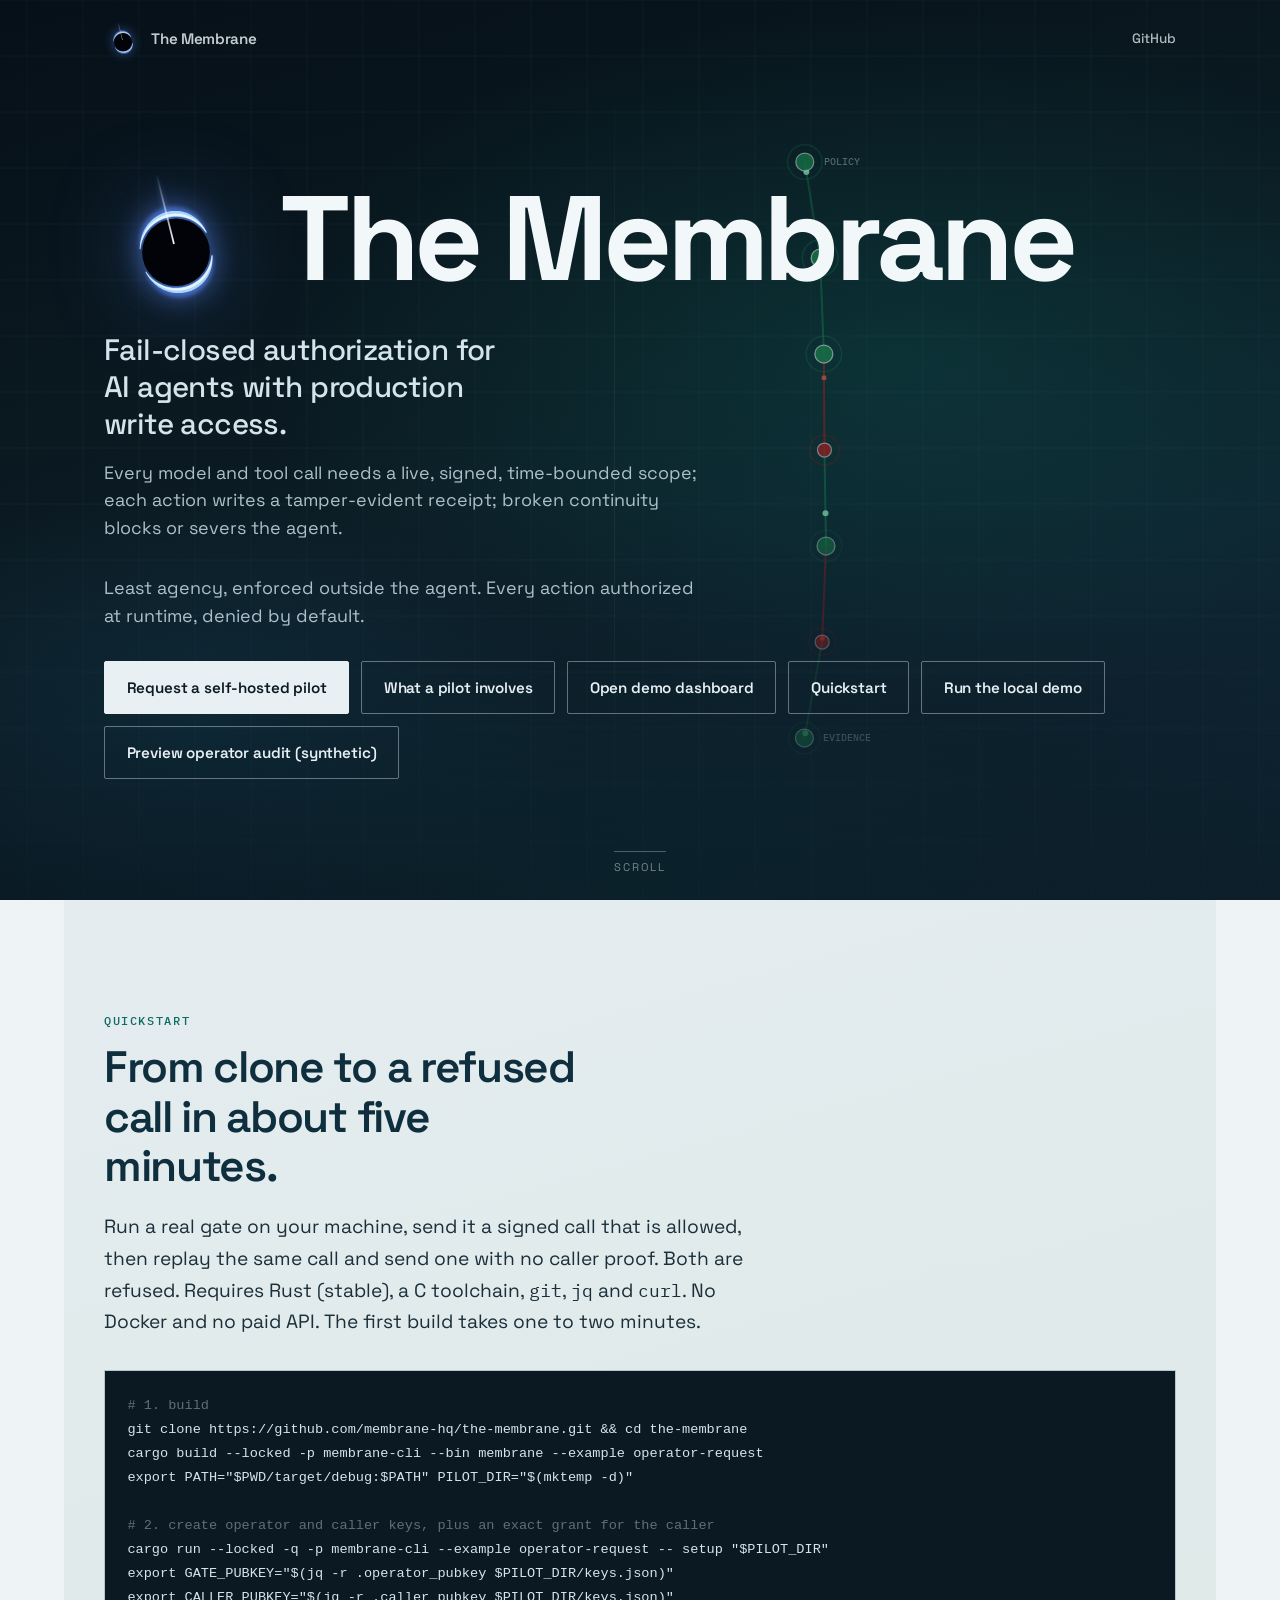
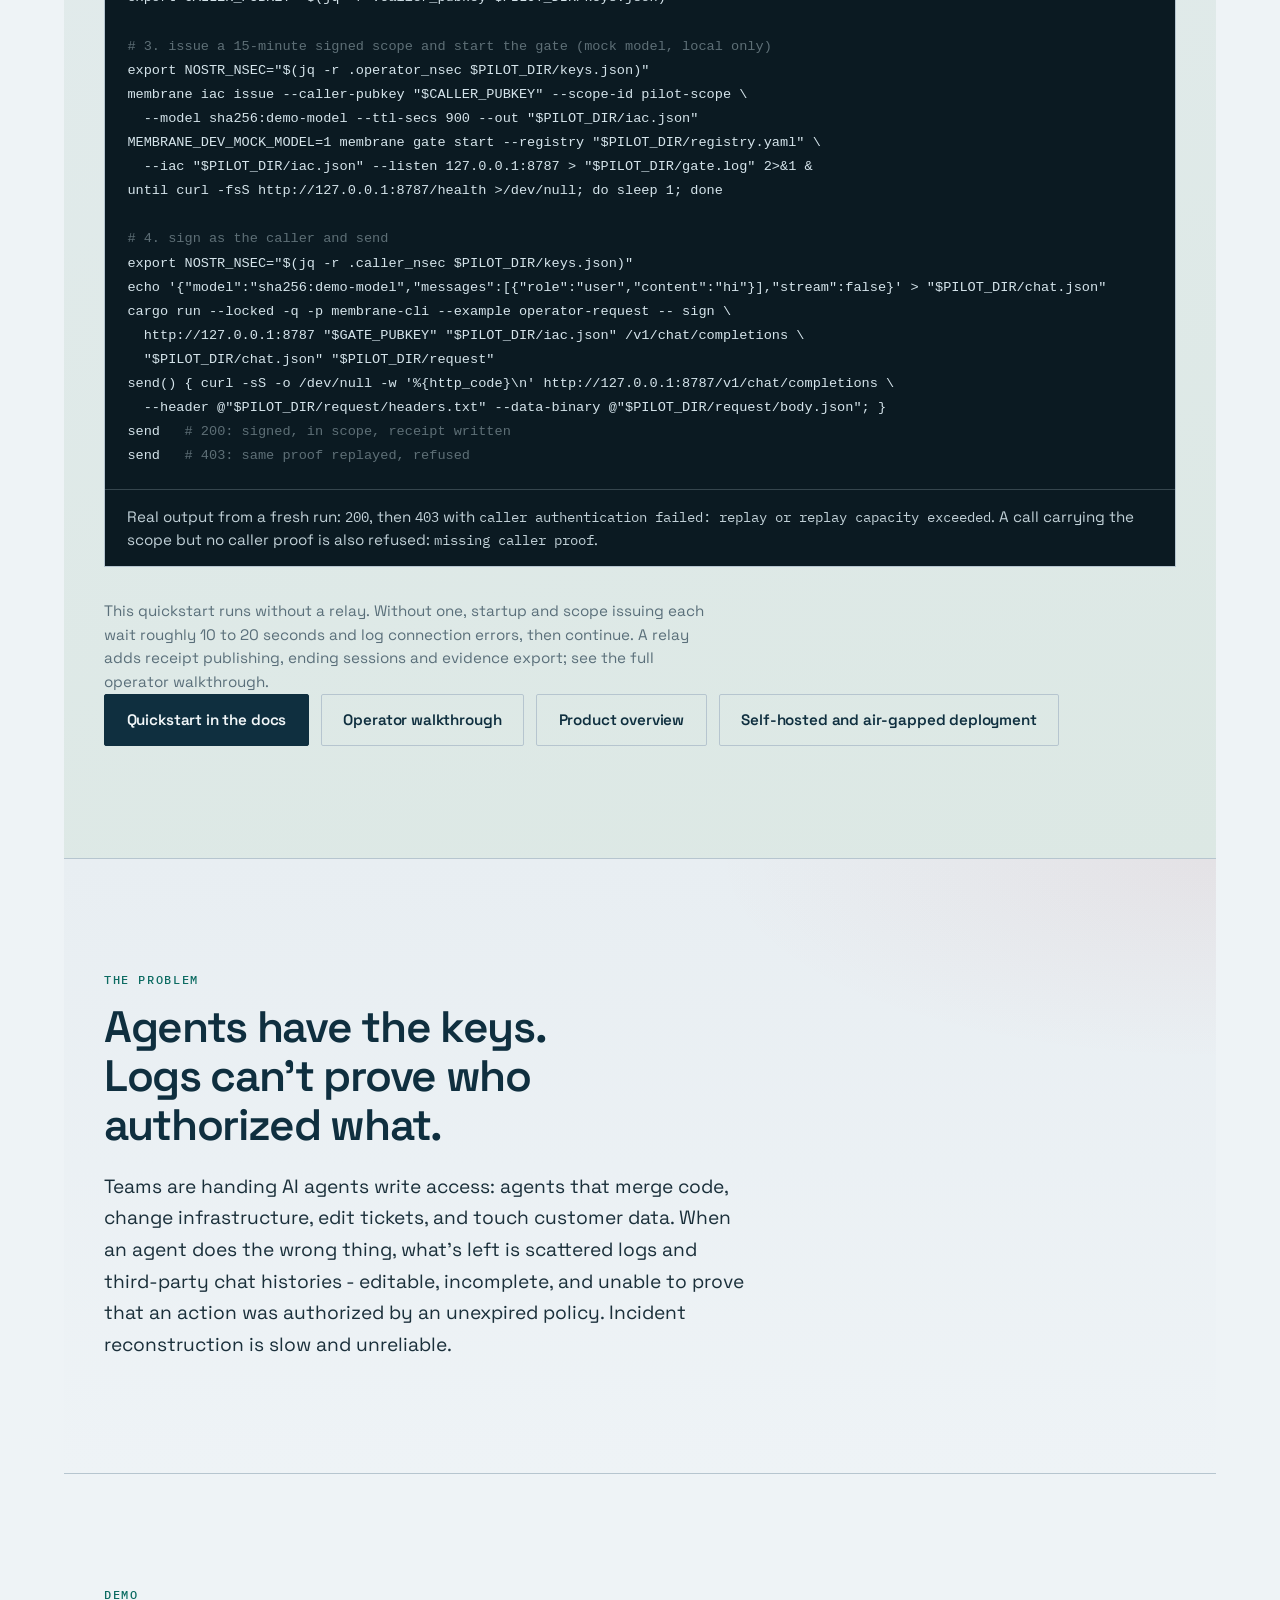
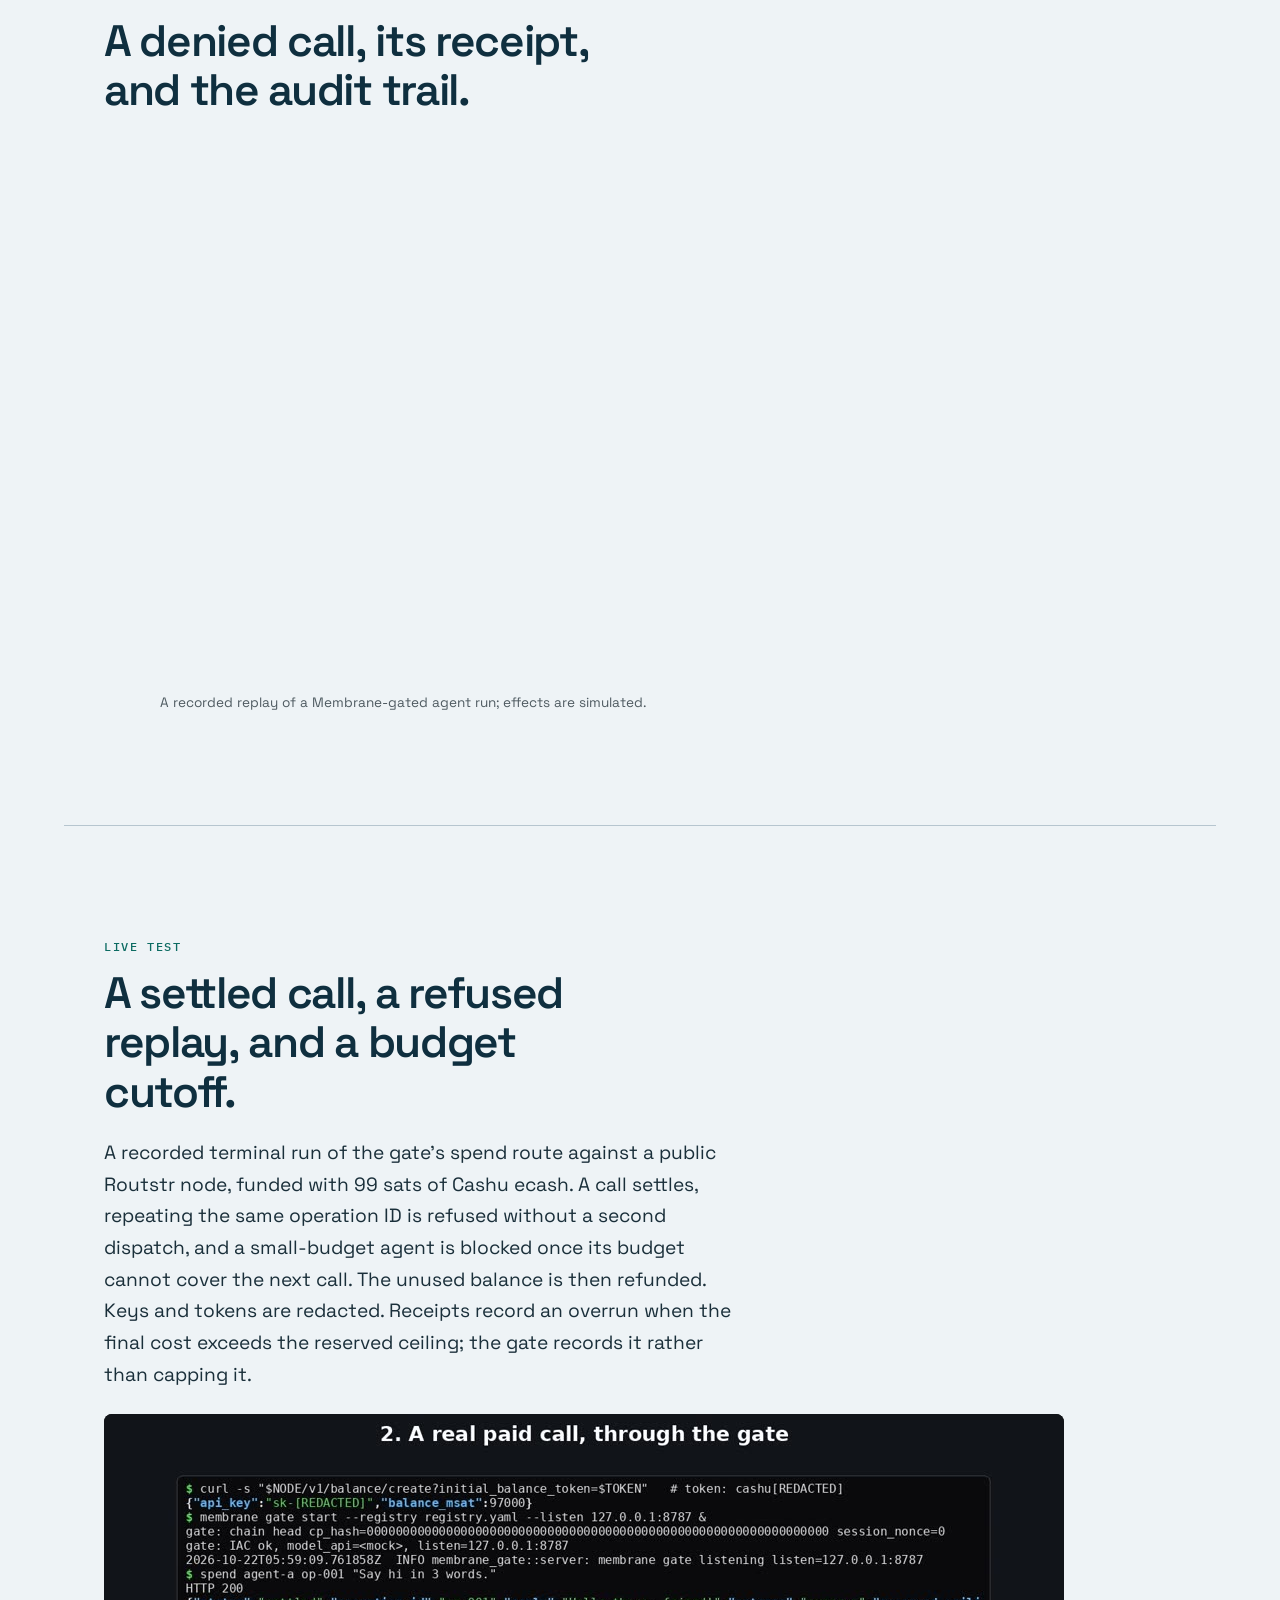
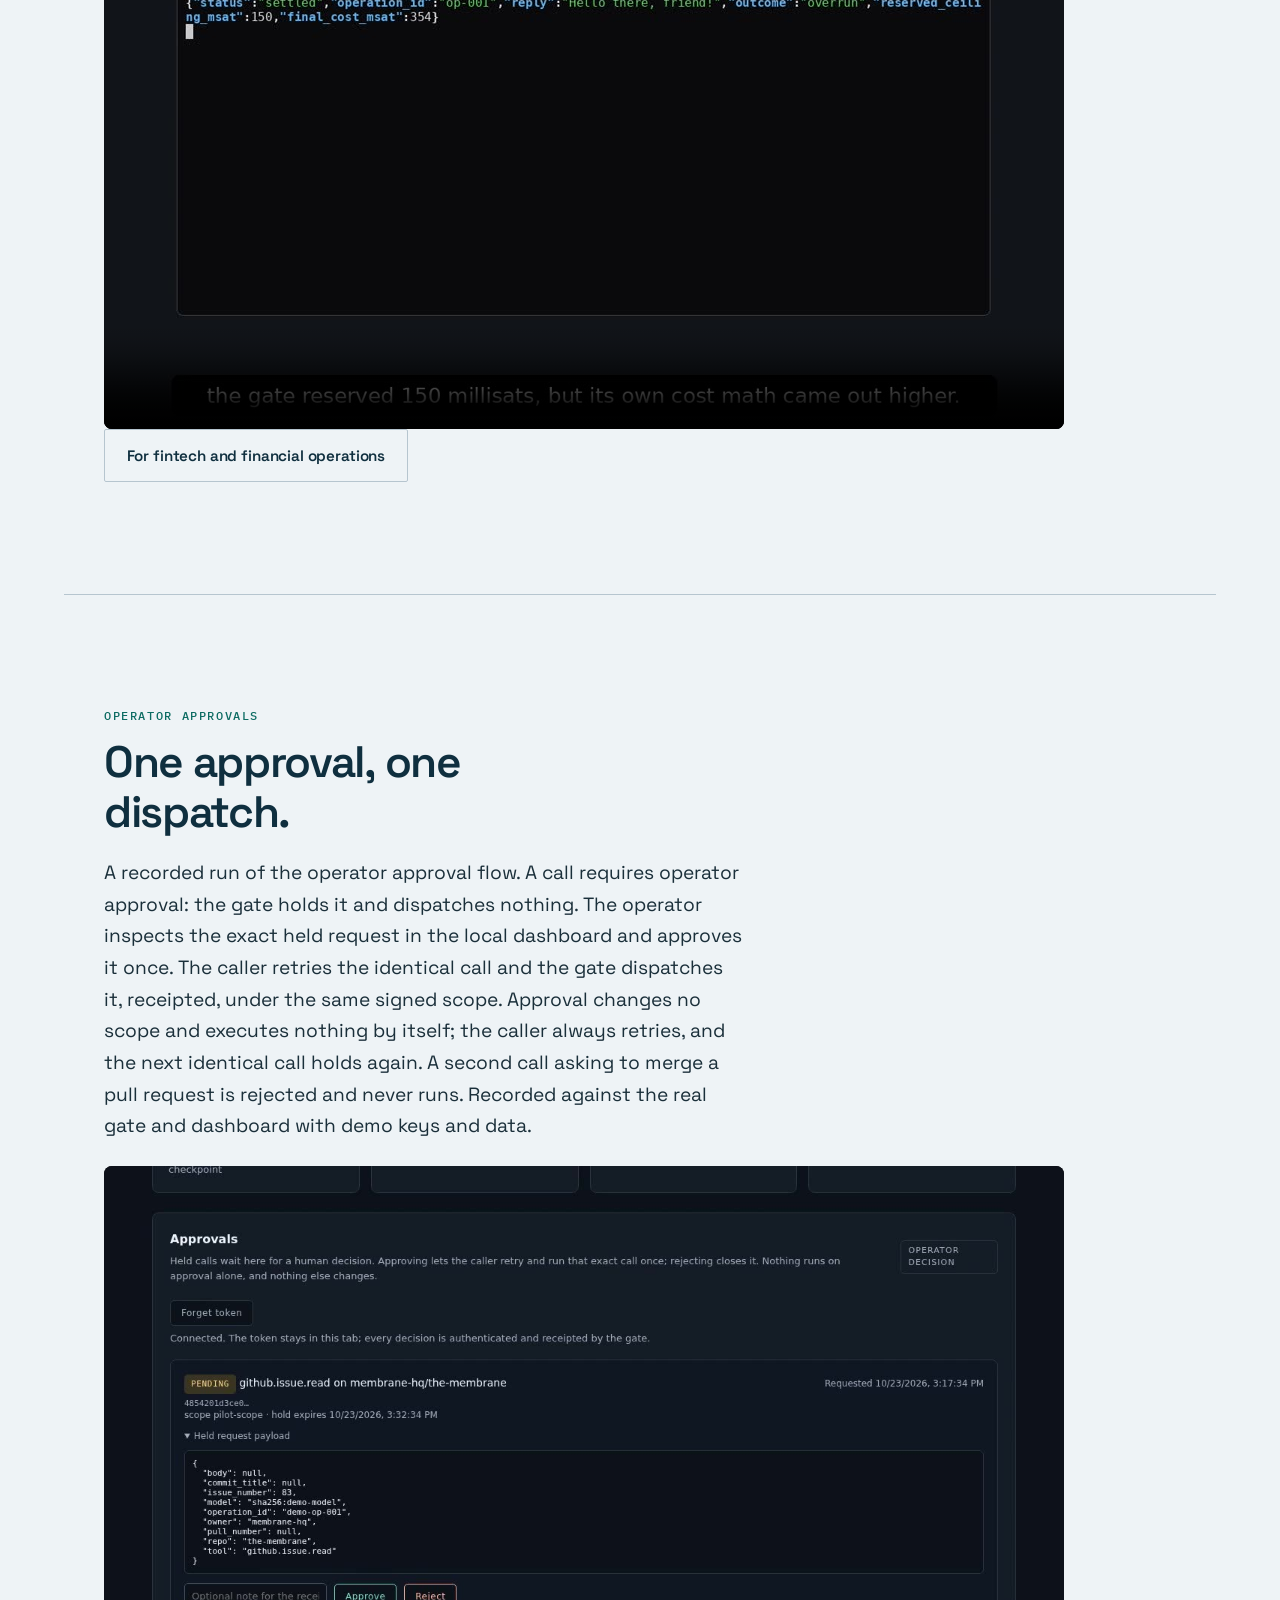
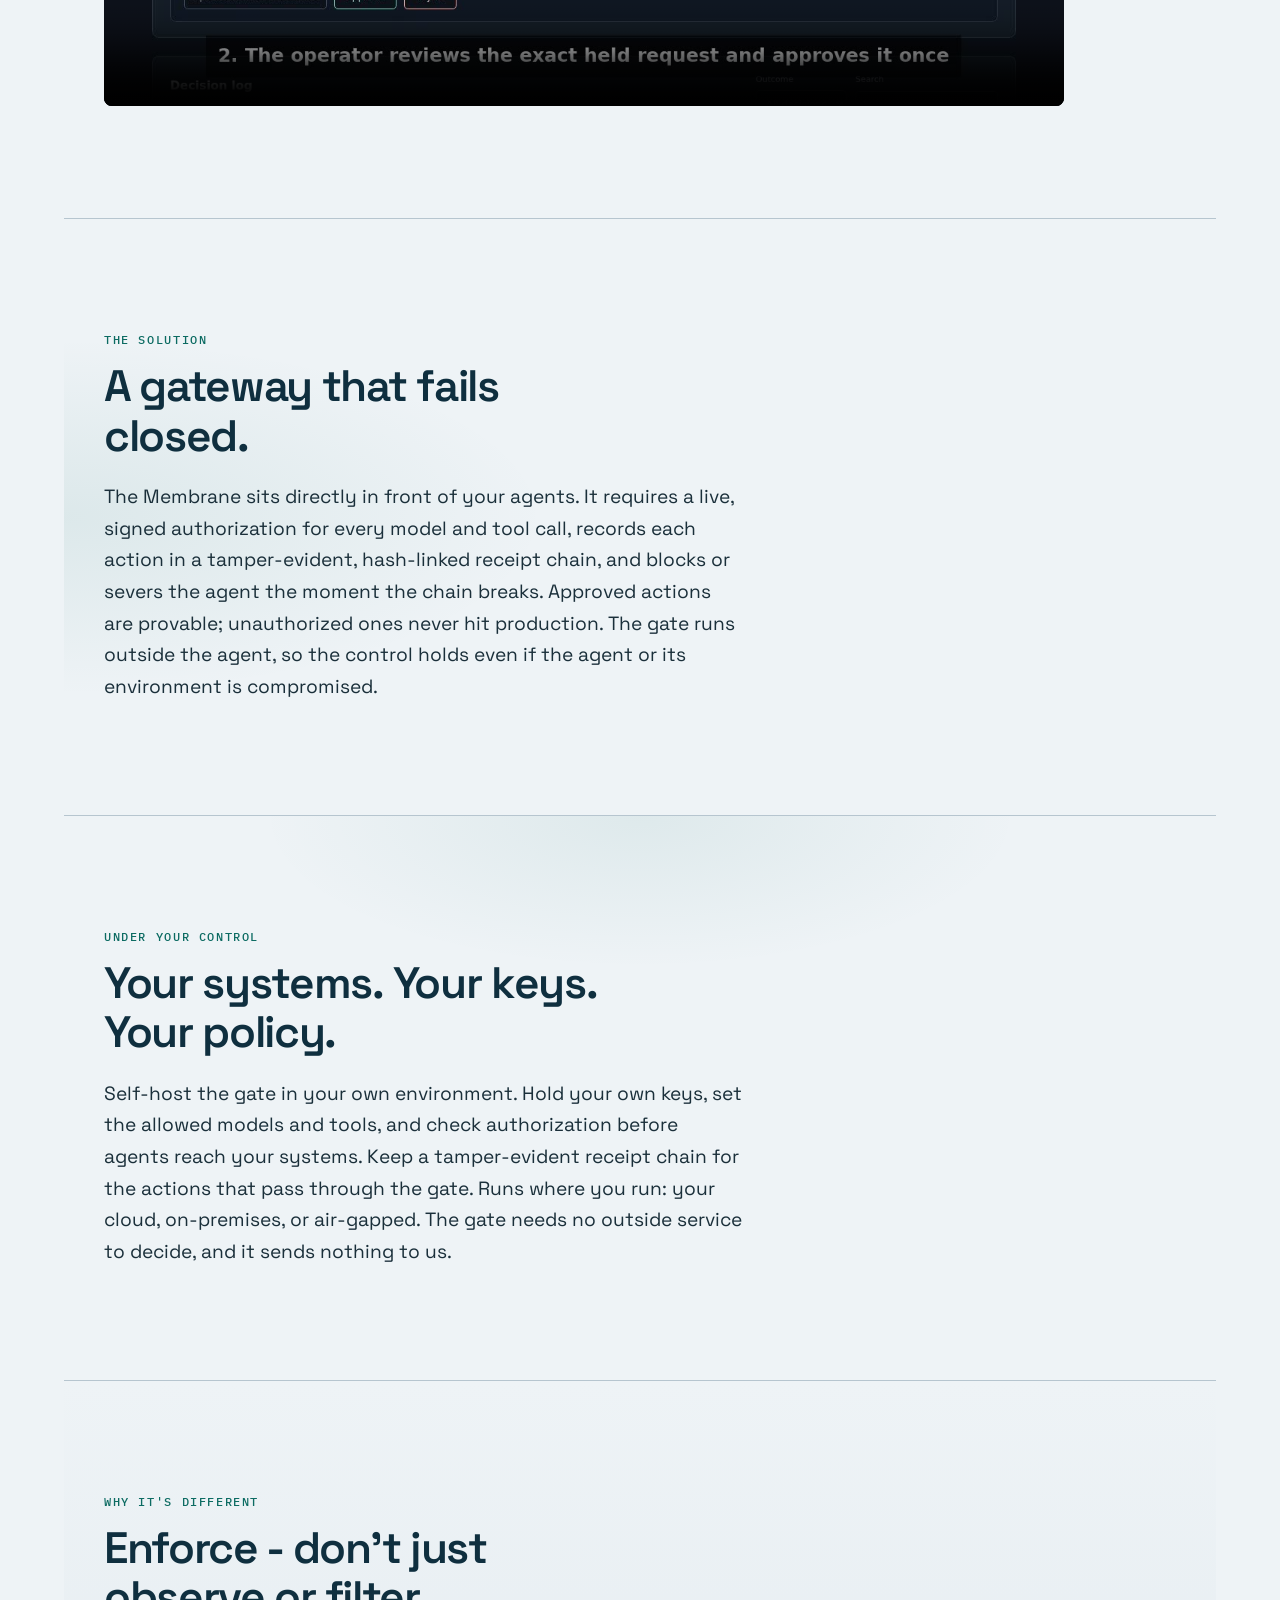
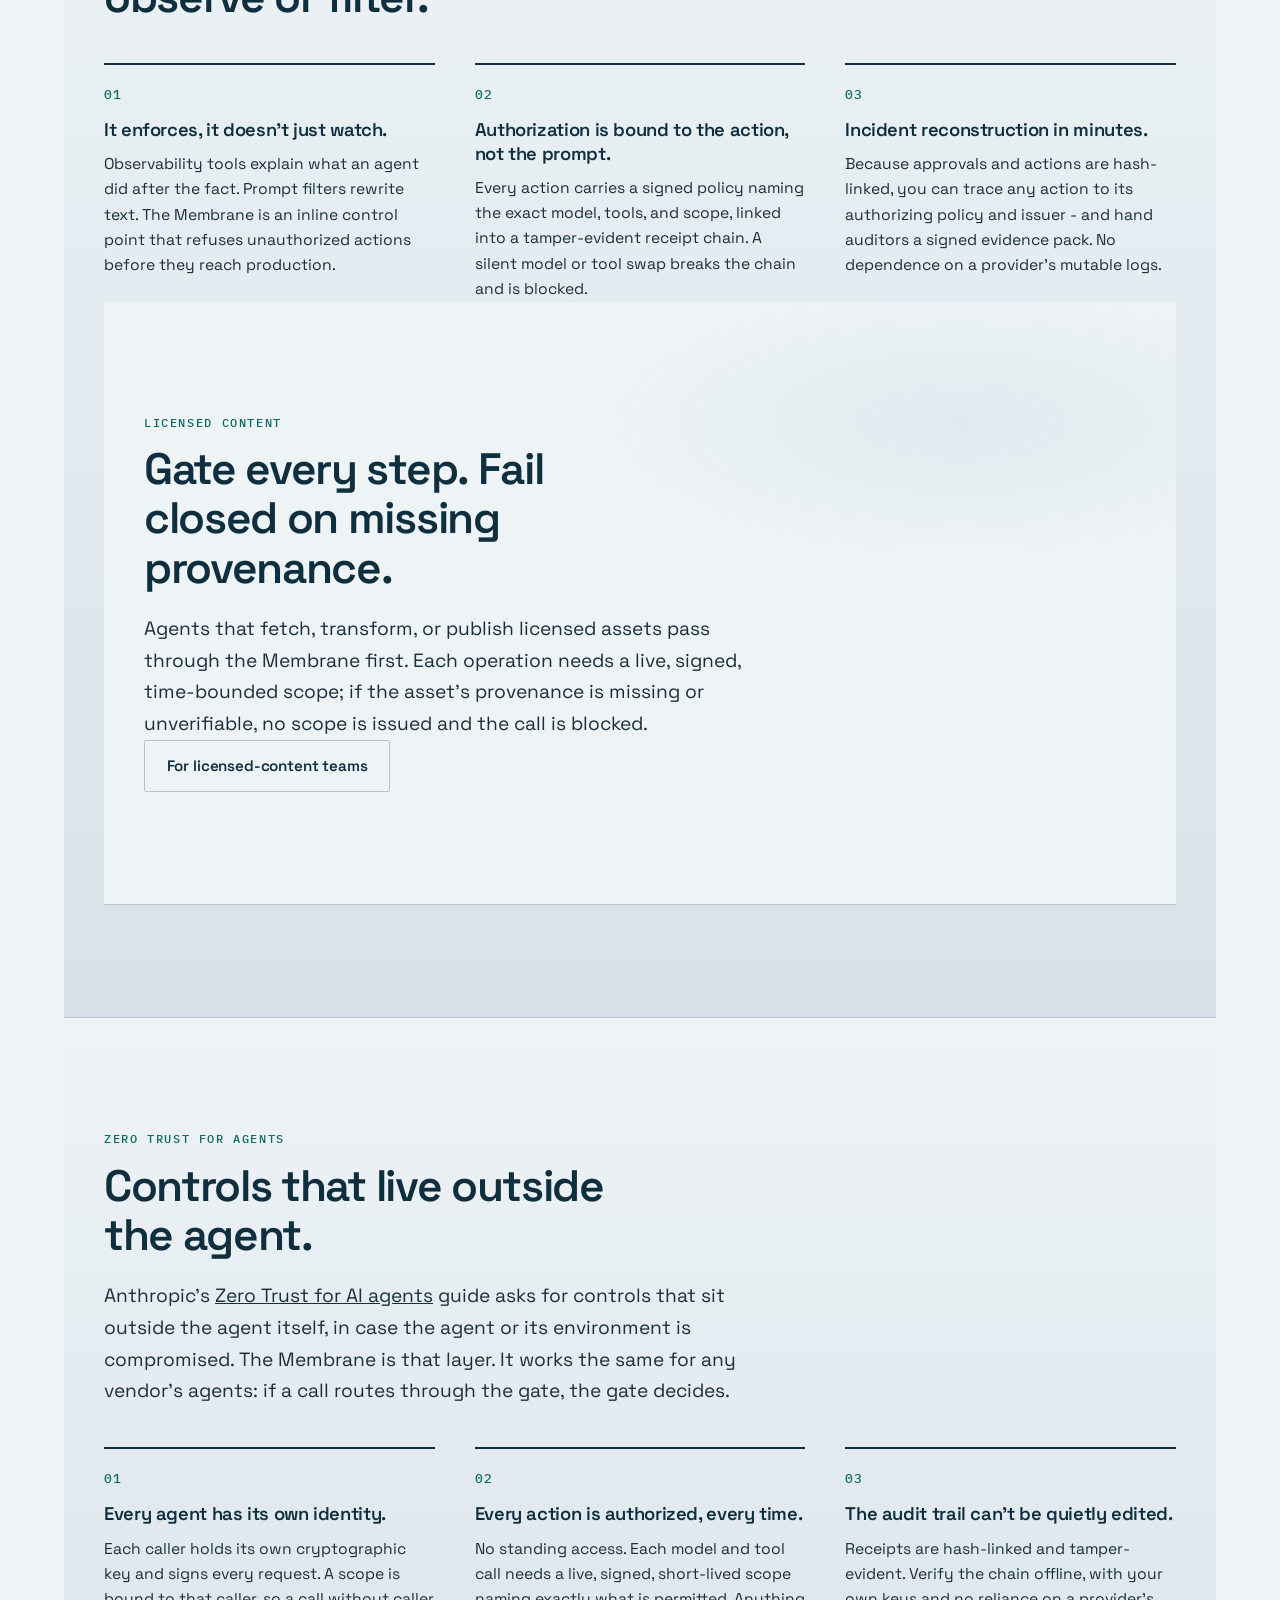
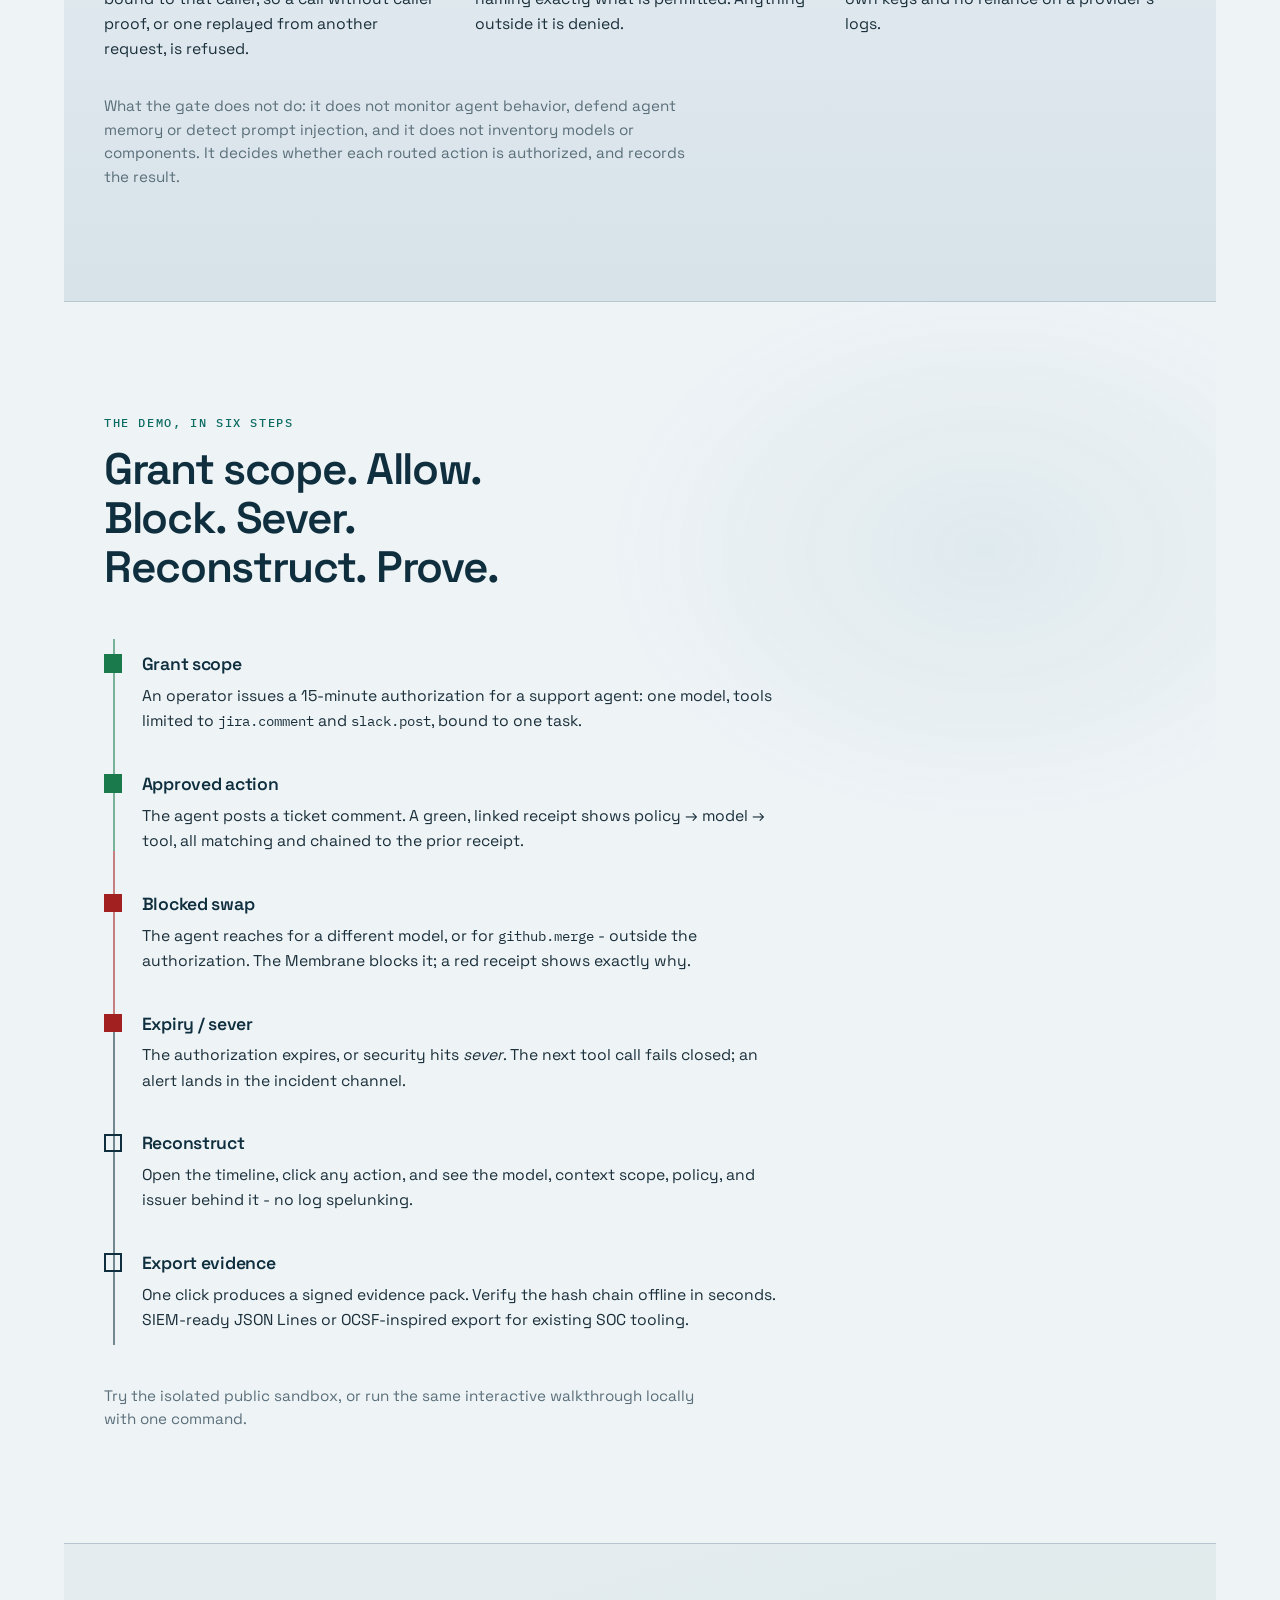
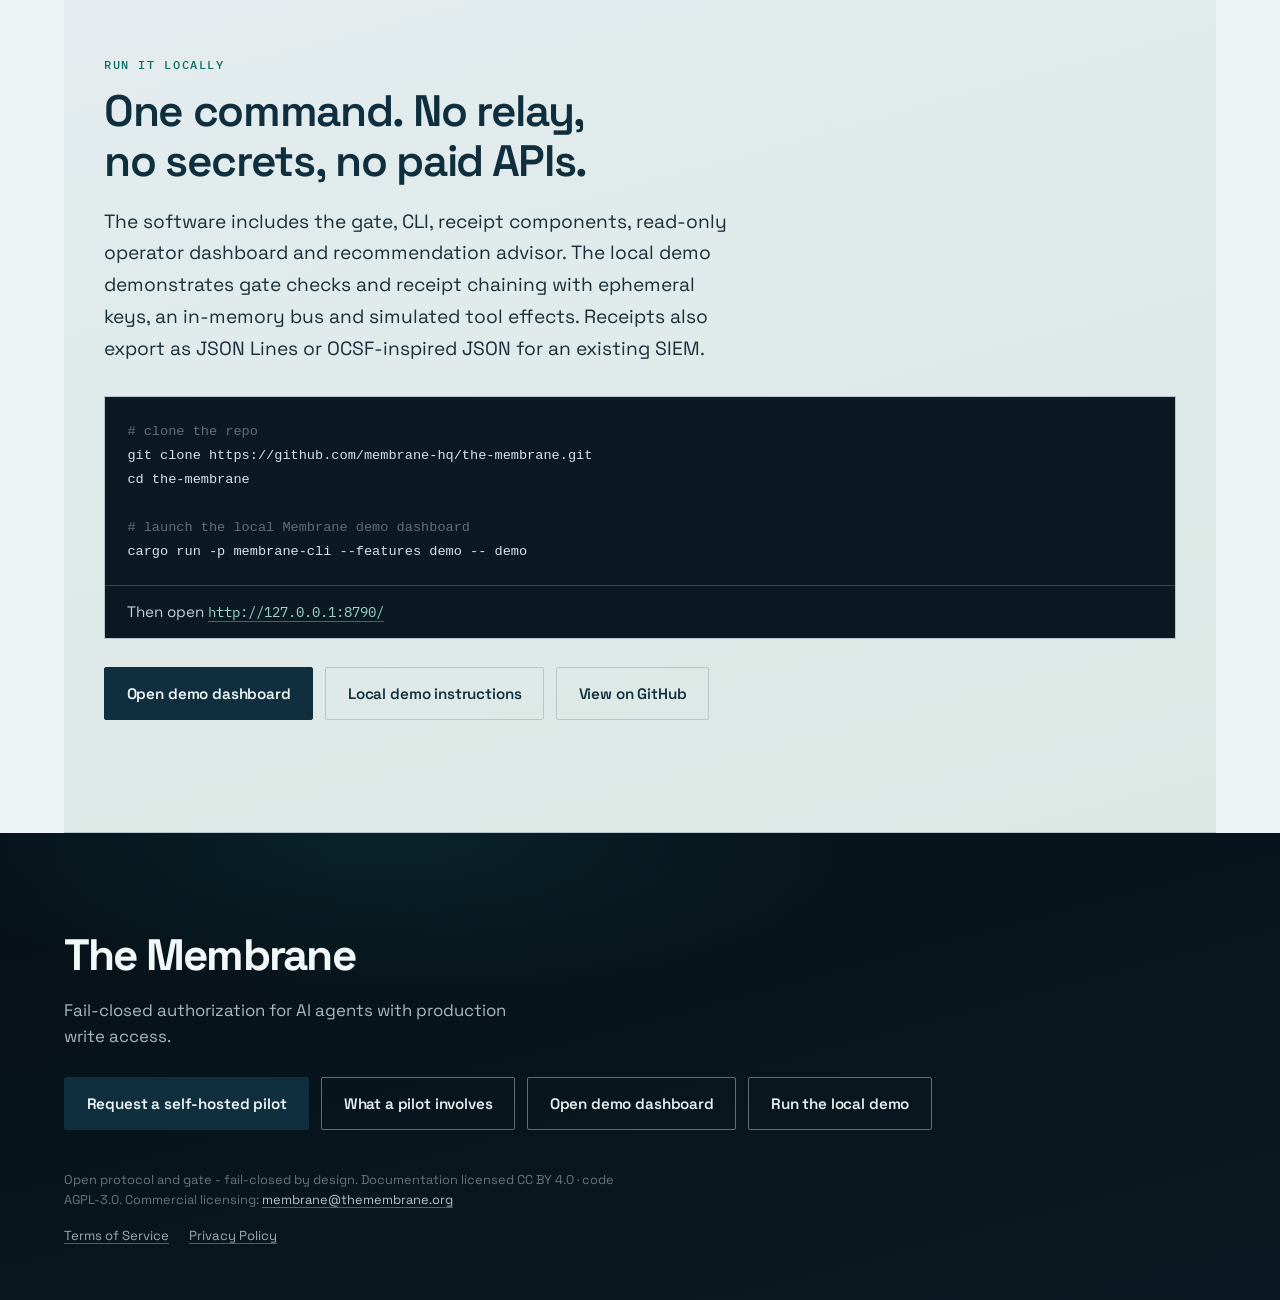
<file: index.html>
<!DOCTYPE html>
<html lang="en">
<head>
  <meta charset="utf-8" />
  <link rel="describedby" href="/llms.txt" />
  <meta name="viewport" content="width=device-width, initial-scale=1" />
  <title>The Membrane - Fail-closed authorization for AI agents with production write access</title>
  <meta name="description" content="The Membrane is a fail-closed authorization gateway for AI agents with production or operational write access. Self-hosted under the operator's keys. Live signed scopes, tamper-evident receipts, block or sever on broken continuity." />
  <meta name="theme-color" content="#0b1a22" />

  <meta property="og:type" content="website" />
  <meta property="og:title" content="The Membrane - fail-closed authorization gateway for AI agents" />
  <meta property="og:description" content="Every model and tool call needs a live, signed, time-bounded scope. Each action writes a tamper-evident receipt. Broken continuity blocks or severs the agent." />
  <meta property="og:image" content="assets/og.svg" />
  <meta name="twitter:card" content="summary_large_image" />

  <link rel="icon" href="assets/favicon.svg" type="image/svg+xml" />
  <link rel="preconnect" href="https://fonts.googleapis.com" />
  <link rel="preconnect" href="https://fonts.gstatic.com" crossorigin />
  <link href="https://fonts.googleapis.com/css2?family=Space+Grotesk:wght@400;500;600;700&family=IBM+Plex+Mono:wght@400;500;600&display=swap" rel="stylesheet" />
  <link rel="stylesheet" href="styles.css" />
</head>
<body>
  <a class="skip" href="#problem">Skip to content</a>

  <!-- ============ HERO ============ -->
  <header class="hero" id="top">
    <canvas class="gate-canvas" aria-hidden="true"></canvas>
    <div class="hero-atmosphere" aria-hidden="true"></div>

    <nav class="topbar">
      <span class="wordmark-sm"><img class="brand-mark" src="assets/logo.svg" alt="" />The Membrane</span>
      <a class="topbar-link" href="https://github.com/membrane-hq/the-membrane" rel="noopener" target="_blank">GitHub</a>
    </nav>

    <div class="hero-inner">
      <div class="hero-brand">
        <img class="hero-mark" src="assets/logo.svg" alt="" />
        <h1 class="brand">The Membrane</h1>
      </div>
      <p class="headline">Fail-closed authorization for AI agents with production write access.</p>
      <p class="subhead">Every model and tool call needs a live, signed, time-bounded scope; each action writes a tamper-evident receipt; broken continuity blocks or severs the agent.</p>
      <p class="subhead">Least agency, enforced outside the agent. Every action authorized at runtime, denied by default.</p>
      <div class="cta-group">
        <a class="btn btn-primary" href="https://github.com/membrane-hq/the-membrane/issues/new?template=pilot-request.yml" rel="noopener" target="_blank">Request a self-hosted pilot</a>
        <a class="btn btn-ghost" href="https://github.com/membrane-hq/the-membrane/blob/main/docs/pilot.md" rel="noopener" target="_blank">What a pilot involves</a>
        <a class="btn btn-ghost" href="https://demo.themembrane.org/" rel="noopener" target="_blank">Open demo dashboard</a>
        <a class="btn btn-ghost" href="#quickstart">Quickstart</a>
        <a class="btn btn-ghost" href="#run">Run the local demo</a>
        <a class="btn btn-ghost" href="/operator-dashboard/">Preview operator audit (synthetic)</a>
      </div>
    </div>

    <div class="scroll-cue" aria-hidden="true"><span>Scroll</span></div>
  </header>

  <main>
    <!-- ============ QUICKSTART ============ -->
    <section class="section section-run reveal" id="quickstart">
      <p class="eyebrow">Quickstart</p>
      <h2 class="section-title">From clone to a refused call in about five minutes.</h2>
      <p class="lede">
        Run a real gate on your machine, send it a signed call that is allowed, then replay the same
        call and send one with no caller proof. Both are refused. Requires Rust (stable), a C toolchain,
        <span class="mono">git</span>, <span class="mono">jq</span> and <span class="mono">curl</span>.
        No Docker and no paid API. The first build takes one to two minutes.
      </p>
      <div class="run-panel">
        <div class="run-steps">
          <pre class="code"><code><span class="c-dim"># 1. build</span>
git clone https://github.com/membrane-hq/the-membrane.git &amp;&amp; cd the-membrane
cargo build --locked -p membrane-cli --bin membrane --example operator-request
export PATH="$PWD/target/debug:$PATH" PILOT_DIR="$(mktemp -d)"

<span class="c-dim"># 2. create operator and caller keys, plus an exact grant for the caller</span>
cargo run --locked -q -p membrane-cli --example operator-request -- setup "$PILOT_DIR"
export GATE_PUBKEY="$(jq -r .operator_pubkey $PILOT_DIR/keys.json)"
export CALLER_PUBKEY="$(jq -r .caller_pubkey $PILOT_DIR/keys.json)"

<span class="c-dim"># 3. issue a 15-minute signed scope and start the gate (mock model, local only)</span>
export NOSTR_NSEC="$(jq -r .operator_nsec $PILOT_DIR/keys.json)"
membrane iac issue --caller-pubkey "$CALLER_PUBKEY" --scope-id pilot-scope \
  --model sha256:demo-model --ttl-secs 900 --out "$PILOT_DIR/iac.json"
MEMBRANE_DEV_MOCK_MODEL=1 membrane gate start --registry "$PILOT_DIR/registry.yaml" \
  --iac "$PILOT_DIR/iac.json" --listen 127.0.0.1:8787 &gt; "$PILOT_DIR/gate.log" 2&gt;&amp;1 &amp;
until curl -fsS http://127.0.0.1:8787/health &gt;/dev/null; do sleep 1; done

<span class="c-dim"># 4. sign as the caller and send</span>
export NOSTR_NSEC="$(jq -r .caller_nsec $PILOT_DIR/keys.json)"
echo '{"model":"sha256:demo-model","messages":[{"role":"user","content":"hi"}],"stream":false}' &gt; "$PILOT_DIR/chat.json"
cargo run --locked -q -p membrane-cli --example operator-request -- sign \
  http://127.0.0.1:8787 "$GATE_PUBKEY" "$PILOT_DIR/iac.json" /v1/chat/completions \
  "$PILOT_DIR/chat.json" "$PILOT_DIR/request"
send() { curl -sS -o /dev/null -w '%{http_code}\n' http://127.0.0.1:8787/v1/chat/completions \
  --header @"$PILOT_DIR/request/headers.txt" --data-binary @"$PILOT_DIR/request/body.json"; }
send   <span class="c-dim"># 200: signed, in scope, receipt written</span>
send   <span class="c-dim"># 403: same proof replayed, refused</span></code></pre>
          <p class="run-open">Real output from a fresh run: <span class="mono">200</span>, then <span class="mono">403</span> with
            <span class="mono">caller authentication failed: replay or replay capacity exceeded</span>. A call carrying the scope but no
            caller proof is also refused: <span class="mono">missing caller proof</span>.</p>
        </div>
      </div>
      <p class="demo-note">This quickstart runs without a relay. Without one, startup and scope issuing each wait roughly 10 to 20 seconds and log connection errors, then continue. A relay adds receipt publishing, ending sessions and evidence export; see the full operator walkthrough.</p>
      <div class="cta-group">
        <a class="btn btn-primary" href="https://github.com/membrane-hq/the-membrane/blob/main/docs/quickstart.md" rel="noopener" target="_blank">Quickstart in the docs</a>
        <a class="btn btn-ghost" href="https://github.com/membrane-hq/the-membrane/blob/main/docs/operator-walkthrough.md" rel="noopener" target="_blank">Operator walkthrough</a>
        <a class="btn btn-ghost" href="https://github.com/membrane-hq/the-membrane/blob/main/docs/product.md" rel="noopener" target="_blank">Product overview</a>
        <a class="btn btn-ghost" href="https://github.com/membrane-hq/the-membrane/blob/main/docs/reference-stack.md" rel="noopener" target="_blank">Self-hosted and air-gapped deployment</a>
      </div>
    </section>

    <!-- ============ PROBLEM ============ -->
    <section class="section section-problem reveal" id="problem">
      <p class="eyebrow">The problem</p>
      <h2 class="section-title">Agents have the keys. Logs can't prove who authorized what.</h2>
      <p class="lede">
        Teams are handing AI agents write access: agents that merge code, change
        infrastructure, edit tickets, and touch customer data. When an agent does the wrong thing,
        what's left is scattered logs and third-party chat histories - editable, incomplete, and
        unable to prove that an action was authorized by an unexpired policy. Incident reconstruction
        is slow and unreliable.
      </p>
    </section>

    <!-- ============ VIDEO ============ -->
    <section class="section section-video reveal" id="video">
      <p class="eyebrow">Demo</p>
      <h2 class="section-title">A denied call, its receipt, and the audit trail.</h2>
      <div style="position:relative;width:100%;max-width:960px;margin:1.5rem auto 0;aspect-ratio:16/9;">
        <iframe src="https://www.youtube.com/embed/Bp3tQ_PMX-0" title="The Membrane demo: scope issued, tool call allowed, out-of-policy call blocked, audit replay and evidence verification" style="position:absolute;inset:0;width:100%;height:100%;border:0;border-radius:8px;" allow="accelerometer; autoplay; clipboard-write; encrypted-media; gyroscope; picture-in-picture" allowfullscreen></iframe>
      </div>
      <p style="max-width:960px;margin:0.75rem auto 0;font-size:0.85rem;opacity:0.7;">A recorded replay of a Membrane-gated agent run; effects are simulated.</p>
    </section>

    <!-- ============ LIVE TEST ============ -->
    <section class="section section-live-test reveal" id="live-test">
      <p class="eyebrow">Live test</p>
      <h2 class="section-title">A settled call, a refused replay, and a budget cutoff.</h2>
      <p class="lede">
        A recorded terminal run of the gate's spend route against a public Routstr node, funded with
        99 sats of Cashu ecash. A call settles, repeating the same operation ID is refused without a
        second dispatch, and a small-budget agent is blocked once its budget cannot cover the next
        call. The unused balance is then refunded. Keys and tokens are redacted. Receipts record an
        overrun when the final cost exceeds the reserved ceiling; the gate records it rather than
        capping it.
      </p>
      <video class="live-test-video" controls preload="metadata" poster="assets/membrane-live-test-poster.jpg">
        <source src="assets/membrane-live-test.mp4" type="video/mp4" />
        <track kind="captions" src="assets/membrane-live-test.vtt" srclang="en" label="English" default />
      </video>
      <div class="cta-group">
        <a class="btn btn-ghost" href="/for-fintech/">For fintech and financial operations</a>
      </div>
    </section>

    <!-- ============ APPROVAL FLOW ============ -->
    <section class="section section-live-test reveal" id="approvals">
      <p class="eyebrow">Operator approvals</p>
      <h2 class="section-title">One approval, one dispatch.</h2>
      <p class="lede">
        A recorded run of the operator approval flow. A call requires operator approval: the gate
        holds it and dispatches nothing. The operator inspects the exact held request in the local
        dashboard and approves it once. The caller retries the identical call and the gate dispatches
        it, receipted, under the same signed scope. Approval changes no scope and executes nothing by
        itself; the caller always retries, and the next identical call holds again. A second call
        asking to merge a pull request is rejected and never runs. Recorded against the real gate
        and dashboard with demo keys and data.
      </p>
      <video class="live-test-video" controls preload="metadata" poster="assets/membrane-approval-flow-poster.jpg" aria-label="The Membrane operator approval flow: a held call, an operator approval, one receipted retry, and a rejected merge">
        <source src="assets/membrane-approval-flow.mp4?v=20261023" type="video/mp4" />
        <track kind="captions" src="assets/membrane-approval-flow.vtt?v=20261023" srclang="en" label="English" default />
      </video>
    </section>

    <!-- ============ SOLUTION ============ -->
    <section class="section section-solution reveal" id="solution">
      <p class="eyebrow">The solution</p>
      <h2 class="section-title">A gateway that fails closed.</h2>
      <p class="lede">
        The Membrane sits directly in front of your agents. It requires a live, signed authorization for
        every model and tool call, records each action in a tamper-evident, hash-linked receipt chain,
        and blocks or severs the agent the moment the chain breaks. Approved actions are provable;
        unauthorized ones never hit production. The gate runs outside the agent, so the control holds
        even if the agent or its environment is compromised.
      </p>
    </section>

    <!-- ============ WHO ============ -->
    <section class="section section-audience reveal" id="who">
      <p class="eyebrow">Under your control</p>
      <h2 class="section-title">Your systems. Your keys. Your policy.</h2>
      <p class="lede">
        Self-host the gate in your own environment. Hold your own keys, set the allowed models and
        tools, and check authorization before agents reach your systems. Keep a tamper-evident
        receipt chain for the actions that pass through the gate.
        Runs where you run: your cloud, on-premises, or air-gapped. The gate needs no outside
        service to decide, and it sends nothing to us.
      </p>
    </section>

    <!-- ============ DIFFERENTIATORS ============ -->
    <section class="section section-diff reveal" id="how">
      <p class="eyebrow">Why it's different</p>
      <h2 class="section-title">Enforce - don't just observe or filter.</h2>
      <div class="diff-grid">
        <div class="diff-item">
          <span class="diff-num">01</span>
          <h3>It enforces, it doesn't just watch.</h3>
          <p>Observability tools explain what an agent did after the fact. Prompt filters rewrite text.
            The Membrane is an inline control point that refuses unauthorized actions before they reach
            production.</p>
        </div>
        <div class="diff-item">
          <span class="diff-num">02</span>
          <h3>Authorization is bound to the action, not the prompt.</h3>
          <p>Every action carries a signed policy naming the exact model, tools, and scope, linked into
            a tamper-evident receipt chain. A silent model or tool swap breaks the chain and is blocked.</p>
        </div>
        <div class="diff-item">
          <span class="diff-num">03</span>
          <h3>Incident reconstruction in minutes.</h3>
          <p>Because approvals and actions are hash-linked, you can trace any action to its authorizing
            policy and issuer - and hand auditors a signed evidence pack. No dependence on a provider's
            mutable logs.</p>
        </div>
      </div>
      

      
    <!-- ============ LICENSED CONTENT ============ -->
      
    <section class="section section-demo reveal" id="licensed-content">
      
      <p class="eyebrow">Licensed content</p>
      
      <h2 class="section-title">Gate every step. Fail closed on missing provenance.</h2>
      
      <p class="lede">Agents that fetch, transform, or publish licensed assets pass through the Membrane first. Each operation needs a live, signed, time-bounded scope; if the asset's provenance is missing or unverifiable, no scope is issued and the call is blocked.</p>
      <div class="cta-group">
        <a class="btn btn-ghost" href="/for-ip/">For licensed-content teams</a>
      </div>

    </section>
      









    </section>

    <!-- ============ ZERO TRUST ============ -->
    <section class="section section-diff reveal" id="zero-trust">
      <p class="eyebrow">Zero trust for agents</p>
      <h2 class="section-title">Controls that live outside the agent.</h2>
      <p class="lede">
        Anthropic's <a href="https://claude.com/resources/guides/zero-trust-for-ai-agents" rel="noopener" target="_blank">Zero Trust for AI agents</a>
        guide asks for controls that sit outside the agent itself, in case the agent or its environment
        is compromised. The Membrane is that layer. It works the same for any vendor's agents: if a call
        routes through the gate, the gate decides.
      </p>
      <div class="diff-grid">
        <div class="diff-item">
          <span class="diff-num">01</span>
          <h3>Every agent has its own identity.</h3>
          <p>Each caller holds its own cryptographic key and signs every request. A scope is bound to that
            caller, so a call without caller proof, or one replayed from another request, is refused.</p>
        </div>
        <div class="diff-item">
          <span class="diff-num">02</span>
          <h3>Every action is authorized, every time.</h3>
          <p>No standing access. Each model and tool call needs a live, signed, short-lived scope naming
            exactly what is permitted. Anything outside it is denied.</p>
        </div>
        <div class="diff-item">
          <span class="diff-num">03</span>
          <h3>The audit trail can't be quietly edited.</h3>
          <p>Receipts are hash-linked and tamper-evident. Verify the chain offline, with your own keys and
            no reliance on a provider's logs.</p>
        </div>
      </div>
      <p class="demo-note">What the gate does not do: it does not monitor agent behavior, defend agent
        memory or detect prompt injection, and it does not inventory models or components. It decides
        whether each routed action is authorized, and records the result.</p>
    </section>

    <!-- ============ DEMO STORY ============ -->
    <section class="section section-demo reveal" id="demo">
      <p class="eyebrow">The demo, in six steps</p>
      <h2 class="section-title">Grant scope. Allow. Block. Sever. Reconstruct. Prove.</h2>
      <ol class="demo-chain" aria-label="Six-step demo narrative">
        <li class="step step-allow">
          <span class="step-state" aria-hidden="true"></span>
          <div class="step-body">
            <h3>Grant scope</h3>
            <p>An operator issues a 15-minute authorization for a support agent: one model, tools limited
              to <span class="mono">jira.comment</span> and <span class="mono">slack.post</span>, bound to one task.</p>
          </div>
        </li>
        <li class="step step-allow">
          <span class="step-state" aria-hidden="true"></span>
          <div class="step-body">
            <h3>Approved action</h3>
            <p>The agent posts a ticket comment. A green, linked receipt shows policy → model → tool, all
              matching and chained to the prior receipt.</p>
          </div>
        </li>
        <li class="step step-block">
          <span class="step-state" aria-hidden="true"></span>
          <div class="step-body">
            <h3>Blocked swap</h3>
            <p>The agent reaches for a different model, or for <span class="mono">github.merge</span> -
              outside the authorization. The Membrane blocks it; a red receipt shows exactly why.</p>
          </div>
        </li>
        <li class="step step-block">
          <span class="step-state" aria-hidden="true"></span>
          <div class="step-body">
            <h3>Expiry / sever</h3>
            <p>The authorization expires, or security hits <em>sever</em>. The next tool call fails closed;
              an alert lands in the incident channel.</p>
          </div>
        </li>
        <li class="step step-neutral">
          <span class="step-state" aria-hidden="true"></span>
          <div class="step-body">
            <h3>Reconstruct</h3>
            <p>Open the timeline, click any action, and see the model, context scope, policy,
              and issuer behind it - no log spelunking.</p>
          </div>
        </li>
        <li class="step step-neutral">
          <span class="step-state" aria-hidden="true"></span>
          <div class="step-body">
            <h3>Export evidence</h3>
            <p>One click produces a signed evidence pack. Verify the hash chain offline in seconds.
              SIEM-ready JSON Lines or OCSF-inspired export for existing SOC tooling.</p>
          </div>
        </li>
      </ol>
      <p class="demo-note">Try the isolated public sandbox, or run the same interactive walkthrough locally with one command.</p>
    </section>

    <!-- ============ RUN LOCALLY ============ -->
    <section class="section section-run reveal" id="run">
      <p class="eyebrow">Run it locally</p>
      <h2 class="section-title">One command. No relay, no secrets, no paid APIs.</h2>
      <p class="lede">
        The software includes the gate, CLI, receipt components, read-only operator dashboard and
        recommendation advisor. The local demo demonstrates gate checks and receipt chaining
        with ephemeral keys, an in-memory bus and simulated tool effects.
        Receipts also export as JSON Lines or OCSF-inspired JSON for an existing SIEM.
      </p>
      <div class="run-panel">
        <div class="run-steps">
          <pre class="code"><code><span class="c-dim"># clone the repo</span>
git clone https://github.com/membrane-hq/the-membrane.git
cd the-membrane

<span class="c-dim"># launch the local Membrane demo dashboard</span>
cargo run -p membrane-cli --features demo -- demo</code></pre>
          <p class="run-open">Then open <a class="mono" href="http://127.0.0.1:8790/">http://127.0.0.1:8790/</a></p>
        </div>
      </div>
      <div class="cta-group">
        <a class="btn btn-primary" href="https://demo.themembrane.org/" rel="noopener" target="_blank">Open demo dashboard</a>
        <a class="btn btn-ghost" href="https://github.com/membrane-hq/the-membrane#local-demo-dashboard" rel="noopener" target="_blank">Local demo instructions</a>
        <a class="btn btn-ghost" href="https://github.com/membrane-hq/the-membrane" rel="noopener" target="_blank">View on GitHub</a>
      </div>
    </section>
  </main>

  <!-- ============ FOOTER CTA ============ -->
  <footer class="footer">
    <div class="footer-inner">
      <p class="footer-brand">The Membrane</p>
      <p class="footer-tag">Fail-closed authorization for AI agents with production write access.</p>
      <div class="cta-group">
        <a class="btn btn-primary" href="https://github.com/membrane-hq/the-membrane/issues/new?template=pilot-request.yml" rel="noopener" target="_blank">Request a self-hosted pilot</a>
        <a class="btn btn-ghost" href="https://github.com/membrane-hq/the-membrane/blob/main/docs/pilot.md" rel="noopener" target="_blank">What a pilot involves</a>
        <a class="btn btn-ghost" href="https://demo.themembrane.org/" rel="noopener" target="_blank">Open demo dashboard</a>
        <a class="btn btn-ghost" href="#run">Run the local demo</a>
      </div>
      <p class="footer-meta">
        Open protocol and gate - fail-closed by design.
        Documentation licensed CC BY 4.0 · code AGPL-3.0.
        Commercial licensing: <a href="mailto:membrane@themembrane.org">membrane@themembrane.org</a>
      </p>
      <nav class="footer-legal" aria-label="Legal">
        <a href="/terms/">Terms of Service</a>
        <a href="/privacy/">Privacy Policy</a>
      </nav>
    </div>
  </footer>

  <script src="app.js"></script>
</body>
</html>
</file>
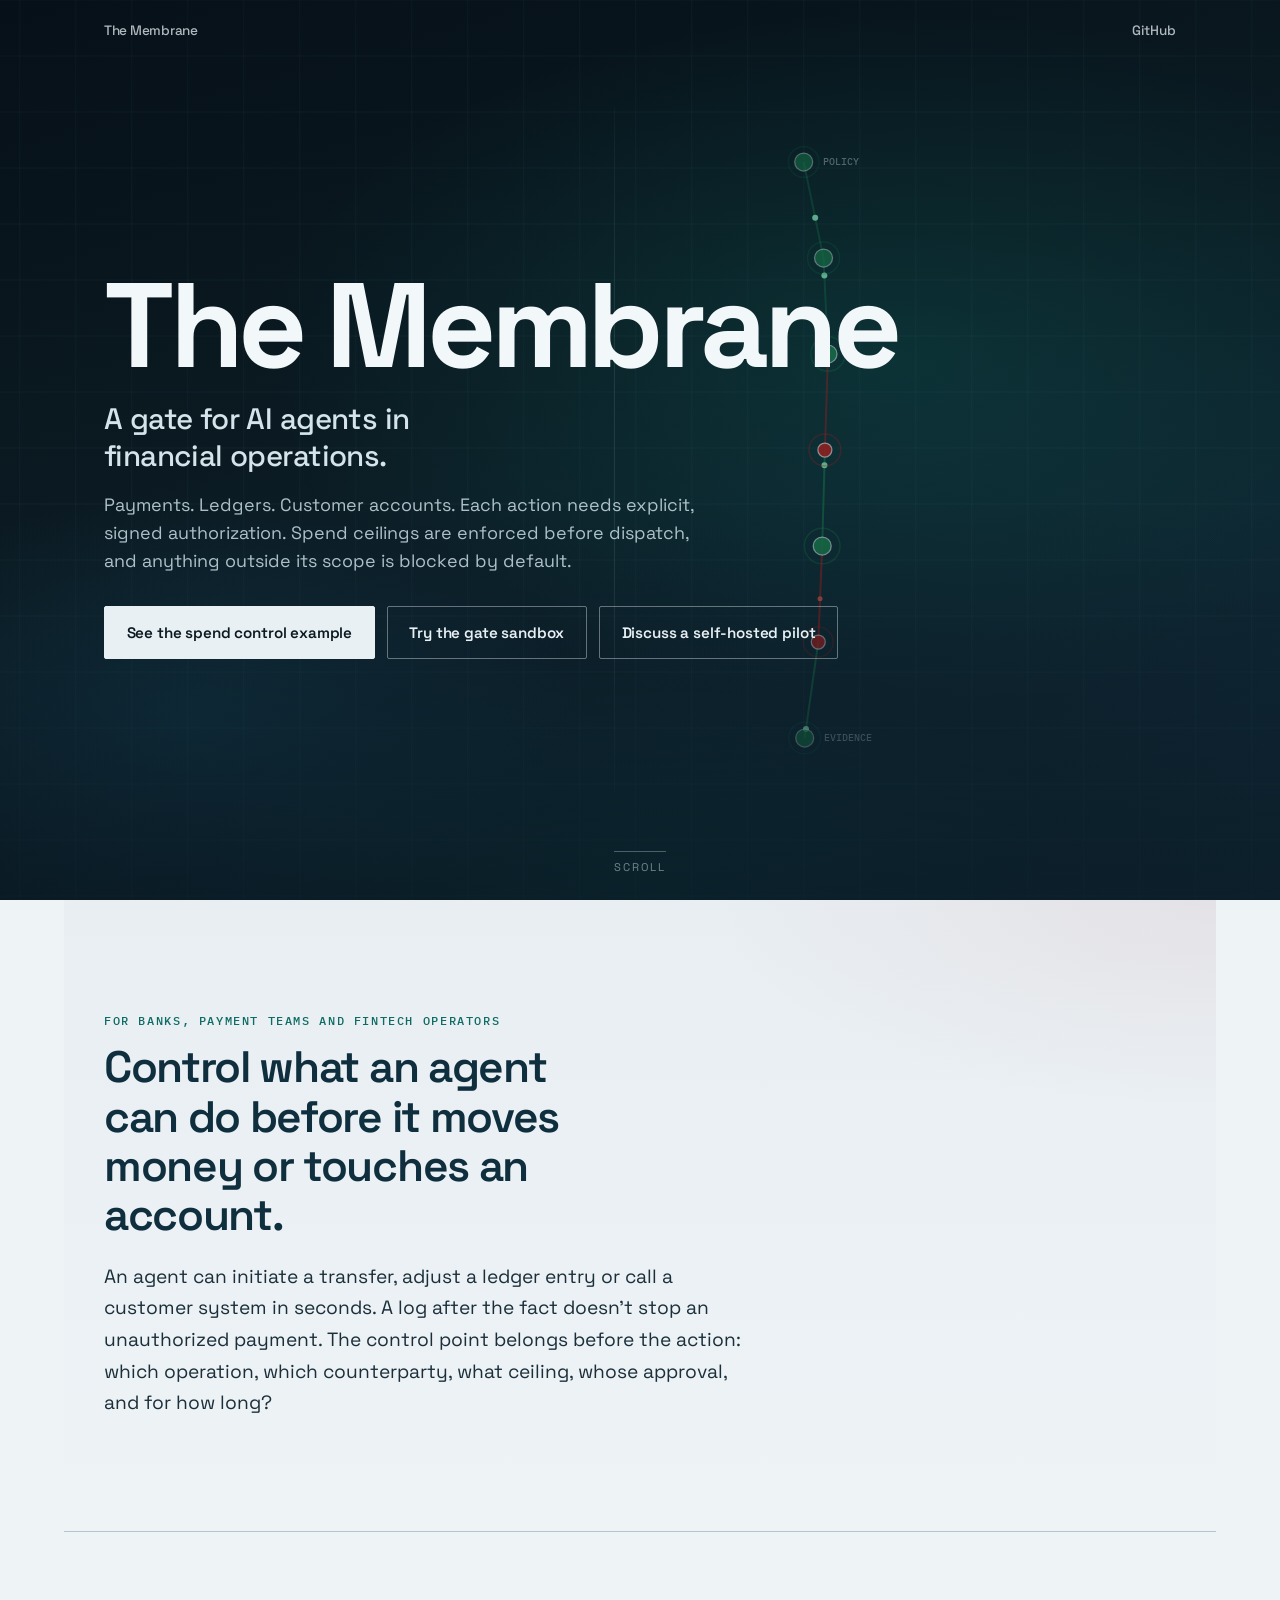
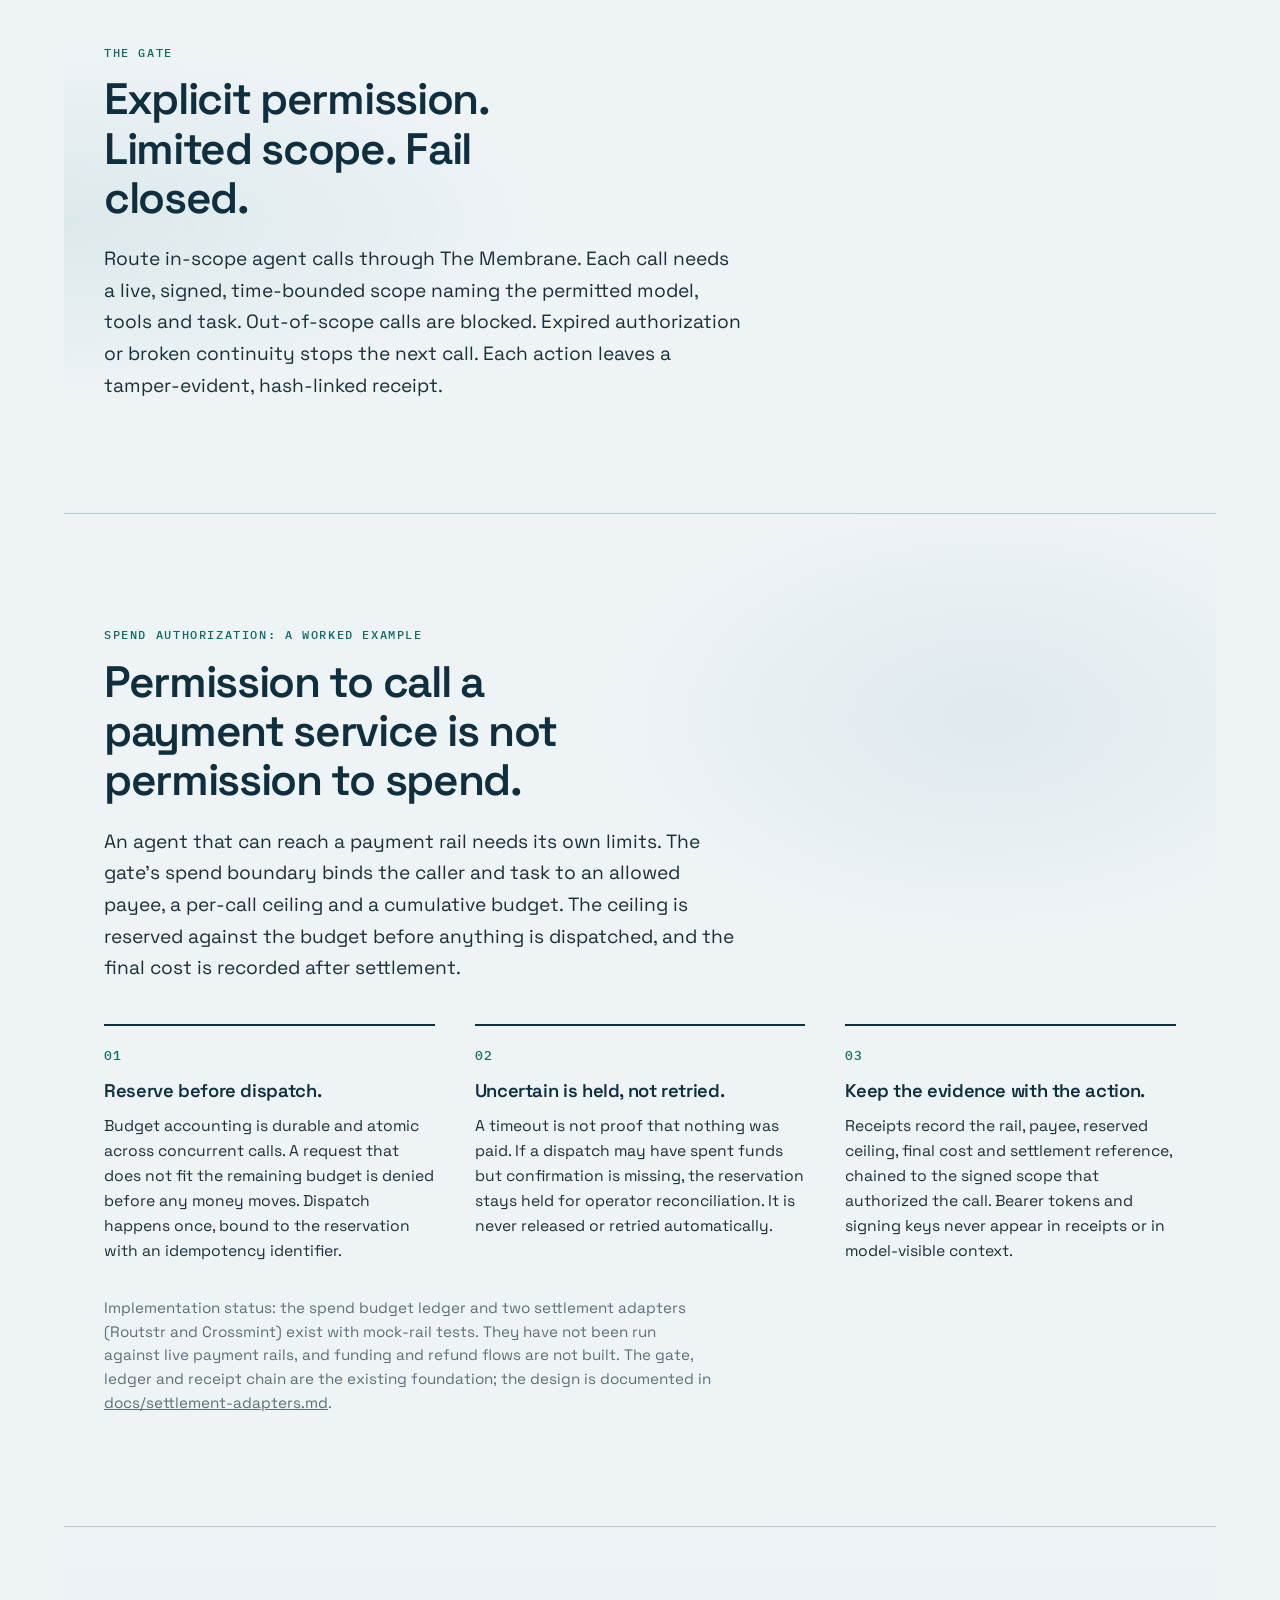
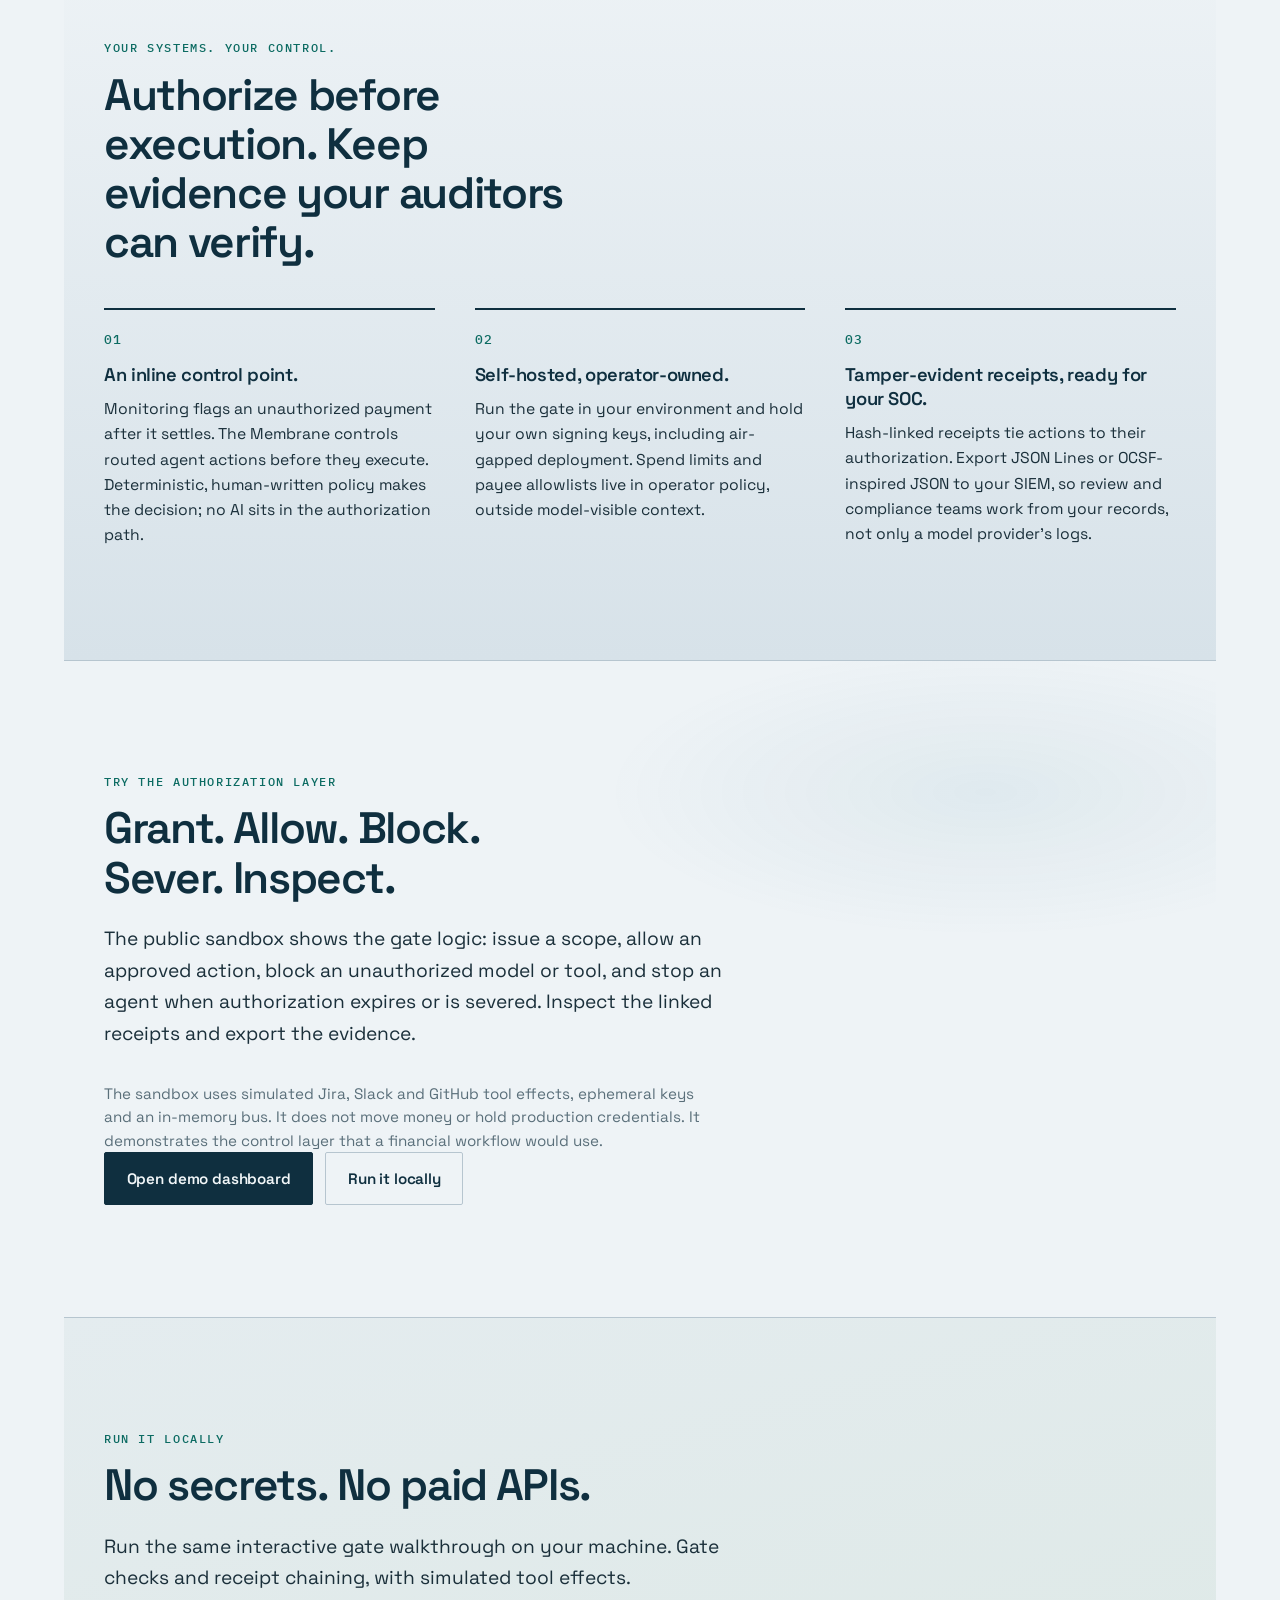
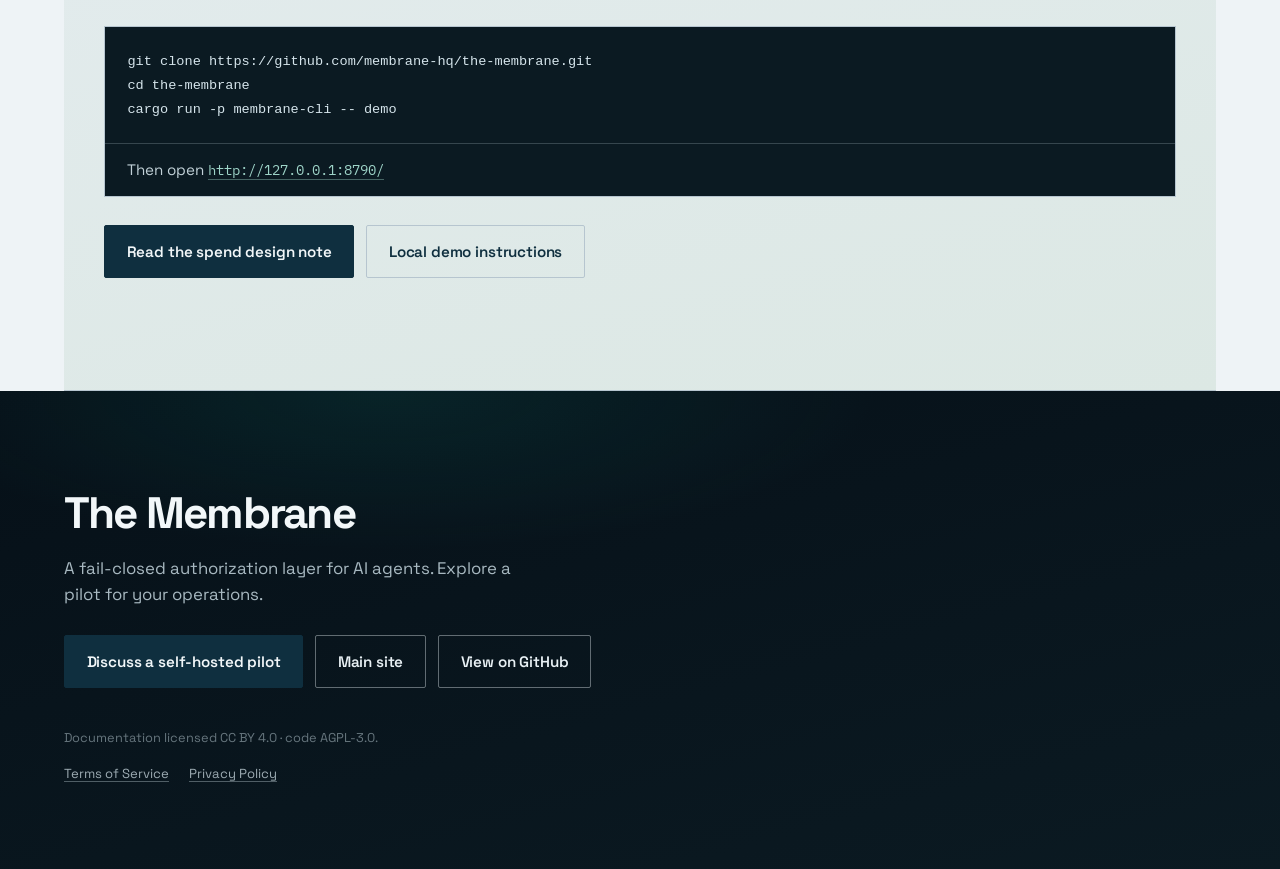
<file: for-banks/index.html>
<!DOCTYPE html>
<html lang="en">
<head>
  <meta charset="utf-8" />
  <meta name="viewport" content="width=device-width, initial-scale=1" />
  <title>The Membrane - Authorization for AI agents in financial operations</title>
  <meta name="description" content="A fail-closed gate for AI agents connected to payment rails, ledgers and customer systems. Signed authorization before each action, spend ceilings enforced before dispatch, tamper-evident receipts after it." />
  <meta name="theme-color" content="#0b1a22" />
  <meta property="og:type" content="website" />
  <meta property="og:title" content="The Membrane - A gate for AI agents in financial operations" />
  <meta property="og:description" content="Payments. Ledgers. Customer accounts. Gate each operation with signed authorization, enforce spend ceilings before dispatch, and fail closed on anything out of scope." />
  <meta property="og:image" content="https://membrane.dojopop.live/assets/og.svg" />
  <meta name="twitter:card" content="summary_large_image" />
  <link rel="icon" href="/assets/favicon.svg" type="image/svg+xml" />
  <link rel="preconnect" href="https://fonts.googleapis.com" />
  <link rel="preconnect" href="https://fonts.gstatic.com" crossorigin />
  <link href="https://fonts.googleapis.com/css2?family=Space+Grotesk:wght@400;500;600;700&family=IBM+Plex+Mono:wght@400;500;600&display=swap" rel="stylesheet" />
  <link rel="stylesheet" href="/styles.css" />
</head>
<body>
  <a class="skip" href="#problem">Skip to content</a>
  <header class="hero" id="top">
    <canvas class="gate-canvas" aria-hidden="true"></canvas>
    <div class="hero-atmosphere" aria-hidden="true"></div>
    <nav class="topbar">
      <a class="wordmark-sm topbar-link" href="/">The Membrane</a>
      <a class="topbar-link" href="https://github.com/membrane-hq/the-membrane" rel="noopener" target="_blank">GitHub</a>
    </nav>
    <div class="hero-inner">
      <h1 class="brand">The Membrane</h1>
      <p class="headline">A gate for AI agents in financial operations.</p>
      <p class="subhead">Payments. Ledgers. Customer accounts. Each action needs explicit, signed authorization. Spend ceilings are enforced before dispatch, and anything outside its scope is blocked by default.</p>
      <div class="cta-group">
        <a class="btn btn-primary" href="#spend-control">See the spend control example</a>
        <a class="btn btn-ghost" href="https://membrane-demo.dojopop.live/" rel="noopener" target="_blank">Try the gate sandbox</a>
        <a class="btn btn-ghost" href="https://github.com/membrane-hq/the-membrane/issues/new?template=pilot-request.yml" rel="noopener" target="_blank">Discuss a self-hosted pilot</a>
      </div>
    </div>
    <div class="scroll-cue" aria-hidden="true"><span>Scroll</span></div>
  </header>
  <main>
    <section class="section section-problem reveal" id="problem">
      <p class="eyebrow">For banks, payment teams and fintech operators</p>
      <h2 class="section-title">Control what an agent can do before it moves money or touches an account.</h2>
      <p class="lede">An agent can initiate a transfer, adjust a ledger entry or call a customer system in seconds. A log after the fact doesn't stop an unauthorized payment. The control point belongs before the action: which operation, which counterparty, what ceiling, whose approval, and for how long?</p>
    </section>
    <section class="section section-solution reveal" id="solution">
      <p class="eyebrow">The gate</p>
      <h2 class="section-title">Explicit permission. Limited scope. Fail closed.</h2>
      <p class="lede">Route in-scope agent calls through The Membrane. Each call needs a live, signed, time-bounded scope naming the permitted model, tools and task. Out-of-scope calls are blocked. Expired authorization or broken continuity stops the next call. Each action leaves a tamper-evident, hash-linked receipt.</p>
    </section>
    <section class="section section-demo reveal" id="spend-control">
      <p class="eyebrow">Spend authorization: a worked example</p>
      <h2 class="section-title">Permission to call a payment service is not permission to spend.</h2>
      <p class="lede">An agent that can reach a payment rail needs its own limits. The gate's spend boundary binds the caller and task to an allowed payee, a per-call ceiling and a cumulative budget. The ceiling is reserved against the budget before anything is dispatched, and the final cost is recorded after settlement.</p>
      <div class="diff-grid">
        <div class="diff-item">
          <span class="diff-num">01</span>
          <h3>Reserve before dispatch.</h3>
          <p>Budget accounting is durable and atomic across concurrent calls. A request that does not fit the remaining budget is denied before any money moves. Dispatch happens once, bound to the reservation with an idempotency identifier.</p>
        </div>
        <div class="diff-item">
          <span class="diff-num">02</span>
          <h3>Uncertain is held, not retried.</h3>
          <p>A timeout is not proof that nothing was paid. If a dispatch may have spent funds but confirmation is missing, the reservation stays held for operator reconciliation. It is never released or retried automatically.</p>
        </div>
        <div class="diff-item">
          <span class="diff-num">03</span>
          <h3>Keep the evidence with the action.</h3>
          <p>Receipts record the rail, payee, reserved ceiling, final cost and settlement reference, chained to the signed scope that authorized the call. Bearer tokens and signing keys never appear in receipts or in model-visible context.</p>
        </div>
      </div>
      <p class="demo-note">Implementation status: the spend budget ledger and two settlement adapters (Routstr and Crossmint) exist with mock-rail tests. They have not been run against live payment rails, and funding and refund flows are not built. The gate, ledger and receipt chain are the existing foundation; the design is documented in <a href="https://github.com/membrane-hq/the-membrane/blob/main/docs/settlement-adapters.md" rel="noopener" target="_blank">docs/settlement-adapters.md</a>.</p>
    </section>
    <section class="section section-diff reveal" id="how">
      <p class="eyebrow">Your systems. Your control.</p>
      <h2 class="section-title">Authorize before execution. Keep evidence your auditors can verify.</h2>
      <div class="diff-grid">
        <div class="diff-item">
          <span class="diff-num">01</span>
          <h3>An inline control point.</h3>
          <p>Monitoring flags an unauthorized payment after it settles. The Membrane controls routed agent actions before they execute. Deterministic, human-written policy makes the decision; no AI sits in the authorization path.</p>
        </div>
        <div class="diff-item">
          <span class="diff-num">02</span>
          <h3>Self-hosted, operator-owned.</h3>
          <p>Run the gate in your environment and hold your own signing keys, including air-gapped deployment. Spend limits and payee allowlists live in operator policy, outside model-visible context.</p>
        </div>
        <div class="diff-item">
          <span class="diff-num">03</span>
          <h3>Tamper-evident receipts, ready for your SOC.</h3>
          <p>Hash-linked receipts tie actions to their authorization. Export JSON Lines or OCSF-inspired JSON to your SIEM, so review and compliance teams work from your records, not only a model provider's logs.</p>
        </div>
      </div>
    </section>
    <section class="section section-demo reveal" id="demo">
      <p class="eyebrow">Try the authorization layer</p>
      <h2 class="section-title">Grant. Allow. Block. Sever. Inspect.</h2>
      <p class="lede">The public sandbox shows the gate logic: issue a scope, allow an approved action, block an unauthorized model or tool, and stop an agent when authorization expires or is severed. Inspect the linked receipts and export the evidence.</p>
      <p class="demo-note">The sandbox uses simulated Jira, Slack and GitHub tool effects, ephemeral keys and an in-memory bus. It does not move money or hold production credentials. It demonstrates the control layer that a financial workflow would use.</p>
      <div class="cta-group">
        <a class="btn btn-primary" href="https://membrane-demo.dojopop.live/" rel="noopener" target="_blank">Open demo dashboard</a>
        <a class="btn btn-ghost" href="#run">Run it locally</a>
      </div>
    </section>
    <section class="section section-run reveal" id="run">
      <p class="eyebrow">Run it locally</p>
      <h2 class="section-title">No secrets. No paid APIs.</h2>
      <p class="lede">Run the same interactive gate walkthrough on your machine. Gate checks and receipt chaining, with simulated tool effects.</p>
      <div class="run-panel">
        <div class="run-steps">
          <pre class="code"><code>git clone https://github.com/membrane-hq/the-membrane.git
cd the-membrane
cargo run -p membrane-cli -- demo</code></pre>
          <p class="run-open">Then open <a class="mono" href="http://127.0.0.1:8790/">http://127.0.0.1:8790/</a></p>
        </div>
      </div>
      <div class="cta-group">
        <a class="btn btn-primary" href="https://github.com/membrane-hq/the-membrane/blob/main/docs/settlement-adapters.md" rel="noopener" target="_blank">Read the spend design note</a>
        <a class="btn btn-ghost" href="https://github.com/membrane-hq/the-membrane#local-demo-dashboard" rel="noopener" target="_blank">Local demo instructions</a>
      </div>
    </section>
  </main>
  <footer class="footer">
    <div class="footer-inner">
      <p class="footer-brand">The Membrane</p>
      <p class="footer-tag">A fail-closed authorization layer for AI agents. Explore a pilot for your operations.</p>
      <div class="cta-group">
        <a class="btn btn-primary" href="https://github.com/membrane-hq/the-membrane/issues/new?template=pilot-request.yml" rel="noopener" target="_blank">Discuss a self-hosted pilot</a>
        <a class="btn btn-ghost" href="/">Main site</a>
        <a class="btn btn-ghost" href="https://github.com/membrane-hq/the-membrane" rel="noopener" target="_blank">View on GitHub</a>
      </div>
      <p class="footer-meta">Documentation licensed CC BY 4.0 · code AGPL-3.0.</p>
      <nav class="footer-legal" aria-label="Legal">
        <a href="/terms/">Terms of Service</a>
        <a href="/privacy/">Privacy Policy</a>
      </nav>
    </div>
  </footer>
  <script src="/app.js"></script>
</body>
</html>
</file>
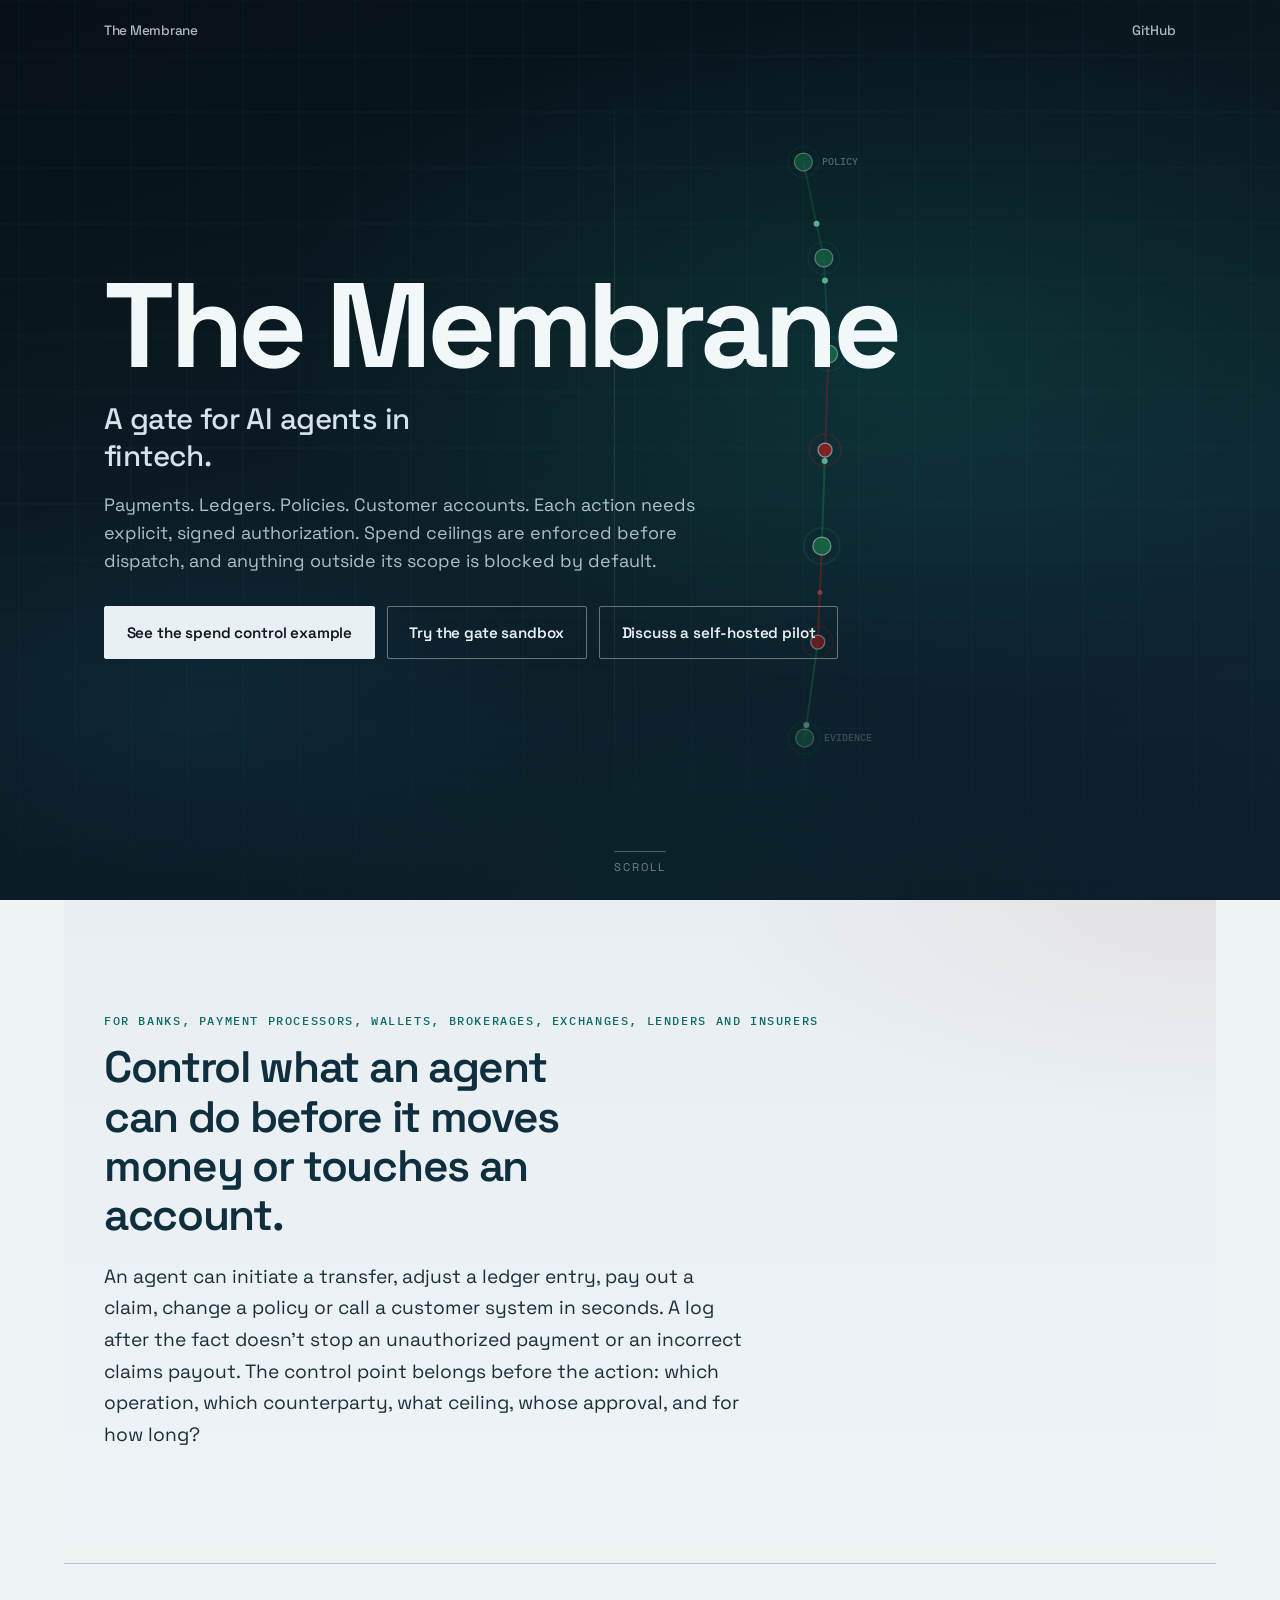
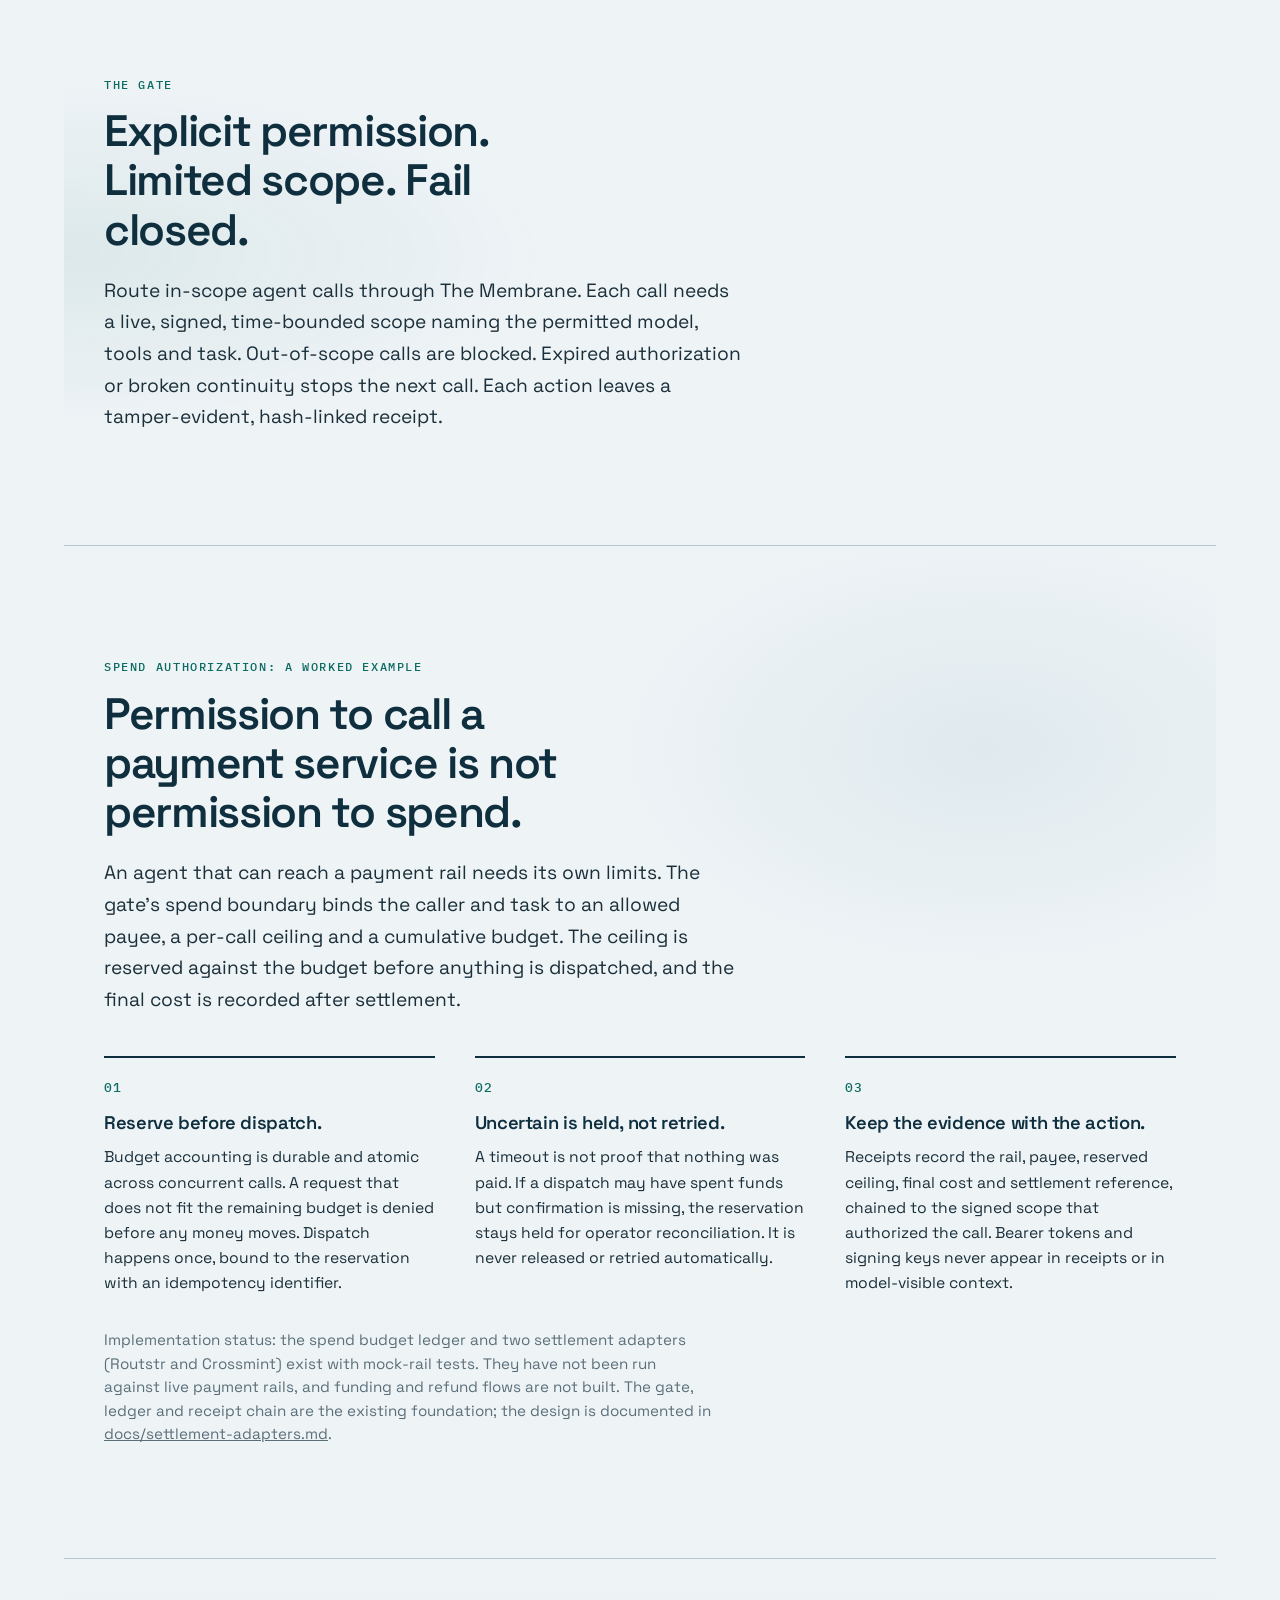
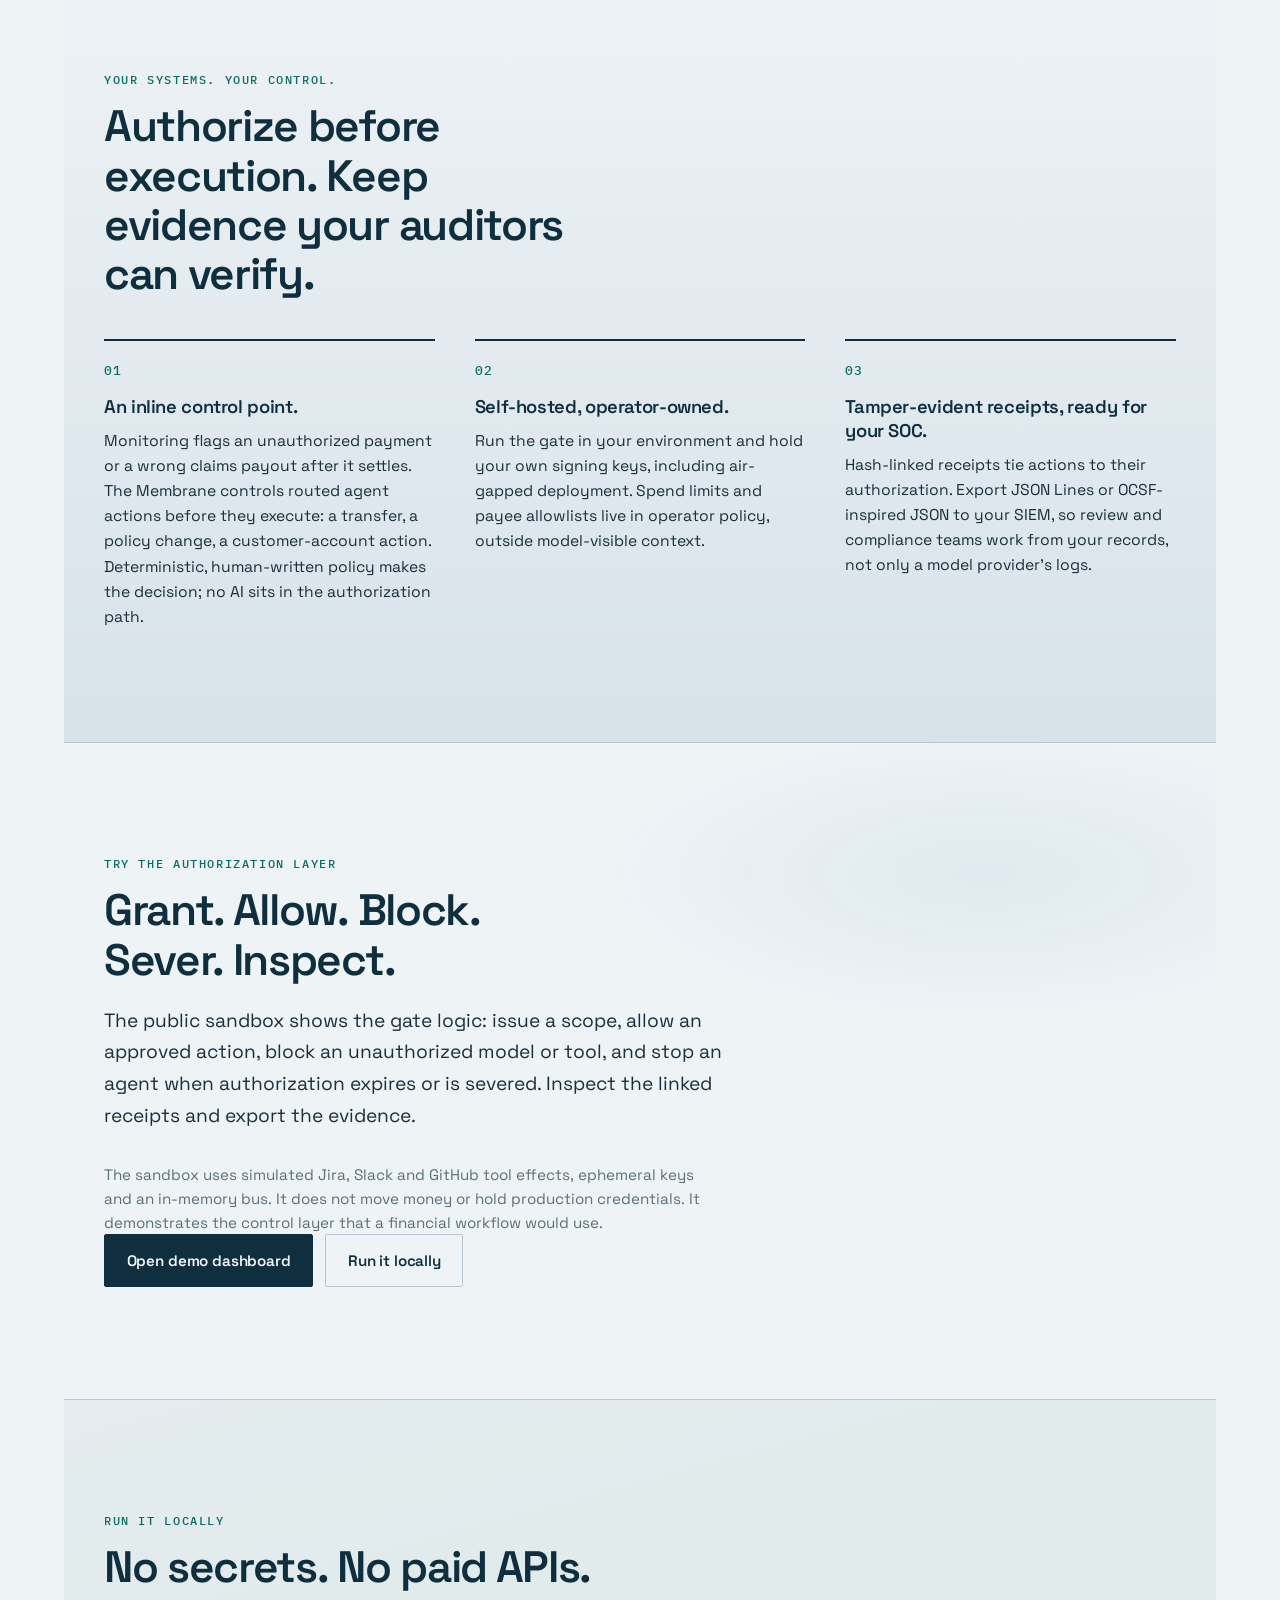
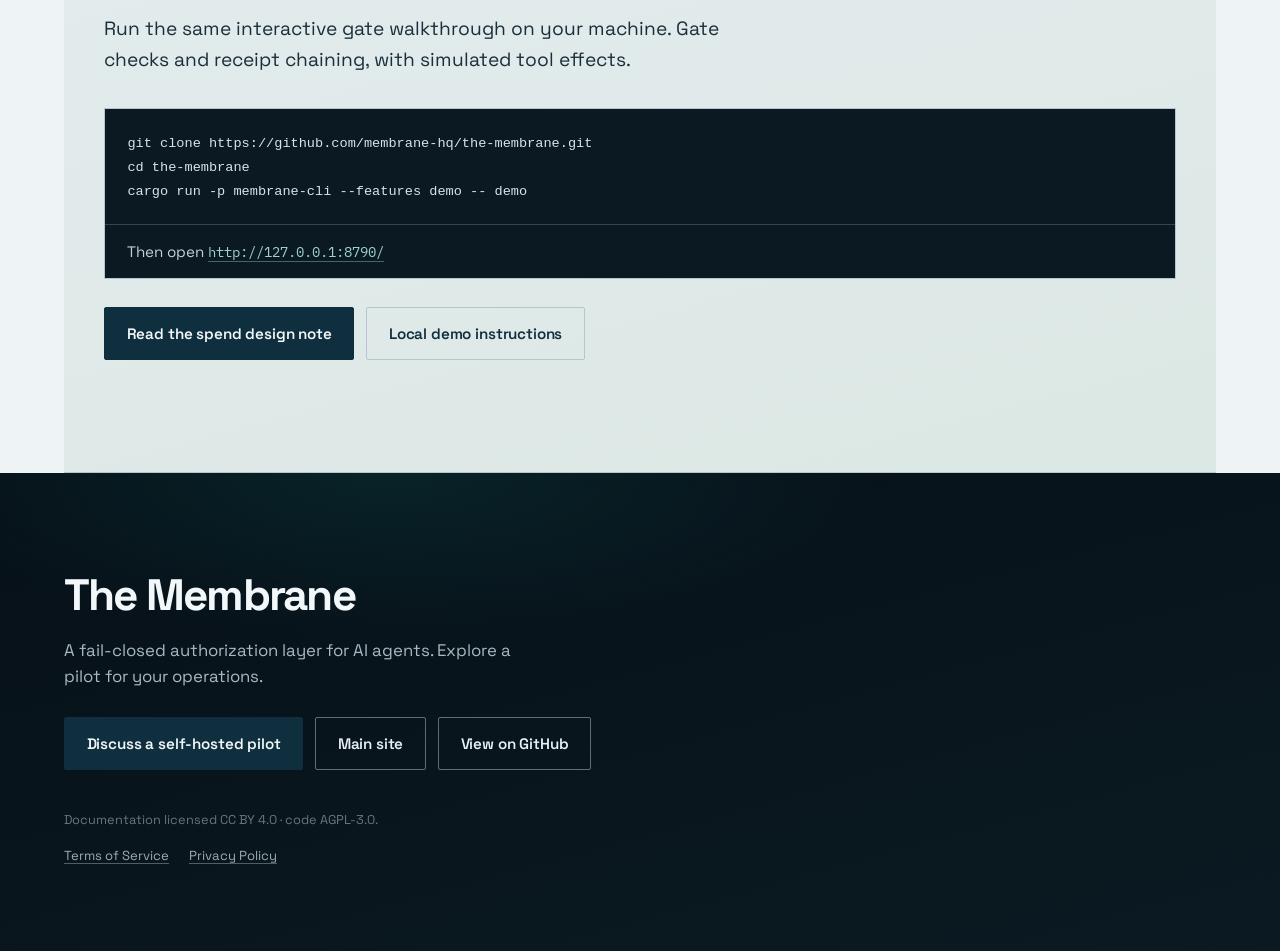
<file: for-fintech/index.html>
<!DOCTYPE html>
<html lang="en">
<head>
  <meta charset="utf-8" />
  <meta name="viewport" content="width=device-width, initial-scale=1" />
  <title>The Membrane - Authorization for AI agents in fintech and financial operations</title>
  <meta name="description" content="A fail-closed gate for AI agents handling payments, trading, lending and account operations. Signed authorization before each action, spend ceilings enforced before dispatch, tamper-evident receipts after it." />
  <meta name="theme-color" content="#0b1a22" />
  <meta property="og:type" content="website" />
  <meta property="og:title" content="The Membrane - A gate for AI agents in fintech" />
  <meta property="og:description" content="Payments. Ledgers. Customer accounts. Gate each operation with signed authorization, enforce spend ceilings before dispatch, and fail closed on anything out of scope." />
  <meta property="og:image" content="https://themembrane.org/assets/og.svg" />
  <meta name="twitter:card" content="summary_large_image" />
  <link rel="icon" href="/assets/favicon.svg" type="image/svg+xml" />
  <link rel="preconnect" href="https://fonts.googleapis.com" />
  <link rel="preconnect" href="https://fonts.gstatic.com" crossorigin />
  <link href="https://fonts.googleapis.com/css2?family=Space+Grotesk:wght@400;500;600;700&family=IBM+Plex+Mono:wght@400;500;600&display=swap" rel="stylesheet" />
  <link rel="stylesheet" href="/styles.css" />
</head>
<body>
  <a class="skip" href="#problem">Skip to content</a>
  <header class="hero" id="top">
    <canvas class="gate-canvas" aria-hidden="true"></canvas>
    <div class="hero-atmosphere" aria-hidden="true"></div>
    <nav class="topbar">
      <a class="wordmark-sm topbar-link" href="/">The Membrane</a>
      <a class="topbar-link" href="https://github.com/membrane-hq/the-membrane" rel="noopener" target="_blank">GitHub</a>
    </nav>
    <div class="hero-inner">
      <h1 class="brand">The Membrane</h1>
      <p class="headline">A gate for AI agents in fintech.</p>
      <p class="subhead">Payments. Ledgers. Policies. Customer accounts. Each action needs explicit, signed authorization. Spend ceilings are enforced before dispatch, and anything outside its scope is blocked by default.</p>
      <div class="cta-group">
        <a class="btn btn-primary" href="#spend-control">See the spend control example</a>
        <a class="btn btn-ghost" href="https://demo.themembrane.org/" rel="noopener" target="_blank">Try the gate sandbox</a>
        <a class="btn btn-ghost" href="https://github.com/membrane-hq/the-membrane/issues/new?template=pilot-request.yml" rel="noopener" target="_blank">Discuss a self-hosted pilot</a>
      </div>
    </div>
    <div class="scroll-cue" aria-hidden="true"><span>Scroll</span></div>
  </header>
  <main>
    <section class="section section-problem reveal" id="problem">
      <p class="eyebrow">For banks, payment processors, wallets, brokerages, exchanges, lenders and insurers</p>
      <h2 class="section-title">Control what an agent can do before it moves money or touches an account.</h2>
      <p class="lede">An agent can initiate a transfer, adjust a ledger entry, pay out a claim, change a policy or call a customer system in seconds. A log after the fact doesn't stop an unauthorized payment or an incorrect claims payout. The control point belongs before the action: which operation, which counterparty, what ceiling, whose approval, and for how long?</p>
    </section>
    <section class="section section-solution reveal" id="solution">
      <p class="eyebrow">The gate</p>
      <h2 class="section-title">Explicit permission. Limited scope. Fail closed.</h2>
      <p class="lede">Route in-scope agent calls through The Membrane. Each call needs a live, signed, time-bounded scope naming the permitted model, tools and task. Out-of-scope calls are blocked. Expired authorization or broken continuity stops the next call. Each action leaves a tamper-evident, hash-linked receipt.</p>
    </section>
    <section class="section section-demo reveal" id="spend-control">
      <p class="eyebrow">Spend authorization: a worked example</p>
      <h2 class="section-title">Permission to call a payment service is not permission to spend.</h2>
      <p class="lede">An agent that can reach a payment rail needs its own limits. The gate's spend boundary binds the caller and task to an allowed payee, a per-call ceiling and a cumulative budget. The ceiling is reserved against the budget before anything is dispatched, and the final cost is recorded after settlement.</p>
      <div class="diff-grid">
        <div class="diff-item">
          <span class="diff-num">01</span>
          <h3>Reserve before dispatch.</h3>
          <p>Budget accounting is durable and atomic across concurrent calls. A request that does not fit the remaining budget is denied before any money moves. Dispatch happens once, bound to the reservation with an idempotency identifier.</p>
        </div>
        <div class="diff-item">
          <span class="diff-num">02</span>
          <h3>Uncertain is held, not retried.</h3>
          <p>A timeout is not proof that nothing was paid. If a dispatch may have spent funds but confirmation is missing, the reservation stays held for operator reconciliation. It is never released or retried automatically.</p>
        </div>
        <div class="diff-item">
          <span class="diff-num">03</span>
          <h3>Keep the evidence with the action.</h3>
          <p>Receipts record the rail, payee, reserved ceiling, final cost and settlement reference, chained to the signed scope that authorized the call. Bearer tokens and signing keys never appear in receipts or in model-visible context.</p>
        </div>
      </div>
      <p class="demo-note">Implementation status: the spend budget ledger and two settlement adapters (Routstr and Crossmint) exist with mock-rail tests. They have not been run against live payment rails, and funding and refund flows are not built. The gate, ledger and receipt chain are the existing foundation; the design is documented in <a href="https://github.com/membrane-hq/the-membrane/blob/main/docs/settlement-adapters.md" rel="noopener" target="_blank">docs/settlement-adapters.md</a>.</p>
    </section>
    <section class="section section-diff reveal" id="how">
      <p class="eyebrow">Your systems. Your control.</p>
      <h2 class="section-title">Authorize before execution. Keep evidence your auditors can verify.</h2>
      <div class="diff-grid">
        <div class="diff-item">
          <span class="diff-num">01</span>
          <h3>An inline control point.</h3>
          <p>Monitoring flags an unauthorized payment or a wrong claims payout after it settles. The Membrane controls routed agent actions before they execute: a transfer, a policy change, a customer-account action. Deterministic, human-written policy makes the decision; no AI sits in the authorization path.</p>
        </div>
        <div class="diff-item">
          <span class="diff-num">02</span>
          <h3>Self-hosted, operator-owned.</h3>
          <p>Run the gate in your environment and hold your own signing keys, including air-gapped deployment. Spend limits and payee allowlists live in operator policy, outside model-visible context.</p>
        </div>
        <div class="diff-item">
          <span class="diff-num">03</span>
          <h3>Tamper-evident receipts, ready for your SOC.</h3>
          <p>Hash-linked receipts tie actions to their authorization. Export JSON Lines or OCSF-inspired JSON to your SIEM, so review and compliance teams work from your records, not only a model provider's logs.</p>
        </div>
      </div>
    </section>
    <section class="section section-demo reveal" id="demo">
      <p class="eyebrow">Try the authorization layer</p>
      <h2 class="section-title">Grant. Allow. Block. Sever. Inspect.</h2>
      <p class="lede">The public sandbox shows the gate logic: issue a scope, allow an approved action, block an unauthorized model or tool, and stop an agent when authorization expires or is severed. Inspect the linked receipts and export the evidence.</p>
      <p class="demo-note">The sandbox uses simulated Jira, Slack and GitHub tool effects, ephemeral keys and an in-memory bus. It does not move money or hold production credentials. It demonstrates the control layer that a financial workflow would use.</p>
      <div class="cta-group">
        <a class="btn btn-primary" href="https://demo.themembrane.org/" rel="noopener" target="_blank">Open demo dashboard</a>
        <a class="btn btn-ghost" href="#run">Run it locally</a>
      </div>
    </section>
    <section class="section section-run reveal" id="run">
      <p class="eyebrow">Run it locally</p>
      <h2 class="section-title">No secrets. No paid APIs.</h2>
      <p class="lede">Run the same interactive gate walkthrough on your machine. Gate checks and receipt chaining, with simulated tool effects.</p>
      <div class="run-panel">
        <div class="run-steps">
          <pre class="code"><code>git clone https://github.com/membrane-hq/the-membrane.git
cd the-membrane
cargo run -p membrane-cli --features demo -- demo</code></pre>
          <p class="run-open">Then open <a class="mono" href="http://127.0.0.1:8790/">http://127.0.0.1:8790/</a></p>
        </div>
      </div>
      <div class="cta-group">
        <a class="btn btn-primary" href="https://github.com/membrane-hq/the-membrane/blob/main/docs/settlement-adapters.md" rel="noopener" target="_blank">Read the spend design note</a>
        <a class="btn btn-ghost" href="https://github.com/membrane-hq/the-membrane#local-demo-dashboard" rel="noopener" target="_blank">Local demo instructions</a>
      </div>
    </section>
  </main>
  <footer class="footer">
    <div class="footer-inner">
      <p class="footer-brand">The Membrane</p>
      <p class="footer-tag">A fail-closed authorization layer for AI agents. Explore a pilot for your operations.</p>
      <div class="cta-group">
        <a class="btn btn-primary" href="https://github.com/membrane-hq/the-membrane/issues/new?template=pilot-request.yml" rel="noopener" target="_blank">Discuss a self-hosted pilot</a>
        <a class="btn btn-ghost" href="/">Main site</a>
        <a class="btn btn-ghost" href="https://github.com/membrane-hq/the-membrane" rel="noopener" target="_blank">View on GitHub</a>
      </div>
      <p class="footer-meta">Documentation licensed CC BY 4.0 · code AGPL-3.0.</p>
      <nav class="footer-legal" aria-label="Legal">
        <a href="/terms/">Terms of Service</a>
        <a href="/privacy/">Privacy Policy</a>
      </nav>
    </div>
  </footer>
  <script src="/app.js"></script>
</body>
</html>
</file>
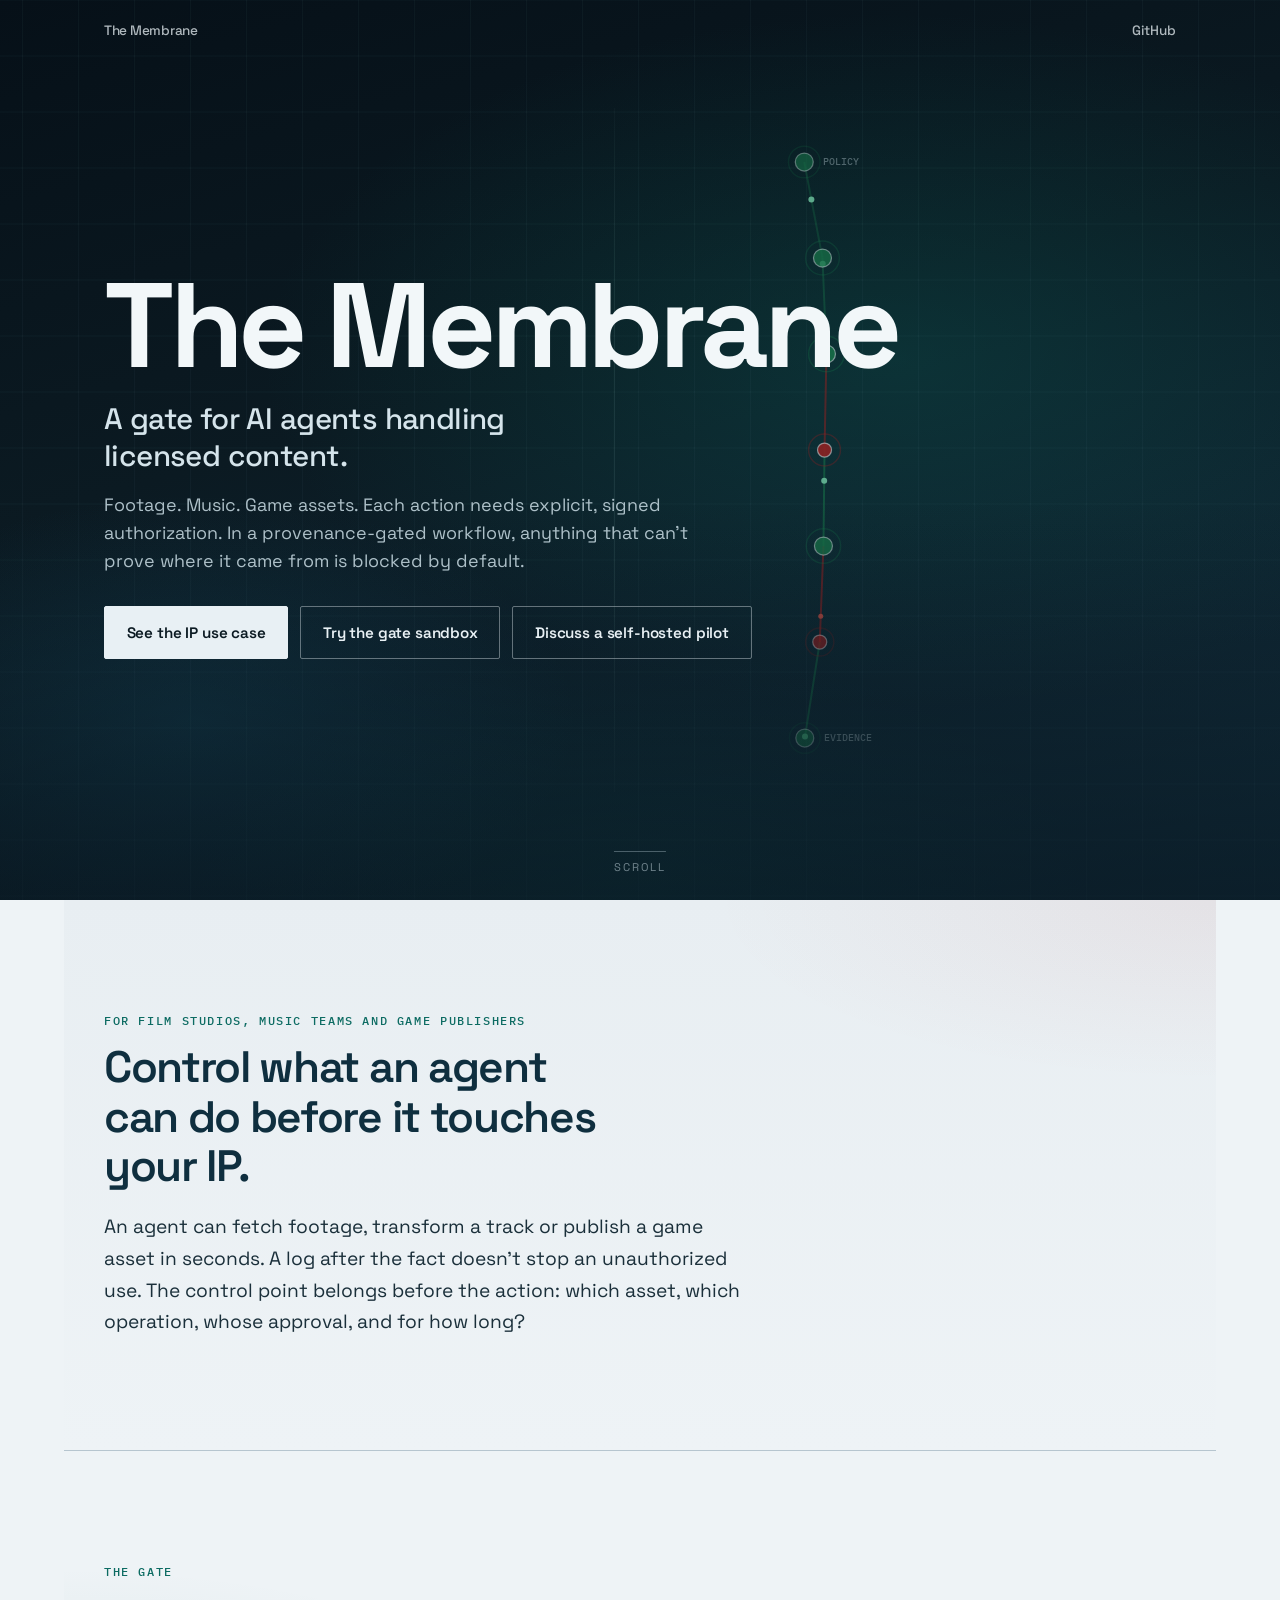
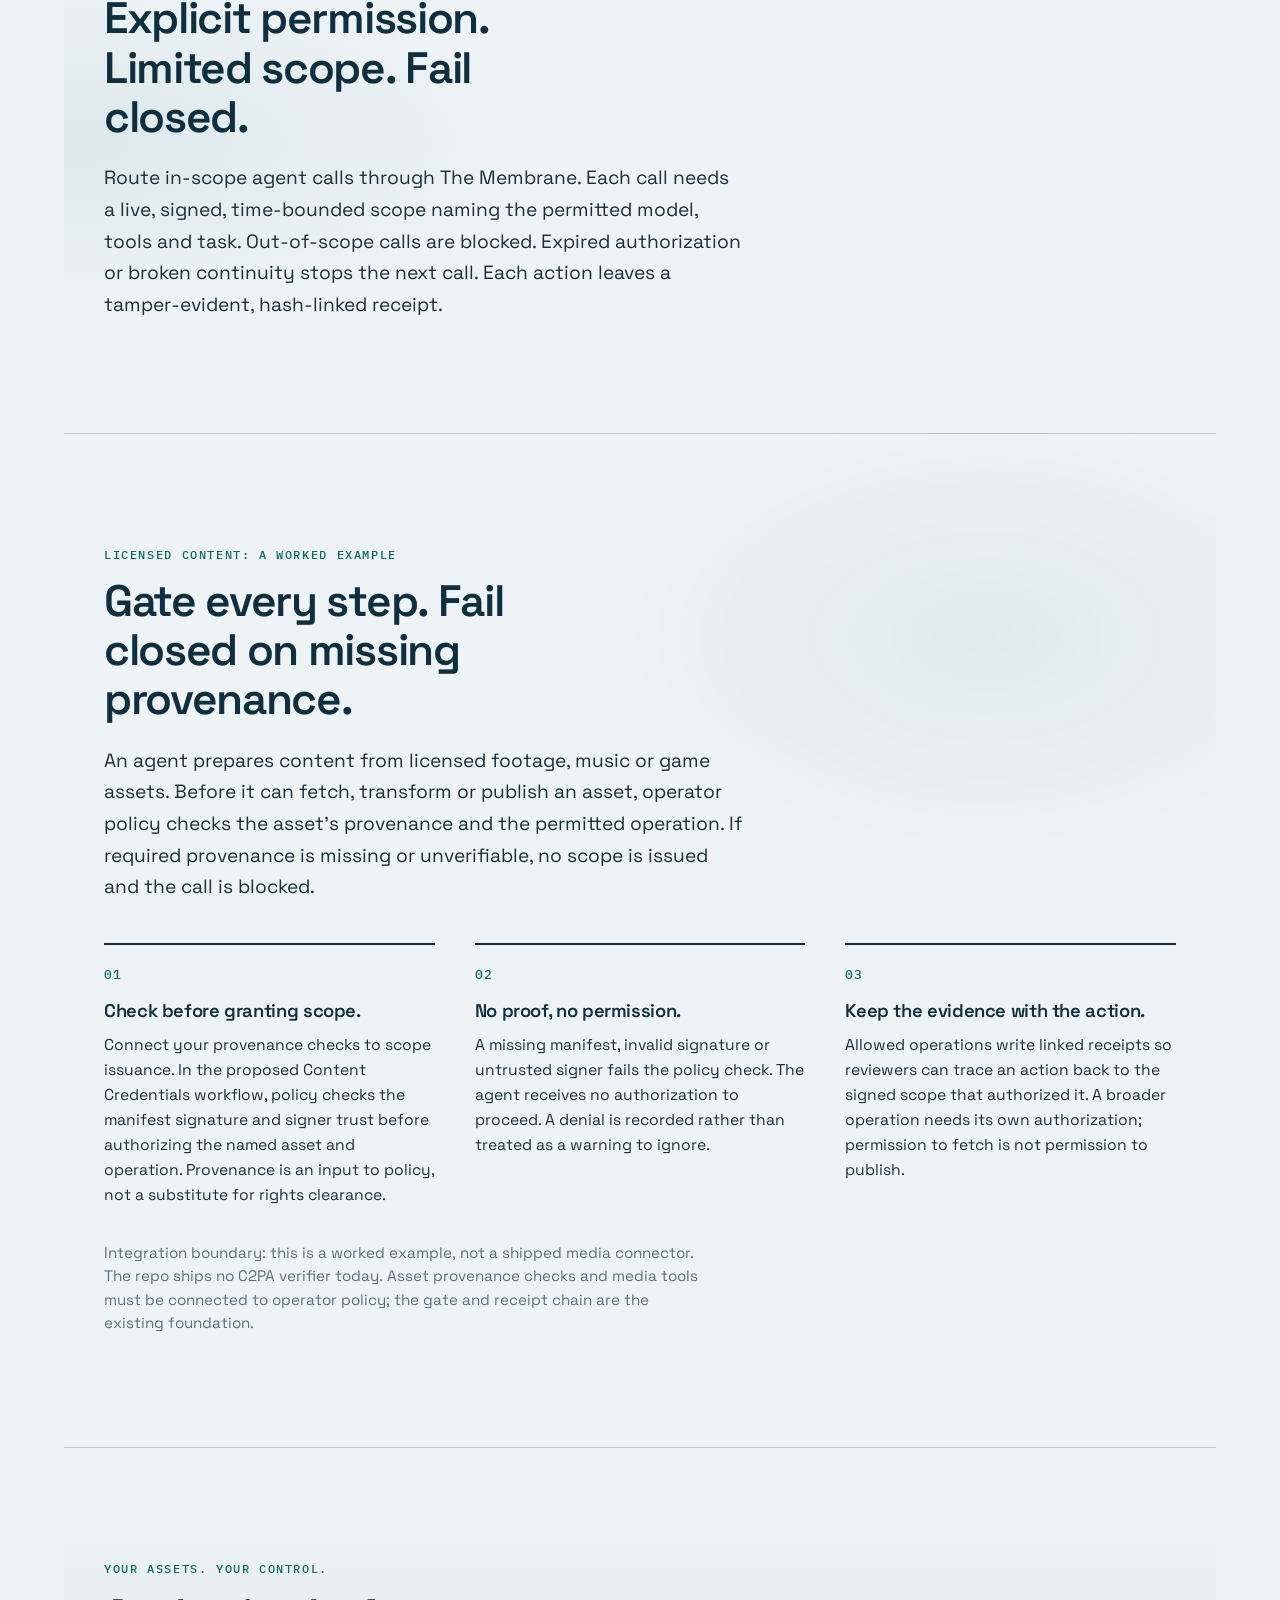
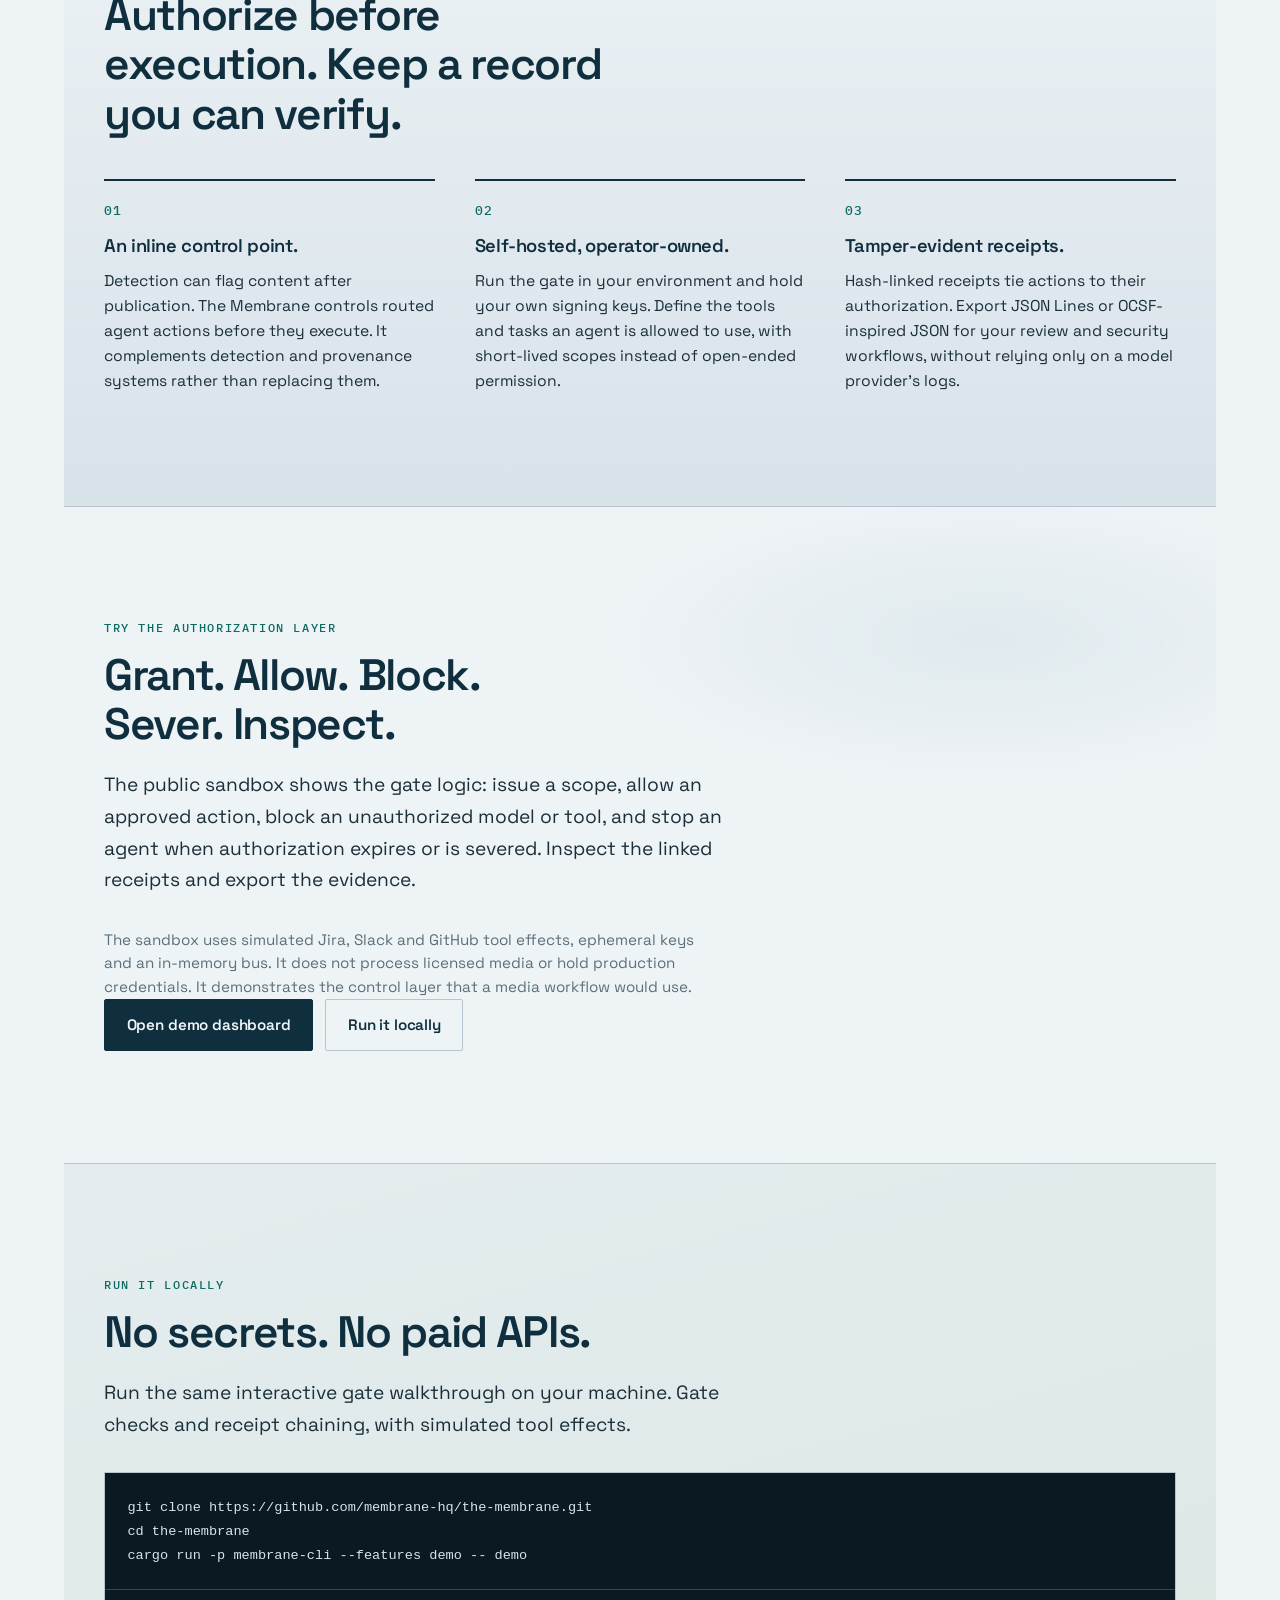
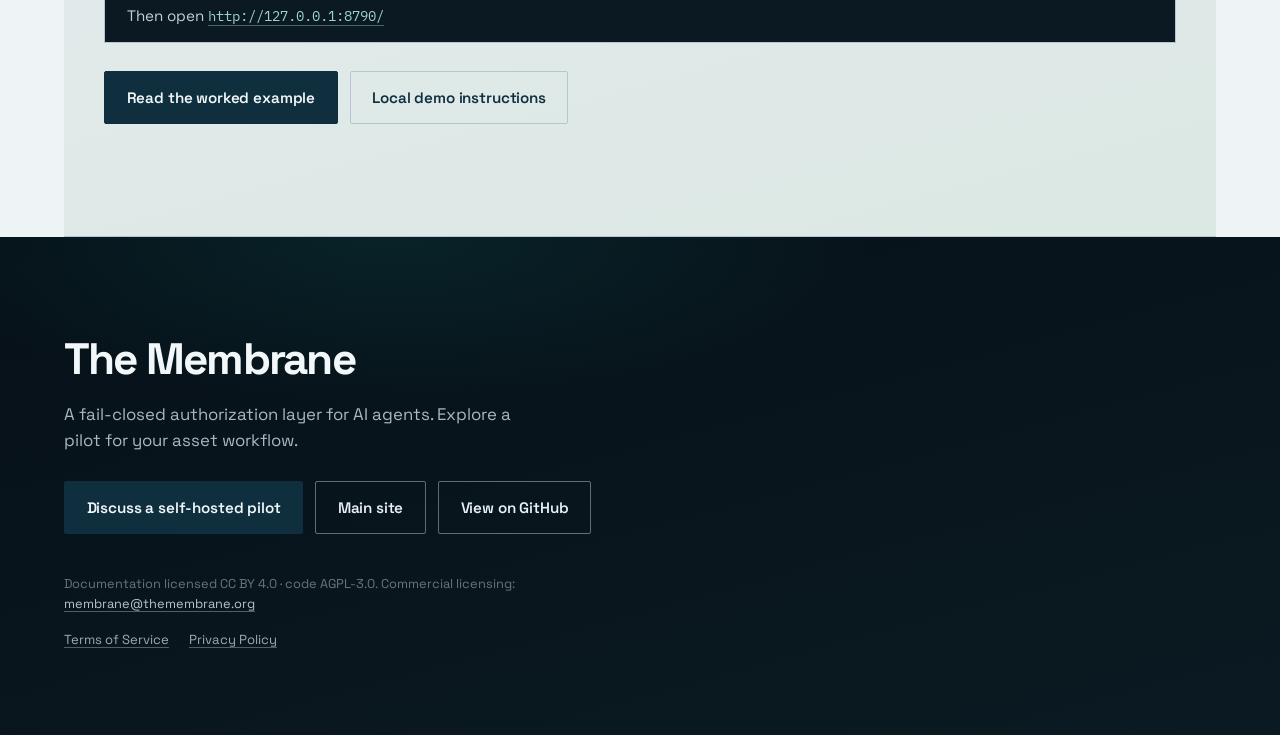
<file: for-ip/index.html>
<!DOCTYPE html>
<html lang="en">
<head>
  <meta charset="utf-8" />
  <meta name="viewport" content="width=device-width, initial-scale=1" />
  <title>The Membrane - Authorization for AI agents handling licensed content</title>
  <meta name="description" content="A fail-closed gate for AI agents handling footage, music and game assets. Signed authorization before each action, chained receipts after it. Explore the licensed-content use case." />
  <meta name="theme-color" content="#0b1a22" />
  <meta property="og:type" content="website" />
  <meta property="og:title" content="The Membrane - A gate for AI agents handling licensed content" />
  <meta property="og:description" content="Footage. Music. Game assets. Gate each operation with signed authorization and fail closed when required provenance cannot be verified." />
  <meta property="og:image" content="https://themembrane.org/assets/og.svg" />
  <meta name="twitter:card" content="summary_large_image" />
  <link rel="icon" href="/assets/favicon.svg" type="image/svg+xml" />
  <link rel="preconnect" href="https://fonts.googleapis.com" />
  <link rel="preconnect" href="https://fonts.gstatic.com" crossorigin />
  <link href="https://fonts.googleapis.com/css2?family=Space+Grotesk:wght@400;500;600;700&family=IBM+Plex+Mono:wght@400;500;600&display=swap" rel="stylesheet" />
  <link rel="stylesheet" href="/styles.css" />
</head>
<body>
  <a class="skip" href="#problem">Skip to content</a>
  <header class="hero" id="top">
    <canvas class="gate-canvas" aria-hidden="true"></canvas>
    <div class="hero-atmosphere" aria-hidden="true"></div>
    <nav class="topbar">
      <a class="wordmark-sm topbar-link" href="/">The Membrane</a>
      <a class="topbar-link" href="https://github.com/membrane-hq/the-membrane" rel="noopener" target="_blank">GitHub</a>
    </nav>
    <div class="hero-inner">
      <h1 class="brand">The Membrane</h1>
      <p class="headline">A gate for AI agents handling licensed content.</p>
      <p class="subhead">Footage. Music. Game assets. Each action needs explicit, signed authorization. In a provenance-gated workflow, anything that can't prove where it came from is blocked by default.</p>
      <div class="cta-group">
        <a class="btn btn-primary" href="#licensed-content">See the IP use case</a>
        <a class="btn btn-ghost" href="https://demo.themembrane.org/" rel="noopener" target="_blank">Try the gate sandbox</a>
        <a class="btn btn-ghost" href="https://github.com/membrane-hq/the-membrane/issues/new?template=pilot-request.yml" rel="noopener" target="_blank">Discuss a self-hosted pilot</a>
      </div>
    </div>
    <div class="scroll-cue" aria-hidden="true"><span>Scroll</span></div>
  </header>
  <main>
    <section class="section section-problem reveal" id="problem">
      <p class="eyebrow">For film studios, music teams and game publishers</p>
      <h2 class="section-title">Control what an agent can do before it touches your IP.</h2>
      <p class="lede">An agent can fetch footage, transform a track or publish a game asset in seconds. A log after the fact doesn't stop an unauthorized use. The control point belongs before the action: which asset, which operation, whose approval, and for how long?</p>
    </section>
    <section class="section section-solution reveal" id="solution">
      <p class="eyebrow">The gate</p>
      <h2 class="section-title">Explicit permission. Limited scope. Fail closed.</h2>
      <p class="lede">Route in-scope agent calls through The Membrane. Each call needs a live, signed, time-bounded scope naming the permitted model, tools and task. Out-of-scope calls are blocked. Expired authorization or broken continuity stops the next call. Each action leaves a tamper-evident, hash-linked receipt.</p>
    </section>
    <section class="section section-demo reveal" id="licensed-content">
      <p class="eyebrow">Licensed content: a worked example</p>
      <h2 class="section-title">Gate every step. Fail closed on missing provenance.</h2>
      <p class="lede">An agent prepares content from licensed footage, music or game assets. Before it can fetch, transform or publish an asset, operator policy checks the asset's provenance and the permitted operation. If required provenance is missing or unverifiable, no scope is issued and the call is blocked.</p>
      <div class="diff-grid">
        <div class="diff-item">
          <span class="diff-num">01</span>
          <h3>Check before granting scope.</h3>
          <p>Connect your provenance checks to scope issuance. In the proposed Content Credentials workflow, policy checks the manifest signature and signer trust before authorizing the named asset and operation. Provenance is an input to policy, not a substitute for rights clearance.</p>
        </div>
        <div class="diff-item">
          <span class="diff-num">02</span>
          <h3>No proof, no permission.</h3>
          <p>A missing manifest, invalid signature or untrusted signer fails the policy check. The agent receives no authorization to proceed. A denial is recorded rather than treated as a warning to ignore.</p>
        </div>
        <div class="diff-item">
          <span class="diff-num">03</span>
          <h3>Keep the evidence with the action.</h3>
          <p>Allowed operations write linked receipts so reviewers can trace an action back to the signed scope that authorized it. A broader operation needs its own authorization; permission to fetch is not permission to publish.</p>
        </div>
      </div>
      <p class="demo-note">Integration boundary: this is a worked example, not a shipped media connector. The repo ships no C2PA verifier today. Asset provenance checks and media tools must be connected to operator policy; the gate and receipt chain are the existing foundation.</p>
    </section>
    <section class="section section-diff reveal" id="how">
      <p class="eyebrow">Your assets. Your control.</p>
      <h2 class="section-title">Authorize before execution. Keep a record you can verify.</h2>
      <div class="diff-grid">
        <div class="diff-item">
          <span class="diff-num">01</span>
          <h3>An inline control point.</h3>
          <p>Detection can flag content after publication. The Membrane controls routed agent actions before they execute. It complements detection and provenance systems rather than replacing them.</p>
        </div>
        <div class="diff-item">
          <span class="diff-num">02</span>
          <h3>Self-hosted, operator-owned.</h3>
          <p>Run the gate in your environment and hold your own signing keys. Define the tools and tasks an agent is allowed to use, with short-lived scopes instead of open-ended permission.</p>
        </div>
        <div class="diff-item">
          <span class="diff-num">03</span>
          <h3>Tamper-evident receipts.</h3>
          <p>Hash-linked receipts tie actions to their authorization. Export JSON Lines or OCSF-inspired JSON for your review and security workflows, without relying only on a model provider's logs.</p>
        </div>
      </div>
    </section>
    <section class="section section-demo reveal" id="demo">
      <p class="eyebrow">Try the authorization layer</p>
      <h2 class="section-title">Grant. Allow. Block. Sever. Inspect.</h2>
      <p class="lede">The public sandbox shows the gate logic: issue a scope, allow an approved action, block an unauthorized model or tool, and stop an agent when authorization expires or is severed. Inspect the linked receipts and export the evidence.</p>
      <p class="demo-note">The sandbox uses simulated Jira, Slack and GitHub tool effects, ephemeral keys and an in-memory bus. It does not process licensed media or hold production credentials. It demonstrates the control layer that a media workflow would use.</p>
      <div class="cta-group">
        <a class="btn btn-primary" href="https://demo.themembrane.org/" rel="noopener" target="_blank">Open demo dashboard</a>
        <a class="btn btn-ghost" href="#run">Run it locally</a>
      </div>
    </section>
    <section class="section section-run reveal" id="run">
      <p class="eyebrow">Run it locally</p>
      <h2 class="section-title">No secrets. No paid APIs.</h2>
      <p class="lede">Run the same interactive gate walkthrough on your machine. Gate checks and receipt chaining, with simulated tool effects.</p>
      <div class="run-panel">
        <div class="run-steps">
          <pre class="code"><code>git clone https://github.com/membrane-hq/the-membrane.git
cd the-membrane
cargo run -p membrane-cli --features demo -- demo</code></pre>
          <p class="run-open">Then open <a class="mono" href="http://127.0.0.1:8790/">http://127.0.0.1:8790/</a></p>
        </div>
      </div>
      <div class="cta-group">
        <a class="btn btn-primary" href="https://github.com/membrane-hq/the-membrane#worked-example-gating-agents-that-touch-licensed-content" rel="noopener" target="_blank">Read the worked example</a>
        <a class="btn btn-ghost" href="https://github.com/membrane-hq/the-membrane#local-demo-dashboard" rel="noopener" target="_blank">Local demo instructions</a>
      </div>
    </section>
  </main>
  <footer class="footer">
    <div class="footer-inner">
      <p class="footer-brand">The Membrane</p>
      <p class="footer-tag">A fail-closed authorization layer for AI agents. Explore a pilot for your asset workflow.</p>
      <div class="cta-group">
        <a class="btn btn-primary" href="https://github.com/membrane-hq/the-membrane/issues/new?template=pilot-request.yml" rel="noopener" target="_blank">Discuss a self-hosted pilot</a>
        <a class="btn btn-ghost" href="/">Main site</a>
        <a class="btn btn-ghost" href="https://github.com/membrane-hq/the-membrane" rel="noopener" target="_blank">View on GitHub</a>
      </div>
      <p class="footer-meta">Documentation licensed CC BY 4.0 · code AGPL-3.0. Commercial licensing: <a href="mailto:membrane@themembrane.org">membrane@themembrane.org</a></p>
      <nav class="footer-legal" aria-label="Legal">
        <a href="/terms/">Terms of Service</a>
        <a href="/privacy/">Privacy Policy</a>
      </nav>
    </div>
  </footer>
  <script src="/app.js"></script>
</body>
</html>
</file>
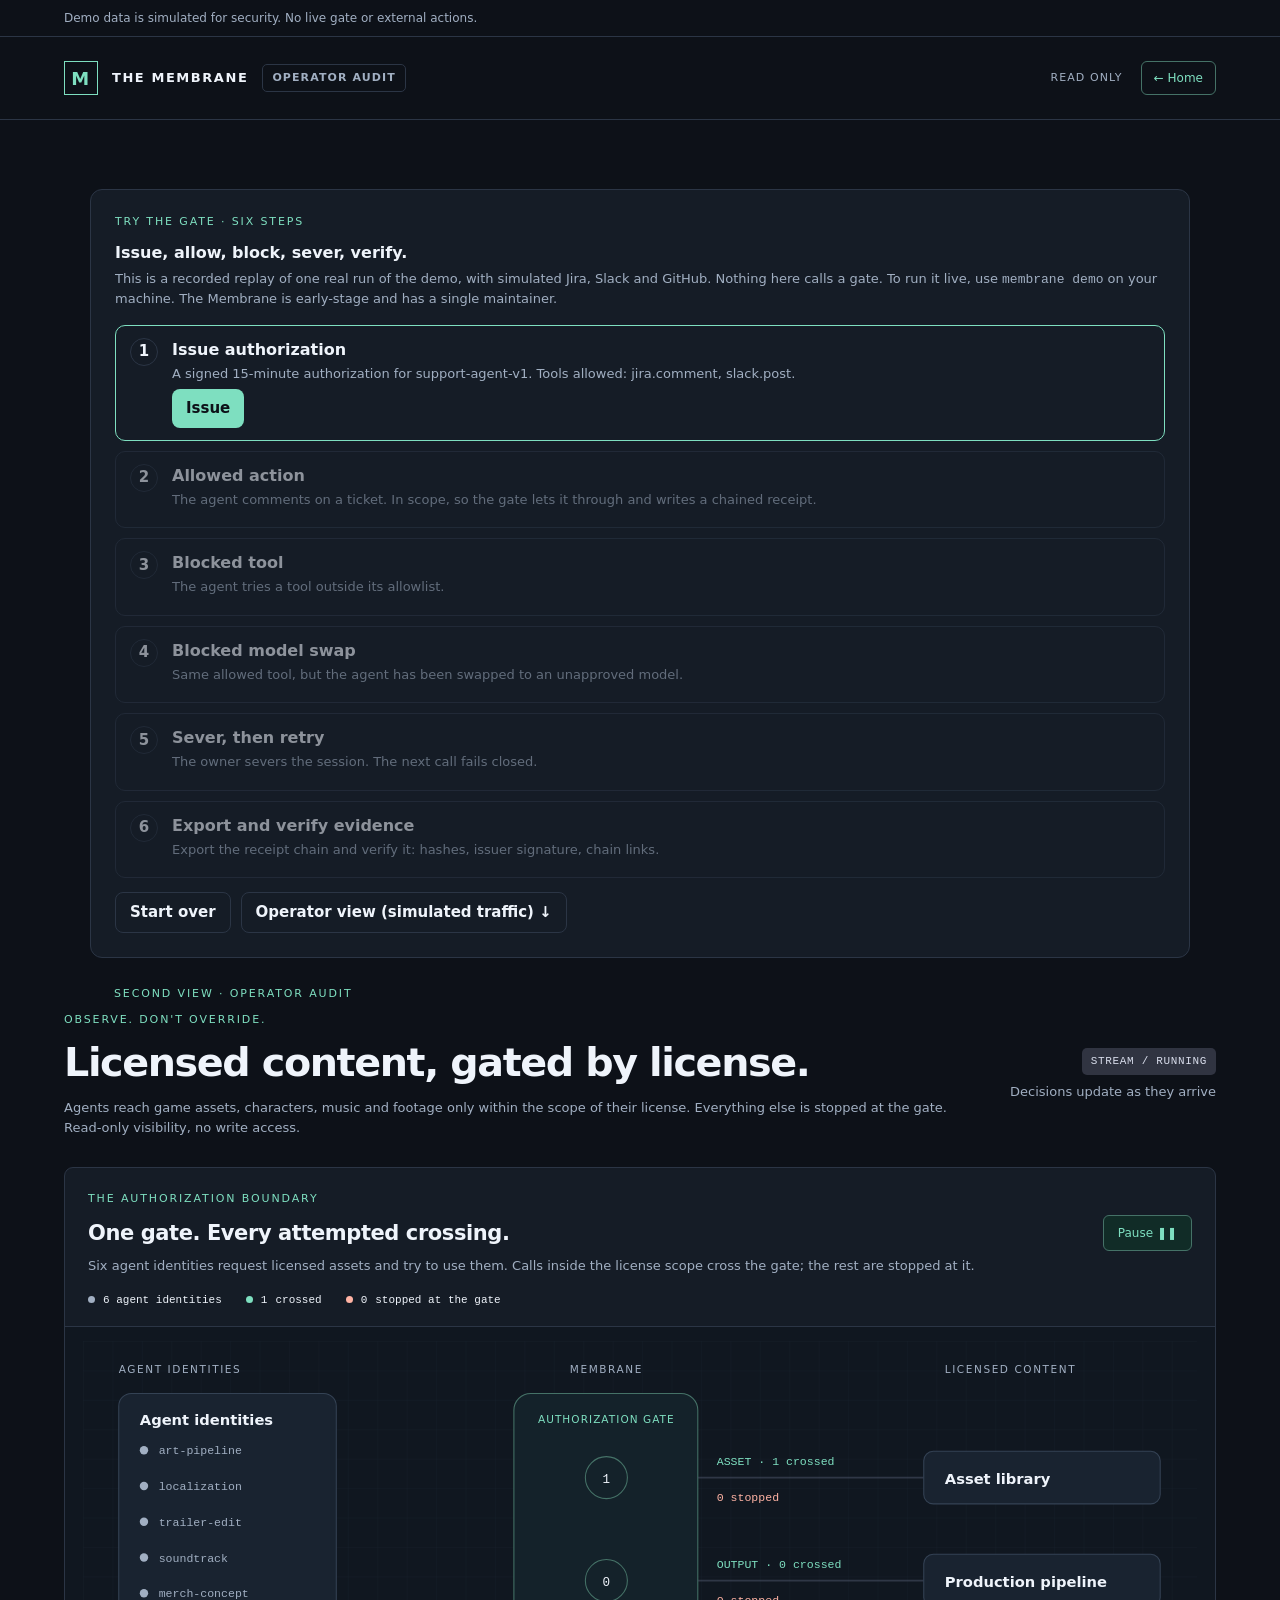
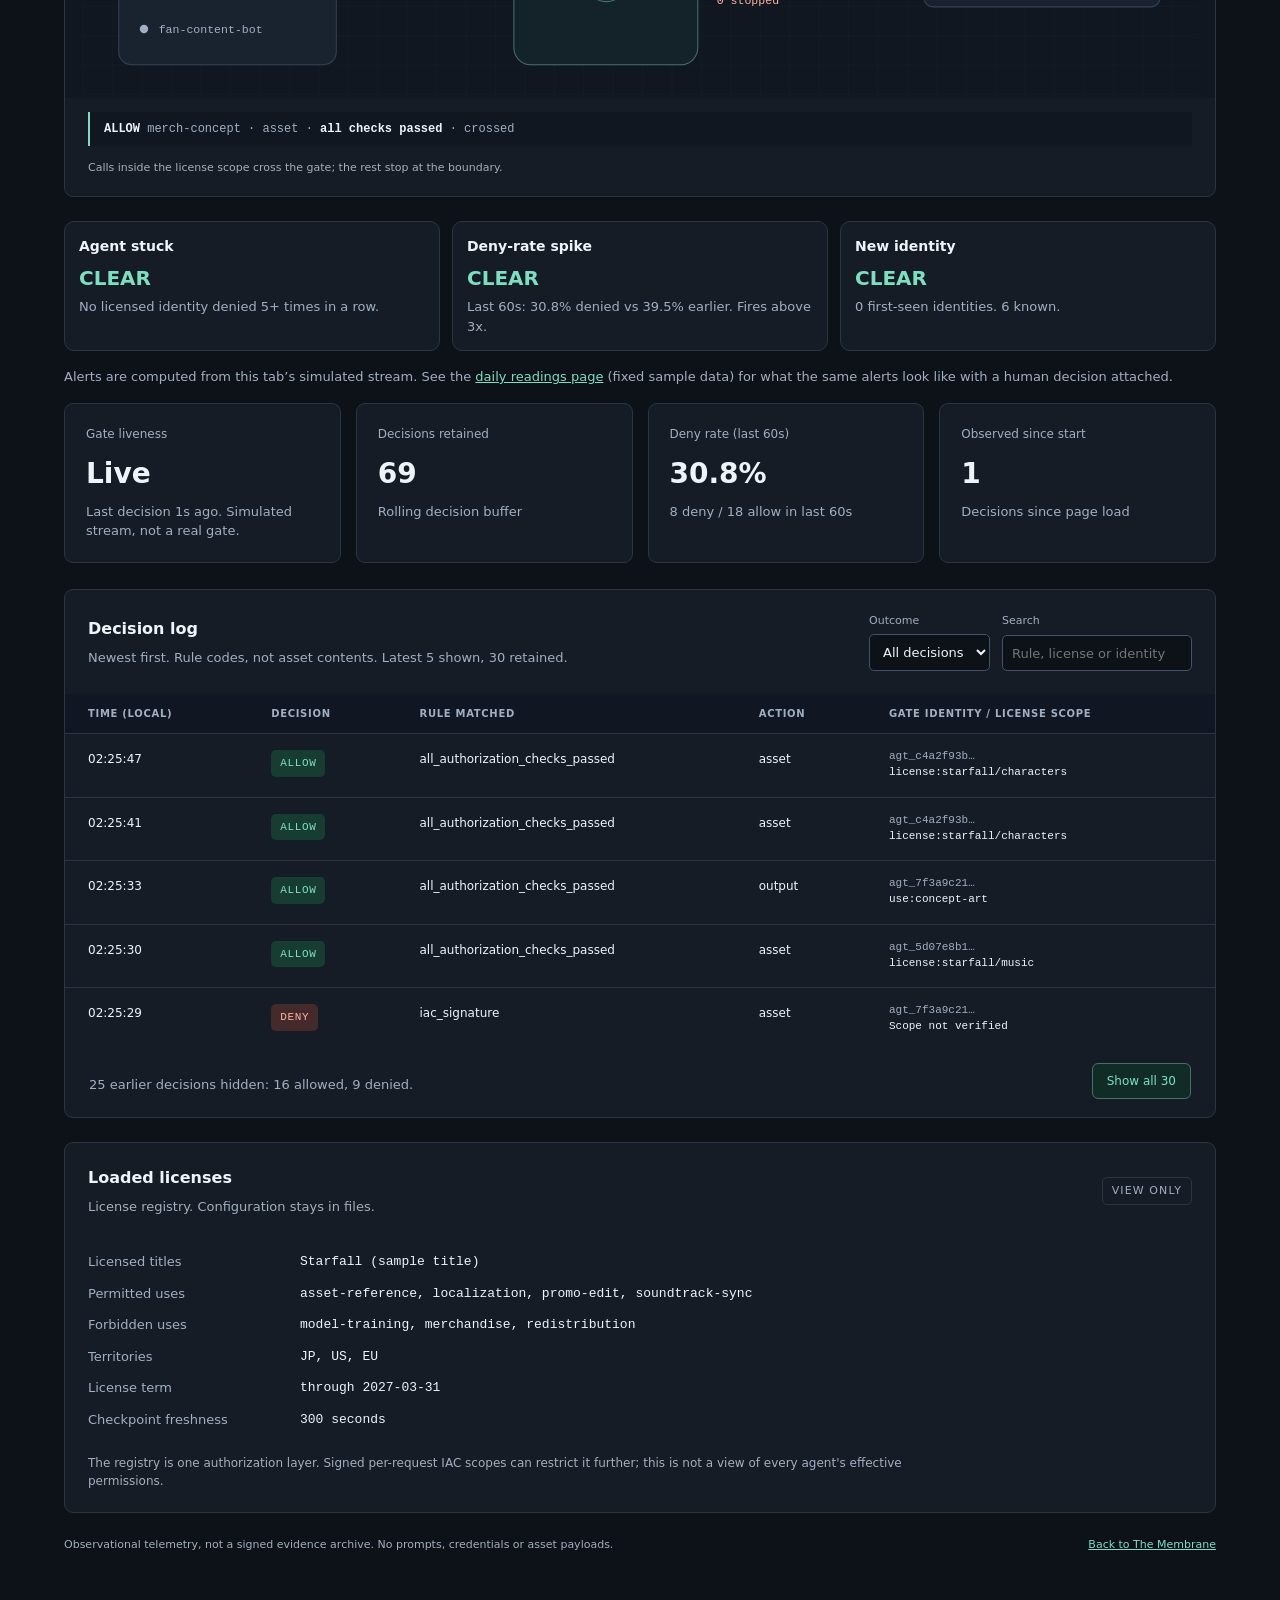
<file: operator-dashboard/index.html>
<!doctype html>
<html lang="en"><head><meta charset="utf-8"><meta name="viewport" content="width=device-width,initial-scale=1"><title>Membrane | Licensed content audit</title><link rel="stylesheet" href="./style.css?v=20261015-walk-1"><script src="./app.js?v=20261015-walk-1" defer></script></head>
<body><p class="data-disclosure" role="note">Demo data is simulated for security. No live gate or external actions.</p><header><a class="wordmark" href="https://themembrane.org/" aria-label="The Membrane home"><span class="symbol" aria-hidden="true">M</span> THE MEMBRANE <span class="tag">OPERATOR AUDIT</span></a><div class="headright"><span class="readonly">READ ONLY</span><a class="homelink" href="https://themembrane.org/">&larr; Home</a></div></header>
<main><section id="walk" aria-labelledby="walk-title"><p class="eyebrow">TRY THE GATE · SIX STEPS</p><h2 id="walk-title">Issue, allow, block, sever, verify.</h2><p class="muted wnote">This is a recorded replay of one real run of the demo, with simulated Jira, Slack and GitHub. Nothing here calls a gate. To run it live, use <code>membrane demo</code> on your machine. The Membrane is early-stage and has a single maintainer.</p><ol id="walk-steps"></ol><div class="wfoot"><button type="button" id="walk-reset" class="wbtn" hidden>Start over</button><span id="walk-done" class="muted" hidden>Done. Run it live: <a href="https://github.com/membrane-hq/the-membrane/blob/main/docs/demo.md">docs/demo.md</a></span><a class="wlink ghost" href="#operator">Operator view (simulated traffic) &darr;</a></div></section><div class="opsub" id="operator"><p class="eyebrow">SECOND VIEW · OPERATOR AUDIT</p></div><div class="intro"><div><p class="eyebrow">OBSERVE. DON'T OVERRIDE.</p><h1>Licensed content, gated by license.</h1><p class="muted">Agents reach game assets, characters, music and footage only within the scope of their license. Everything else is stopped at the gate. Read-only visibility, no write access.</p></div><div class="statusbox"><span id="status" class="badge unknown" role="status">UNKNOWN</span><p id="updated" class="muted">Starting stream</p></div></div>
<section class="panel boundary-panel" aria-labelledby="boundary-title">
<div class="sectionhead"><div><p class="eyebrow">THE AUTHORIZATION BOUNDARY</p><h2 id="boundary-title">One gate. Every attempted crossing.</h2><p class="muted">Six agent identities request licensed assets and try to use them. Calls inside the license scope cross the gate; the rest are stopped at it.</p></div><button id="replay" type="button">Pause <span aria-hidden="true">❚❚</span></button></div>
<div class="map-summary"><span class="map-chip"><i class="dot neutral" aria-hidden="true"></i>6 agent identities</span><span class="map-chip"><i class="dot" aria-hidden="true"></i><span id="chip-allow">0</span> crossed</span><span class="map-chip"><i class="dot red" aria-hidden="true"></i><span id="chip-deny">0</span> stopped at the gate</span></div>
<div class="boundary-map">
<div class="stage desktop-stage"><svg class="desktop-map" viewBox="0 0 1060 340" role="img" aria-labelledby="map-title map-desc">
<title id="map-title">Authorization boundary map</title><desc id="map-desc">Six agent identities request licensed assets and try to use them. Requests inside the license scope cross the membrane to the asset library or the production pipeline. Requests outside it are stopped at the membrane.</desc>
<defs><pattern id="grid" width="28" height="28" patternUnits="userSpaceOnUse"><path d="M 28 0 L 0 0 0 28" fill="none" stroke="#263241" stroke-width=".5"/></pattern></defs>
<rect width="1060" height="340" fill="url(#grid)" opacity=".45"/>
<text x="34" y="30" class="map-label">AGENT IDENTITIES</text><text x="498" y="30" class="map-label" text-anchor="middle">MEMBRANE</text><text x="820" y="30" class="map-label">LICENSED CONTENT</text>
<rect x="410" y="50" width="175" height="258" rx="16" fill="#14222a" stroke="#457267"/>
<text x="498" y="78" text-anchor="middle" class="gate-label">AUTHORIZATION GATE</text>
<rect x="34" y="50" width="207" height="258" rx="12" class="node"/>
<text x="54" y="80" class="node-title">Agent identities</text><circle cx="58" cy="104" r="4" fill="#a1afc2"/><text x="72" y="108" class="map-small">art-pipeline</text><circle cx="58" cy="138" r="4" fill="#a1afc2"/><text x="72" y="142" class="map-small">localization</text><circle cx="58" cy="172" r="4" fill="#a1afc2"/><text x="72" y="176" class="map-small">trailer-edit</text><circle cx="58" cy="206" r="4" fill="#a1afc2"/><text x="72" y="210" class="map-small">soundtrack</text><circle cx="58" cy="240" r="4" fill="#a1afc2"/><text x="72" y="244" class="map-small">merch-concept</text><circle cx="58" cy="274" r="4" fill="#a1afc2"/><text x="72" y="278" class="map-small">fan-content-bot</text>
<path d="M585 130 H800 M585 228 H800" class="flow rail"/><circle cx="498" cy="130" r="20" class="gate-ring"/><circle cx="498" cy="228" r="20" class="gate-ring"/>
<text x="498" y="135" text-anchor="middle" class="path-label gate-count" id="gc-0">0</text><text x="498" y="233" text-anchor="middle" class="path-label gate-count" id="gc-1">0</text>
<text x="603" y="118" class="path-label allow-text" id="lane-allow-0">ACCESS · 0 crossed</text><text x="603" y="216" class="path-label allow-text" id="lane-allow-1">USE · 0 crossed</text>
<text x="603" y="152" class="path-label deny-text" id="lane-deny-0">0 stopped</text><text x="603" y="250" class="path-label deny-text" id="lane-deny-1">0 stopped</text>
<rect x="800" y="105" width="225" height="50" rx="9" class="node"/><text x="820" y="136" class="node-title">Asset library</text>
<rect x="800" y="203" width="225" height="50" rx="9" class="node"/><text x="820" y="234" class="node-title">Production pipeline</text>
</svg><canvas class="fx" aria-hidden="true"></canvas></div>
<div class="stage mobile-stage"><svg class="mobile-map" viewBox="0 0 360 400" role="img" aria-labelledby="mobile-title mobile-desc">
<title id="mobile-title">Paths through the membrane</title><desc id="mobile-desc">Six agent identities request licensed assets and try to use them. Requests inside the license scope cross the membrane. Requests outside it are stopped at the gate.</desc>
<rect x="15" y="12" width="330" height="76" rx="10" class="node"/><text x="30" y="34" class="node-title">Agent identities</text><circle cx="40" cy="62" r="5" fill="#a1afc2"/><text x="40" y="78" text-anchor="middle" class="map-tiny">01</text><circle cx="96" cy="62" r="5" fill="#a1afc2"/><text x="96" y="78" text-anchor="middle" class="map-tiny">02</text><circle cx="152" cy="62" r="5" fill="#a1afc2"/><text x="152" y="78" text-anchor="middle" class="map-tiny">03</text><circle cx="208" cy="62" r="5" fill="#a1afc2"/><text x="208" y="78" text-anchor="middle" class="map-tiny">04</text><circle cx="264" cy="62" r="5" fill="#a1afc2"/><text x="264" y="78" text-anchor="middle" class="map-tiny">05</text><circle cx="320" cy="62" r="5" fill="#a1afc2"/><text x="320" y="78" text-anchor="middle" class="map-tiny">06</text>
<rect x="15" y="145" width="330" height="98" rx="12" fill="#14222a" stroke="#457267"/><text x="180" y="165" text-anchor="middle" class="gate-label">MEMBRANE · AUTHORIZATION GATE</text>
<circle cx="110" cy="195" r="16" class="gate-ring"/><circle cx="250" cy="195" r="16" class="gate-ring"/><text x="110" y="199" text-anchor="middle" class="path-label gate-count" id="mgc-0">0</text><text x="250" y="199" text-anchor="middle" class="path-label gate-count" id="mgc-1">0</text>
<text x="110" y="228" text-anchor="middle" class="path-label deny-text" id="mlane-deny-0">0 stopped</text><text x="250" y="228" text-anchor="middle" class="path-label deny-text" id="mlane-deny-1">0 stopped</text>
<path d="M110 243 V301 M250 243 V301" class="flow rail"/>
<rect x="63" y="301" width="94" height="48" rx="8" class="node"/><text x="110" y="330" text-anchor="middle" class="node-title">Assets</text><rect x="203" y="301" width="94" height="48" rx="8" class="node"/><text x="250" y="330" text-anchor="middle" class="node-title">Pipeline</text>
<text x="110" y="370" text-anchor="middle" class="path-label allow-text" id="mlane-allow-0">0 crossed</text><text x="250" y="370" text-anchor="middle" class="path-label allow-text" id="mlane-allow-1">0 crossed</text>
</svg><canvas class="fx" aria-hidden="true"></canvas></div>
</div>
<p class="map-ticker" id="ticker">Waiting for the first decision.</p>
<p class="map-footnote" id="replay-note" role="status">Calls inside the license scope cross the gate; the rest stop at the boundary.</p>
</section>
<section class="alerts" aria-label="Alerts"><article id="al-stuck" class="clear"><h2>Agent stuck</h2><strong id="al-stuck-st">CLEAR</strong><p class="muted" id="al-stuck-p">No licensed identity denied repeatedly.</p></article><article id="al-spike" class="clear"><h2>Deny-rate spike</h2><strong id="al-spike-st">CLEAR</strong><p class="muted" id="al-spike-p">Waiting for traffic.</p></article><article id="al-new" class="clear"><h2>New identity</h2><strong id="al-new-st">CLEAR</strong><p class="muted" id="al-new-p">0 first-seen, 6 known.</p></article></section><p class="readlink muted">Alerts are computed from this tab&rsquo;s simulated stream. See the <a href="https://themembrane.org/operator-dashboard/readings/">daily readings page</a> (fixed sample data) for what the same alerts look like with a human decision attached.</p><section class="metrics" aria-label="Audit metrics"><article><h2>Gate liveness</h2><strong id="liveness">Unknown</strong><p id="cp" class="muted">No checkpoint data</p></article><article><h2>Decisions retained</h2><strong id="count">-</strong><p class="muted">Rolling decision buffer</p></article><article><h2>Deny rate (last 60s)</h2><strong id="rate">-</strong><p id="counts" class="muted">Rolling 60-second window</p></article><article><h2>Observed since start</h2><strong id="total">-</strong><p class="muted">Decisions since page load</p></article></section>
<section class="panel"><div class="sectionhead"><div><h2>Decision log</h2><p class="muted">Newest first. Rule codes, not asset contents. Latest 5 shown, 30 retained.</p></div><div class="filters"><label>Outcome<select id="filter"><option value="all">All decisions</option><option value="deny">Deny only</option><option value="allow">Allow only</option></select></label><label>Search<input id="search" type="search" placeholder="Rule, license or identity"></label></div></div><div id="logwrap" class="tablewrap logscroll"><table><thead><tr><th scope="col">Time (local)</th><th scope="col">Decision</th><th scope="col">Rule matched</th><th scope="col">Action</th><th scope="col">Gate identity / license scope</th></tr></thead><tbody id="rows"><tr><td colspan="5" class="empty">No decisions yet.</td></tr></tbody></table></div><div class="logfoot"><span id="logsum" class="muted" role="status"></span><button id="logtoggle" type="button" aria-expanded="false" hidden>Show all</button></div></section>
<section class="panel policy"><div class="sectionhead"><div><h2>Loaded licenses</h2><p class="muted">License registry. Configuration stays in files.</p></div><span class="tag">VIEW ONLY</span></div><dl id="policy"><dt>Source</dt><dd>Waiting for policy</dd></dl><p class="footnote">The registry is one authorization layer. Signed per-request IAC scopes can restrict it further; this is not a view of every agent's effective permissions.</p></section>
<footer>Observational telemetry, not a signed evidence archive. No prompts, credentials or asset payloads. <span id="refresh"><a href="https://themembrane.org/">Back to The Membrane</a></span></footer>
</main></body></html>
</file>
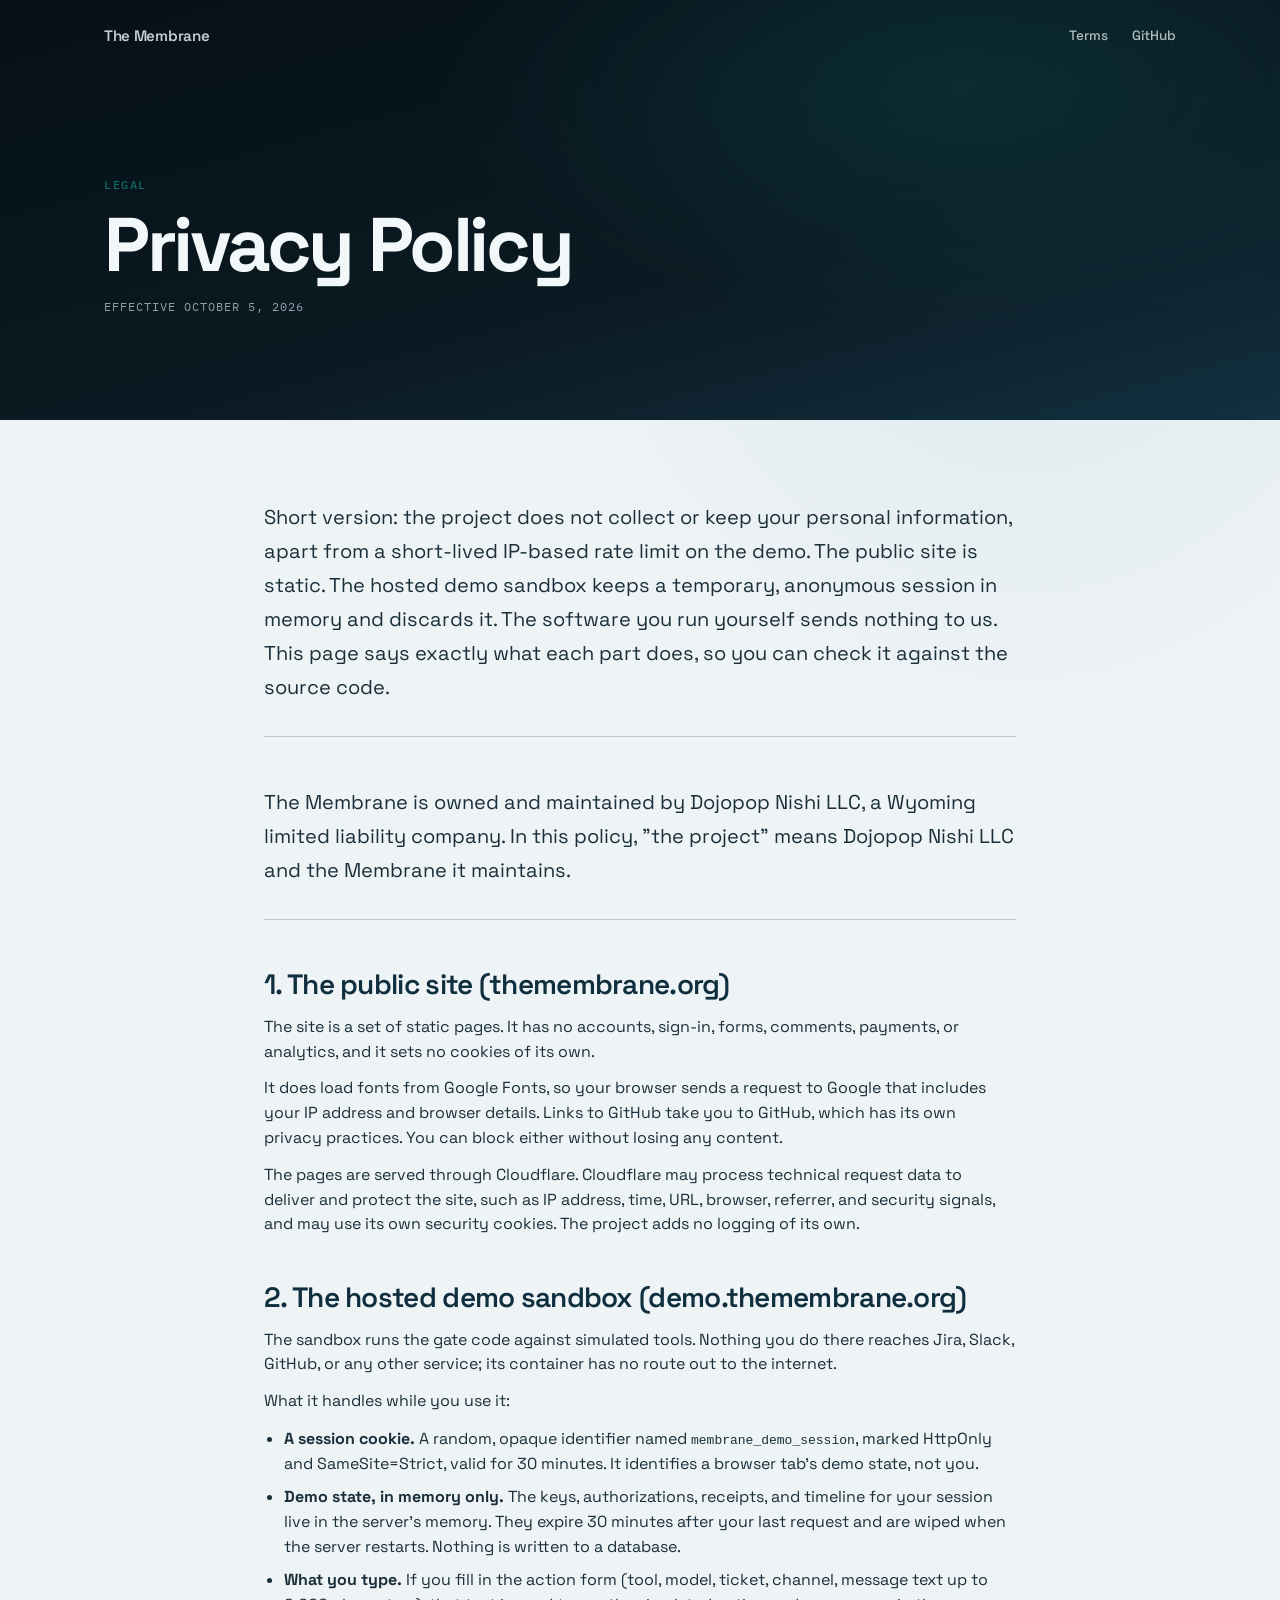
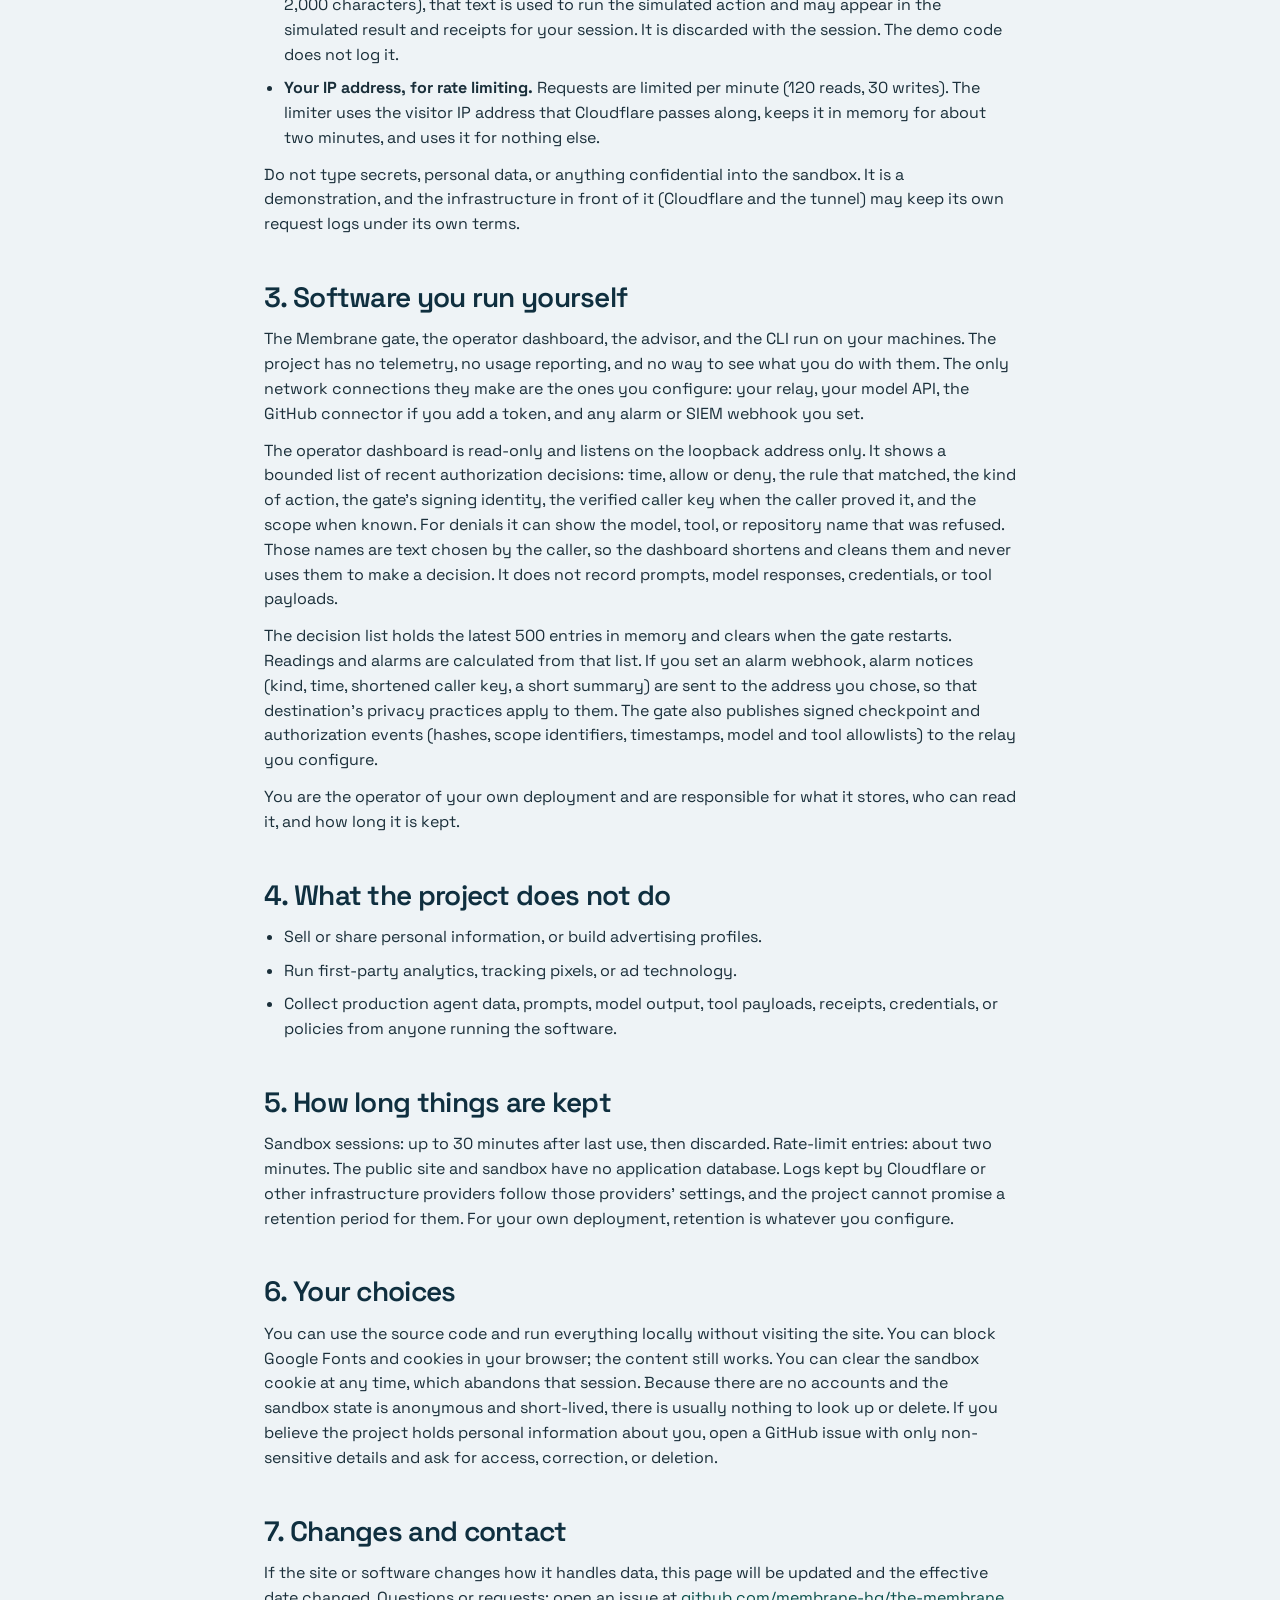
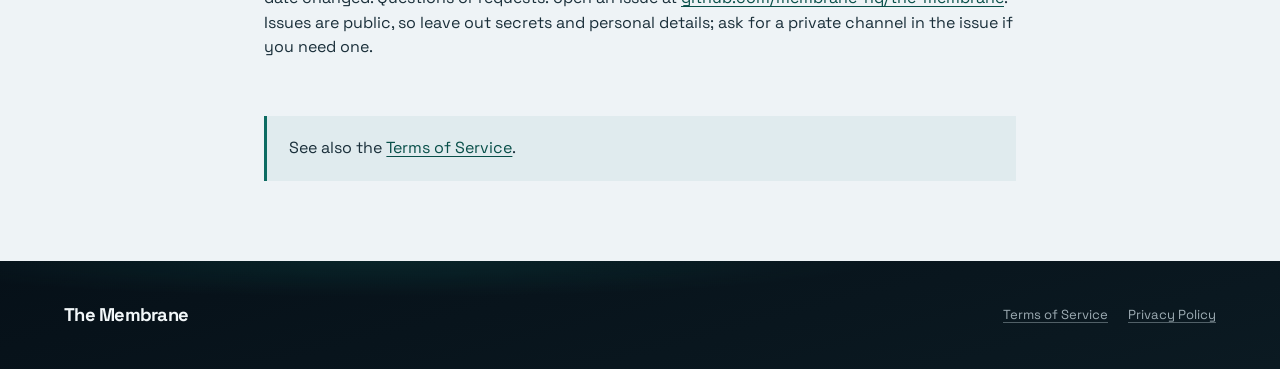
<file: privacy/index.html>
<!DOCTYPE html>
<html lang="en">
<head>
  <meta charset="utf-8" />
  <meta name="viewport" content="width=device-width, initial-scale=1" />
  <title>Privacy Policy — The Membrane</title>
  <meta name="description" content="Privacy information for The Membrane public website and local demonstration software." />
  <meta name="theme-color" content="#0b1a22" />
  <meta property="og:type" content="website" />
  <meta property="og:title" content="Privacy Policy — The Membrane" />
  <meta property="og:description" content="Privacy information for The Membrane public website and local demonstration software." />
  <link rel="icon" href="../assets/favicon.svg" type="image/svg+xml" />
  <link rel="preconnect" href="https://fonts.googleapis.com" />
  <link rel="preconnect" href="https://fonts.gstatic.com" crossorigin />
  <link href="https://fonts.googleapis.com/css2?family=Space+Grotesk:wght@400;500;600;700&family=IBM+Plex+Mono:wght@400;500;600&display=swap" rel="stylesheet" />
  <link rel="stylesheet" href="../styles.css" />
</head>
<body class="legal-page">
  <a class="skip" href="#legal-content">Skip to content</a>

  <header class="legal-header">
    <nav class="topbar" aria-label="Primary">
      <a class="wordmark-sm wordmark-link" href="/">The Membrane</a>
      <div class="legal-nav">
        <a class="topbar-link" href="/terms/">Terms</a>
        <a class="topbar-link" href="https://github.com/membrane-hq/the-membrane" rel="noopener" target="_blank">GitHub</a>
      </div>
    </nav>
    <div class="legal-hero">
      <p class="eyebrow">Legal</p>
      <h1>Privacy Policy</h1>
      <p class="legal-effective">Effective October 5, 2026</p>
    </div>
  </header>

  <main class="legal-main" id="legal-content">
    <p class="legal-intro">
      Short version: the project does not collect or keep your personal information, apart from a
      short-lived IP-based rate limit on the demo. The public site is static. The hosted demo sandbox keeps a temporary, anonymous session in memory and discards
      it. The software you run yourself sends nothing to us. This page says exactly what each part
      does, so you can check it against the source code.
    </p>

    <p class="legal-intro">
      The Membrane is owned and maintained by Dojopop Nishi LLC, a Wyoming limited liability company. In this policy, "the project" means Dojopop Nishi LLC and the Membrane it maintains.
    </p>

    <section class="legal-section">
      <h2>1. The public site (themembrane.org)</h2>
      <p>
        The site is a set of static pages. It has no accounts, sign-in, forms, comments, payments, or analytics, and it sets no cookies of its own.
      </p>
      <p>
        It does load fonts from Google Fonts, so your browser sends a request to Google that includes your IP address and browser details. Links to GitHub take you to GitHub, which has its own privacy practices. You can block either without losing any content.
      </p>
      <p>
        The pages are served through Cloudflare. Cloudflare may process technical request data to deliver and protect the site, such as IP address, time, URL, browser, referrer, and security signals, and may use its own security cookies. The project adds no logging of its own.
      </p>
    </section>

    <section class="legal-section">
      <h2>2. The hosted demo sandbox (demo.themembrane.org)</h2>
      <p>
        The sandbox runs the gate code against simulated tools. Nothing you do there reaches Jira, Slack, GitHub, or any other service; its container has no route out to the internet.
      </p>
      <p>
        What it handles while you use it:
      </p>
      <ul>
        <li><strong>A session cookie.</strong> A random, opaque identifier named <code>membrane_demo_session</code>, marked HttpOnly and SameSite=Strict, valid for 30 minutes. It identifies a browser tab's demo state, not you.</li>
        <li><strong>Demo state, in memory only.</strong> The keys, authorizations, receipts, and timeline for your session live in the server's memory. They expire 30 minutes after your last request and are wiped when the server restarts. Nothing is written to a database.</li>
        <li><strong>What you type.</strong> If you fill in the action form (tool, model, ticket, channel, message text up to 2,000 characters), that text is used to run the simulated action and may appear in the simulated result and receipts for your session. It is discarded with the session. The demo code does not log it.</li>
        <li><strong>Your IP address, for rate limiting.</strong> Requests are limited per minute (120 reads, 30 writes). The limiter uses the visitor IP address that Cloudflare passes along, keeps it in memory for about two minutes, and uses it for nothing else.</li>
      </ul>
      <p>
        Do not type secrets, personal data, or anything confidential into the sandbox. It is a demonstration, and the infrastructure in front of it (Cloudflare and the tunnel) may keep its own request logs under its own terms.
      </p>
    </section>

    <section class="legal-section">
      <h2>3. Software you run yourself</h2>
      <p>
        The Membrane gate, the operator dashboard, the advisor, and the CLI run on your machines. The project has no telemetry, no usage reporting, and no way to see what you do with them. The only network connections they make are the ones you configure: your relay, your model API, the GitHub connector if you add a token, and any alarm or SIEM webhook you set.
      </p>
      <p>
        The operator dashboard is read-only and listens on the loopback address only. It shows a bounded list of recent authorization decisions: time, allow or deny, the rule that matched, the kind of action, the gate's signing identity, the verified caller key when the caller proved it, and the scope when known. For denials it can show the model, tool, or repository name that was refused. Those names are text chosen by the caller, so the dashboard shortens and cleans them and never uses them to make a decision. It does not record prompts, model responses, credentials, or tool payloads.
      </p>
      <p>
        The decision list holds the latest 500 entries in memory and clears when the gate restarts. Readings and alarms are calculated from that list. If you set an alarm webhook, alarm notices (kind, time, shortened caller key, a short summary) are sent to the address you chose, so that destination's privacy practices apply to them. The gate also publishes signed checkpoint and authorization events (hashes, scope identifiers, timestamps, model and tool allowlists) to the relay you configure.
      </p>
      <p>
        You are the operator of your own deployment and are responsible for what it stores, who can read it, and how long it is kept.
      </p>
    </section>

    <section class="legal-section">
      <h2>4. What the project does not do</h2>
      <ul>
        <li>Sell or share personal information, or build advertising profiles.</li>
        <li>Run first-party analytics, tracking pixels, or ad technology.</li>
        <li>Collect production agent data, prompts, model output, tool payloads, receipts, credentials, or policies from anyone running the software.</li>
      </ul>
    </section>

    <section class="legal-section">
      <h2>5. How long things are kept</h2>
      <p>
        Sandbox sessions: up to 30 minutes after last use, then discarded. Rate-limit entries: about two minutes. The public site and sandbox have no application database. Logs kept by Cloudflare or other infrastructure providers follow those providers' settings, and the project cannot promise a retention period for them. For your own deployment, retention is whatever you configure.
      </p>
    </section>

    <section class="legal-section">
      <h2>6. Your choices</h2>
      <p>
        You can use the source code and run everything locally without visiting the site. You can block Google Fonts and cookies in your browser; the content still works. You can clear the sandbox cookie at any time, which abandons that session. Because there are no accounts and the sandbox state is anonymous and short-lived, there is usually nothing to look up or delete. If you believe the project holds personal information about you, open a GitHub issue with only non-sensitive details and ask for access, correction, or deletion.
      </p>
    </section>

    <section class="legal-section">
      <h2>7. Changes and contact</h2>
      <p>
        If the site or software changes how it handles data, this page will be updated and the effective date changed. Questions or requests: open an issue at <a href="https://github.com/membrane-hq/the-membrane/issues" rel="noopener" target="_blank">github.com/membrane-hq/the-membrane</a>. Issues are public, so leave out secrets and personal details; ask for a private channel in the issue if you need one.
      </p>
    </section>

    <p class="legal-crosslink">See also the <a href="/terms/">Terms of Service</a>.</p>
  </main>

  <footer class="footer legal-footer">
    <div class="footer-inner">
      <p class="footer-brand"><a class="wordmark-link" href="/">The Membrane</a></p>
      <nav class="footer-legal" aria-label="Legal">
        <a href="/terms/">Terms of Service</a>
        <a href="/privacy/" aria-current="page">Privacy Policy</a>
      </nav>
    </div>
  </footer>
</body>
</html>
</file>
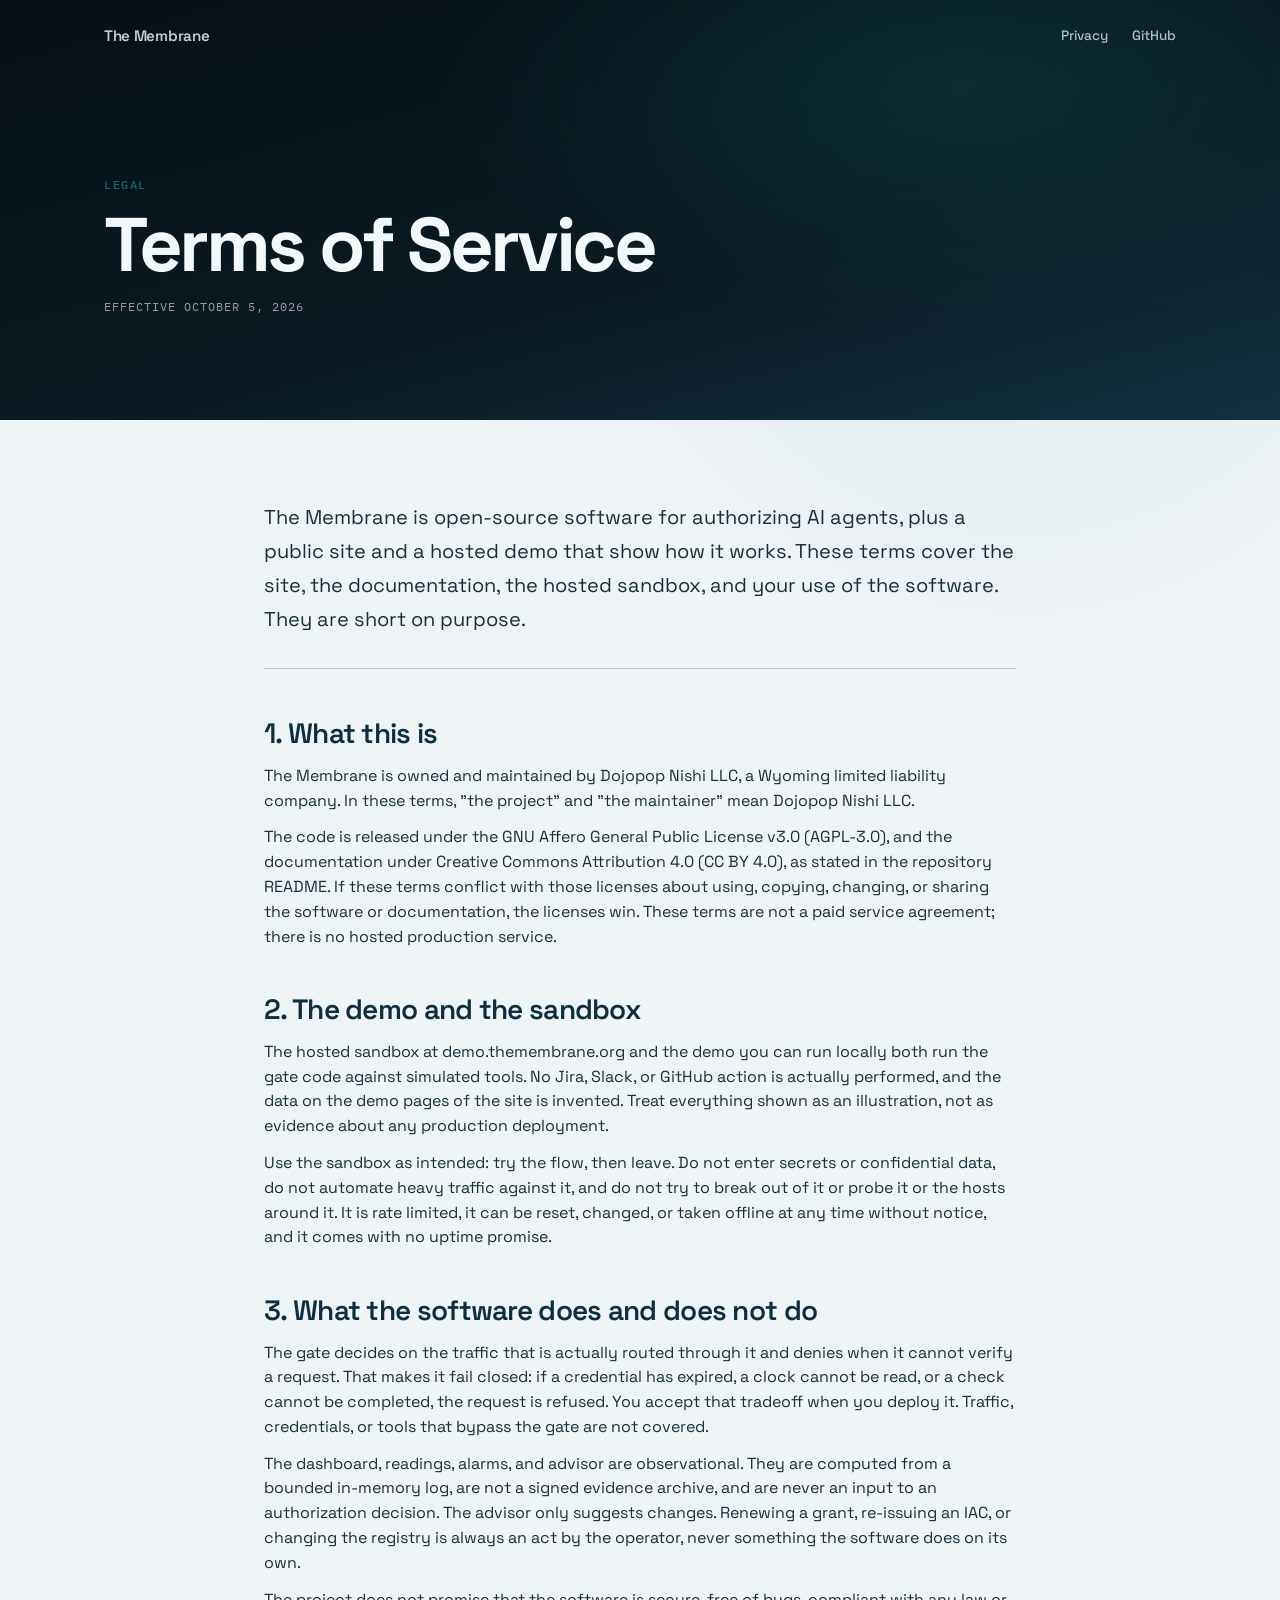
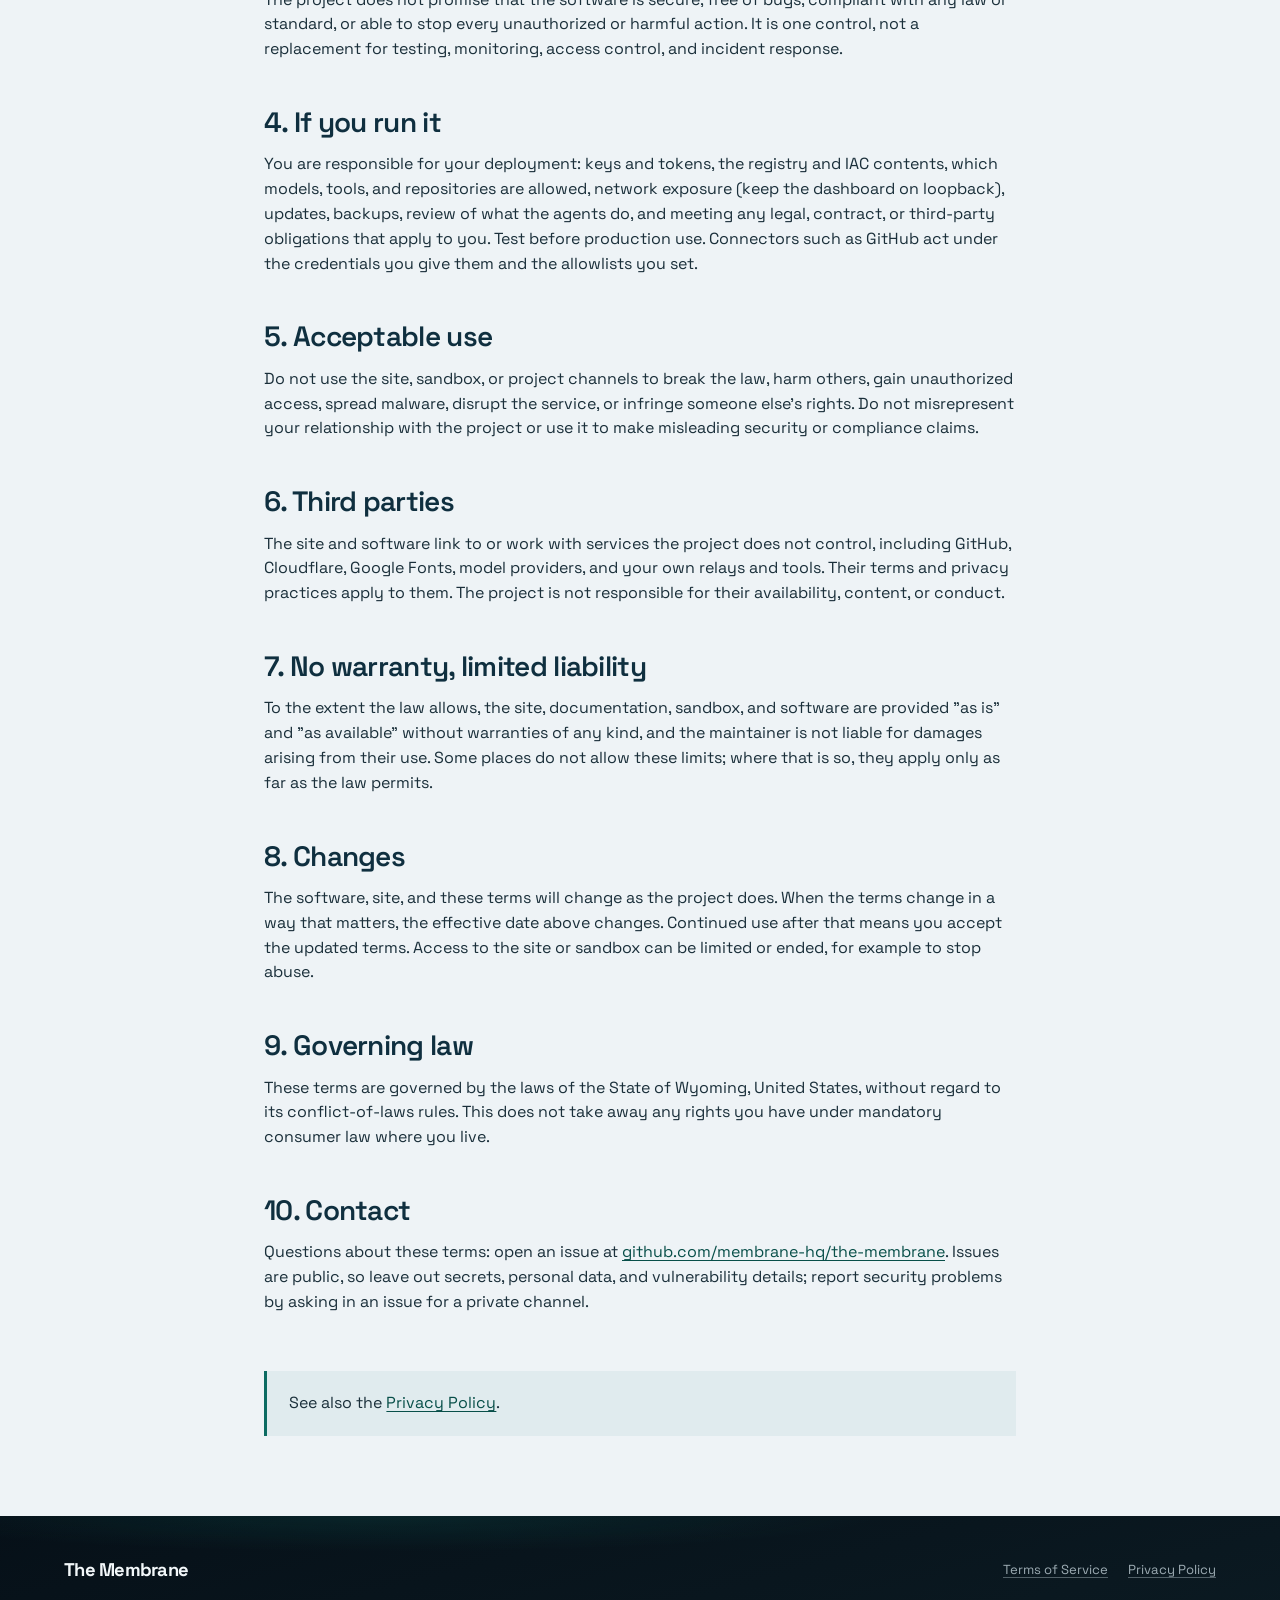
<file: terms/index.html>
<!DOCTYPE html>
<html lang="en">
<head>
  <meta charset="utf-8" />
  <meta name="viewport" content="width=device-width, initial-scale=1" />
  <title>Terms of Service — The Membrane</title>
  <meta name="description" content="Terms for The Membrane public website, documentation, and local demonstration software." />
  <meta name="theme-color" content="#0b1a22" />
  <meta property="og:type" content="website" />
  <meta property="og:title" content="Terms of Service — The Membrane" />
  <meta property="og:description" content="Terms for The Membrane public website, documentation, and local demonstration software." />
  <link rel="icon" href="../assets/favicon.svg" type="image/svg+xml" />
  <link rel="preconnect" href="https://fonts.googleapis.com" />
  <link rel="preconnect" href="https://fonts.gstatic.com" crossorigin />
  <link href="https://fonts.googleapis.com/css2?family=Space+Grotesk:wght@400;500;600;700&family=IBM+Plex+Mono:wght@400;500;600&display=swap" rel="stylesheet" />
  <link rel="stylesheet" href="../styles.css" />
</head>
<body class="legal-page">
  <a class="skip" href="#legal-content">Skip to content</a>

  <header class="legal-header">
    <nav class="topbar" aria-label="Primary">
      <a class="wordmark-sm wordmark-link" href="/">The Membrane</a>
      <div class="legal-nav">
        <a class="topbar-link" href="/privacy/">Privacy</a>
        <a class="topbar-link" href="https://github.com/membrane-hq/the-membrane" rel="noopener" target="_blank">GitHub</a>
      </div>
    </nav>
    <div class="legal-hero">
      <p class="eyebrow">Legal</p>
      <h1>Terms of Service</h1>
      <p class="legal-effective">Effective October 5, 2026</p>
    </div>
  </header>

  <main class="legal-main" id="legal-content">
    <p class="legal-intro">
      The Membrane is open-source software for authorizing AI agents, plus a public site and a
      hosted demo that show how it works. These terms cover the site, the documentation, the hosted
      sandbox, and your use of the software. They are short on purpose.
    </p>

    <section class="legal-section">
      <h2>1. What this is</h2>
      <p>
        The Membrane is owned and maintained by Dojopop Nishi LLC, a Wyoming limited liability company. In these terms, "the project" and "the maintainer" mean Dojopop Nishi LLC.
      </p>
      <p>
        The code is released under the GNU Affero General Public License v3.0 (AGPL-3.0), and the documentation under Creative Commons Attribution 4.0 (CC BY 4.0), as stated in the repository README. If these terms conflict with those licenses about using, copying, changing, or sharing the software or documentation, the licenses win. These terms are not a paid service agreement; there is no hosted production service.
      </p>
    </section>

    <section class="legal-section">
      <h2>2. The demo and the sandbox</h2>
      <p>
        The hosted sandbox at demo.themembrane.org and the demo you can run locally both run the gate code against simulated tools. No Jira, Slack, or GitHub action is actually performed, and the data on the demo pages of the site is invented. Treat everything shown as an illustration, not as evidence about any production deployment.
      </p>
      <p>
        Use the sandbox as intended: try the flow, then leave. Do not enter secrets or confidential data, do not automate heavy traffic against it, and do not try to break out of it or probe it or the hosts around it. It is rate limited, it can be reset, changed, or taken offline at any time without notice, and it comes with no uptime promise.
      </p>
    </section>

    <section class="legal-section">
      <h2>3. What the software does and does not do</h2>
      <p>
        The gate decides on the traffic that is actually routed through it and denies when it cannot verify a request. That makes it fail closed: if a credential has expired, a clock cannot be read, or a check cannot be completed, the request is refused. You accept that tradeoff when you deploy it. Traffic, credentials, or tools that bypass the gate are not covered.
      </p>
      <p>
        The dashboard, readings, alarms, and advisor are observational. They are computed from a bounded in-memory log, are not a signed evidence archive, and are never an input to an authorization decision. The advisor only suggests changes. Renewing a grant, re-issuing an IAC, or changing the registry is always an act by the operator, never something the software does on its own.
      </p>
      <p>
        The project does not promise that the software is secure, free of bugs, compliant with any law or standard, or able to stop every unauthorized or harmful action. It is one control, not a replacement for testing, monitoring, access control, and incident response.
      </p>
    </section>

    <section class="legal-section">
      <h2>4. If you run it</h2>
      <p>
        You are responsible for your deployment: keys and tokens, the registry and IAC contents, which models, tools, and repositories are allowed, network exposure (keep the dashboard on loopback), updates, backups, review of what the agents do, and meeting any legal, contract, or third-party obligations that apply to you. Test before production use. Connectors such as GitHub act under the credentials you give them and the allowlists you set.
      </p>
    </section>

    <section class="legal-section">
      <h2>5. Acceptable use</h2>
      <p>
        Do not use the site, sandbox, or project channels to break the law, harm others, gain unauthorized access, spread malware, disrupt the service, or infringe someone else's rights. Do not misrepresent your relationship with the project or use it to make misleading security or compliance claims.
      </p>
    </section>

    <section class="legal-section">
      <h2>6. Third parties</h2>
      <p>
        The site and software link to or work with services the project does not control, including GitHub, Cloudflare, Google Fonts, model providers, and your own relays and tools. Their terms and privacy practices apply to them. The project is not responsible for their availability, content, or conduct.
      </p>
    </section>

    <section class="legal-section">
      <h2>7. No warranty, limited liability</h2>
      <p>
        To the extent the law allows, the site, documentation, sandbox, and software are provided "as is" and "as available" without warranties of any kind, and the maintainer is not liable for damages arising from their use. Some places do not allow these limits; where that is so, they apply only as far as the law permits.
      </p>
    </section>

    <section class="legal-section">
      <h2>8. Changes</h2>
      <p>
        The software, site, and these terms will change as the project does. When the terms change in a way that matters, the effective date above changes. Continued use after that means you accept the updated terms. Access to the site or sandbox can be limited or ended, for example to stop abuse.
      </p>
    </section>

    <section class="legal-section">
      <h2>9. Governing law</h2>
      <p>
        These terms are governed by the laws of the State of Wyoming, United States, without regard to its conflict-of-laws rules. This does not take away any rights you have under mandatory consumer law where you live.
      </p>
    </section>

    <section class="legal-section">
      <h2>10. Contact</h2>
      <p>
        Questions about these terms: open an issue at <a href="https://github.com/membrane-hq/the-membrane/issues" rel="noopener" target="_blank">github.com/membrane-hq/the-membrane</a>. Issues are public, so leave out secrets, personal data, and vulnerability details; report security problems by asking in an issue for a private channel.
      </p>
    </section>

    <p class="legal-crosslink">See also the <a href="/privacy/">Privacy Policy</a>.</p>
  </main>

  <footer class="footer legal-footer">
    <div class="footer-inner">
      <p class="footer-brand"><a class="wordmark-link" href="/">The Membrane</a></p>
      <nav class="footer-legal" aria-label="Legal">
        <a href="/terms/" aria-current="page">Terms of Service</a>
        <a href="/privacy/">Privacy Policy</a>
      </nav>
    </div>
  </footer>
</body>
</html>
</file>
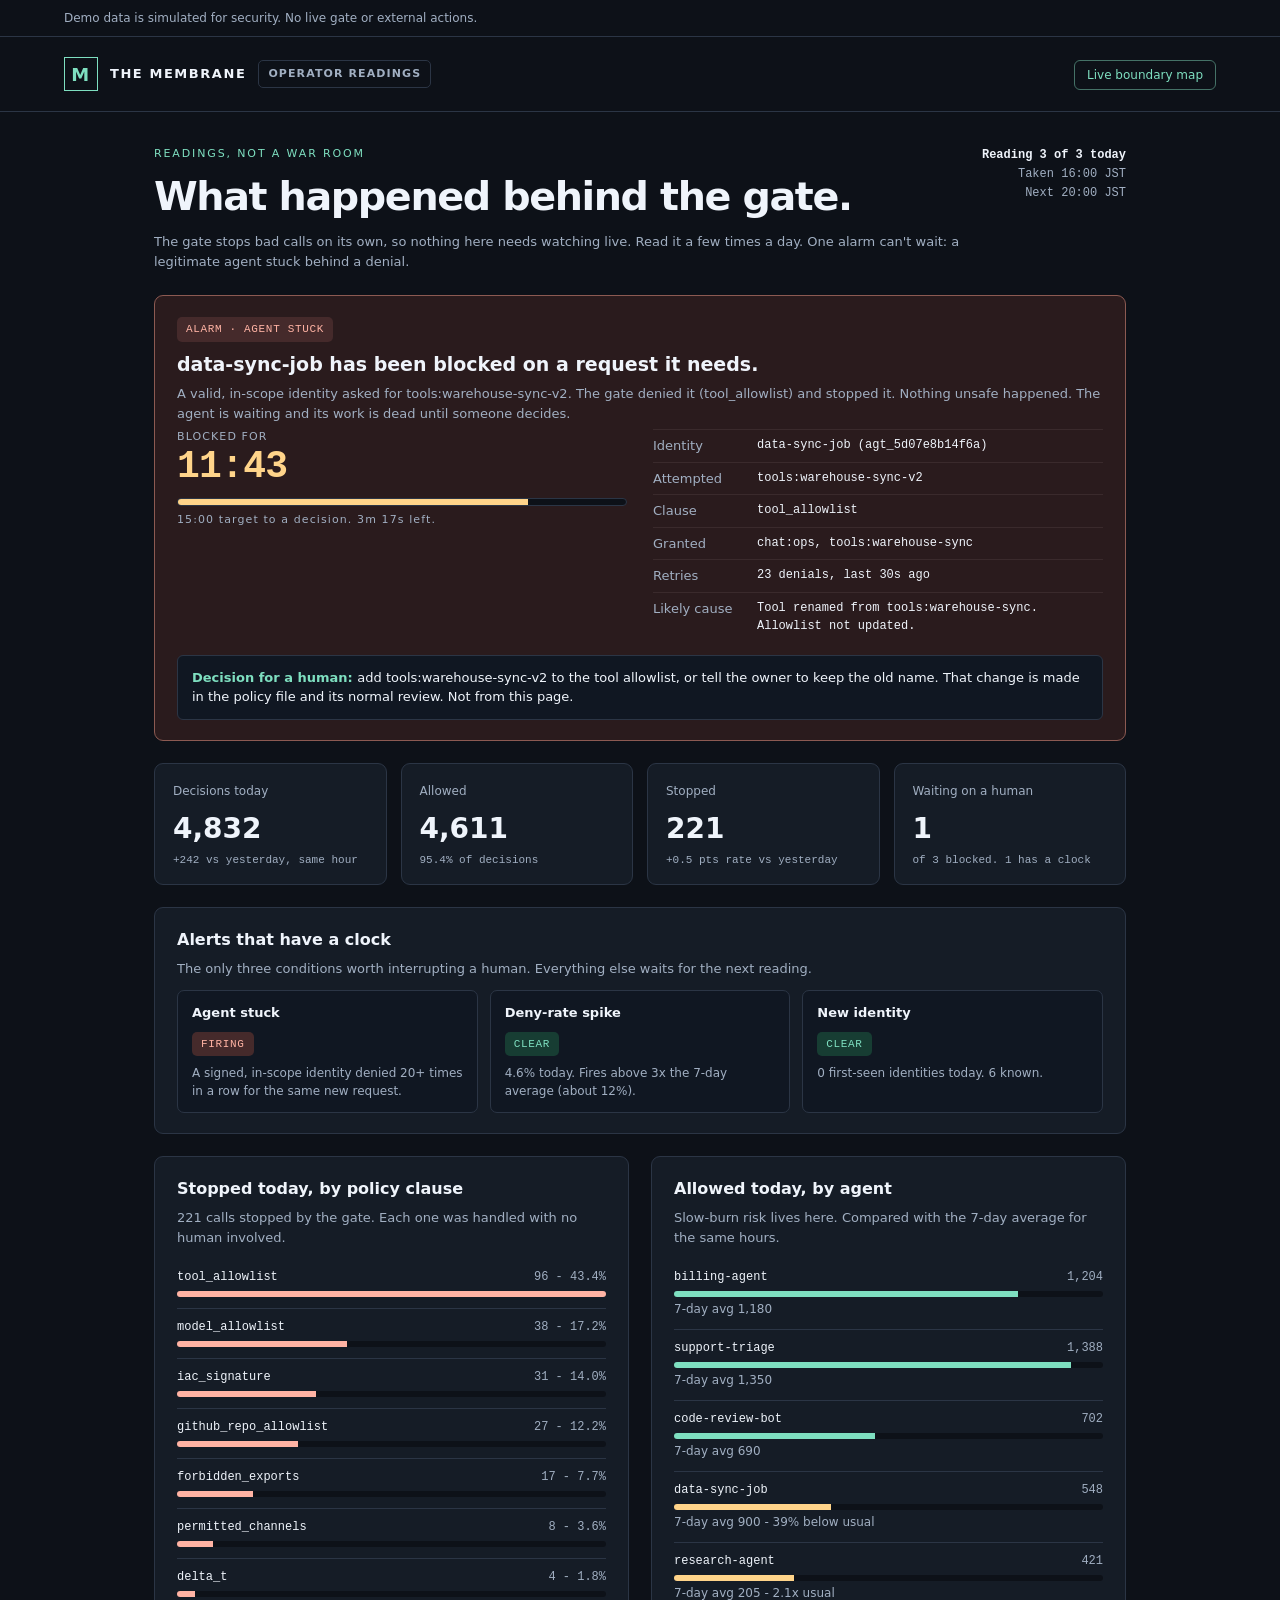
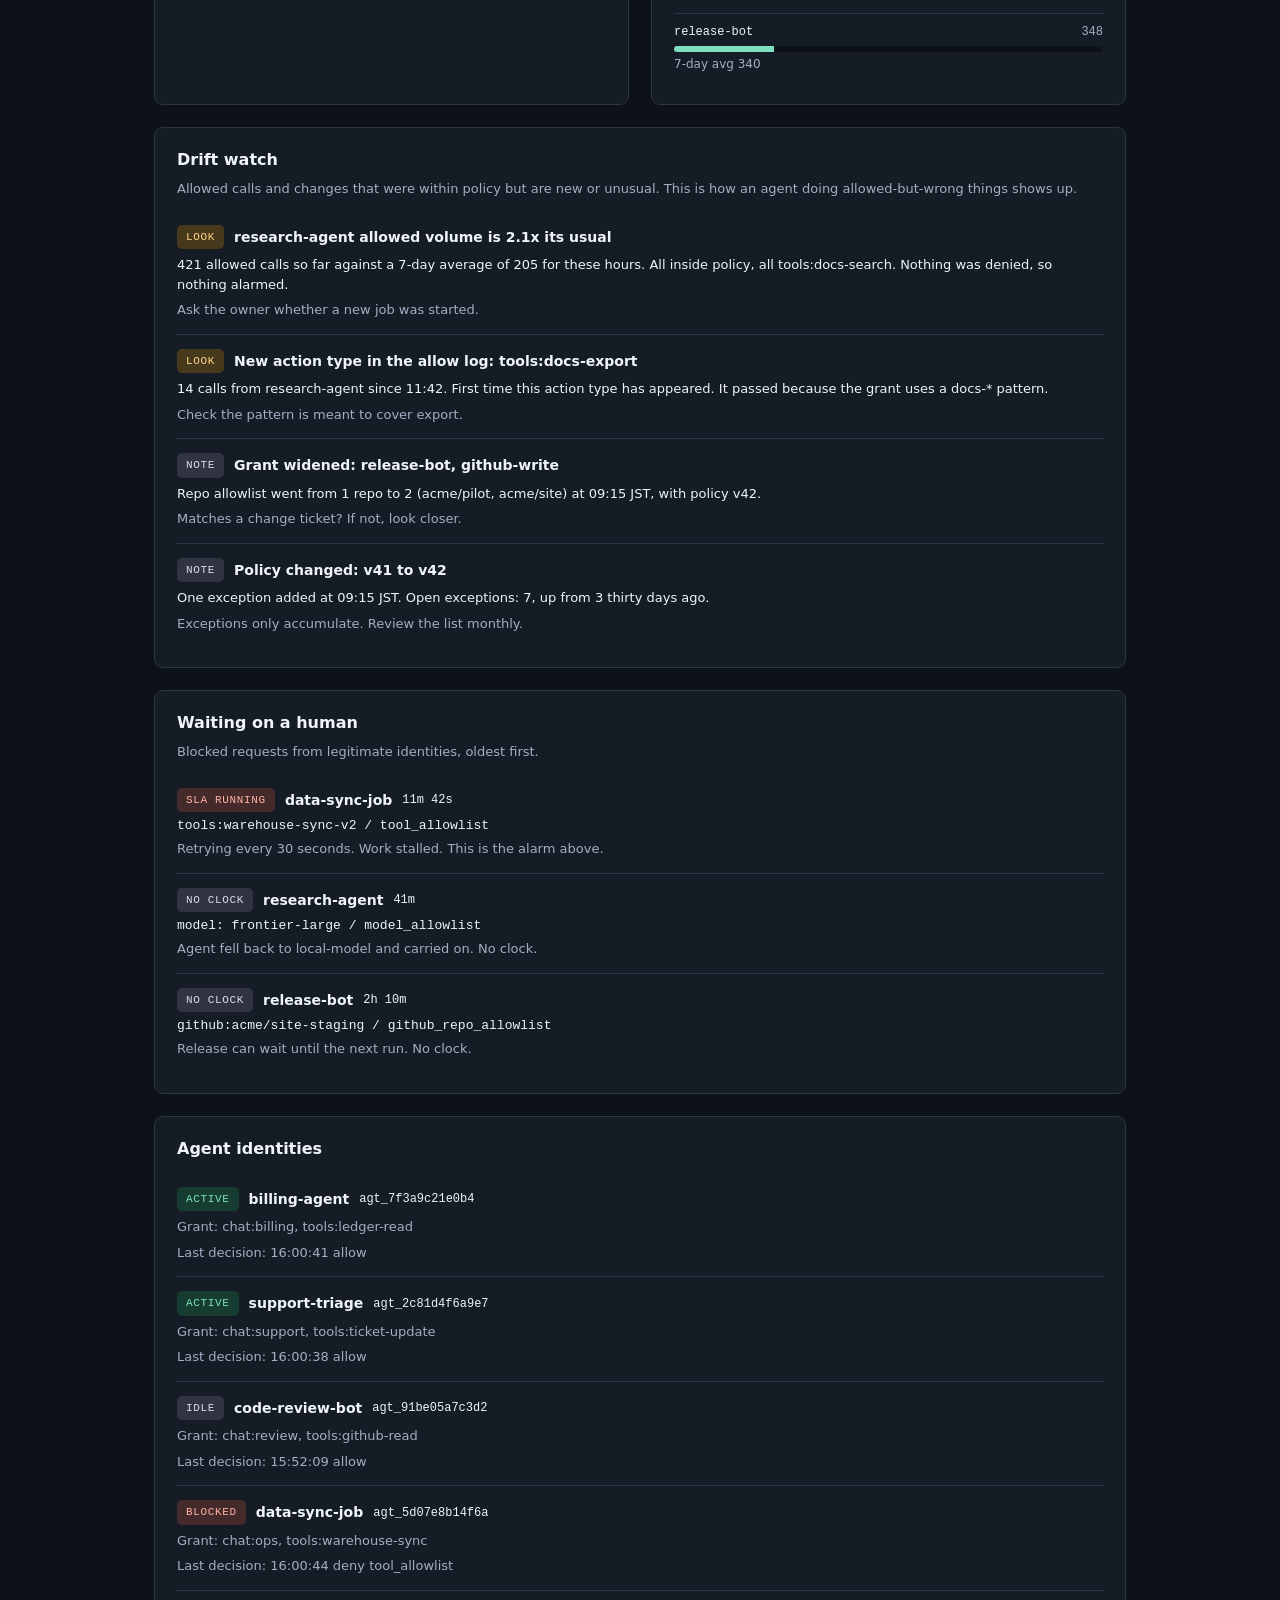
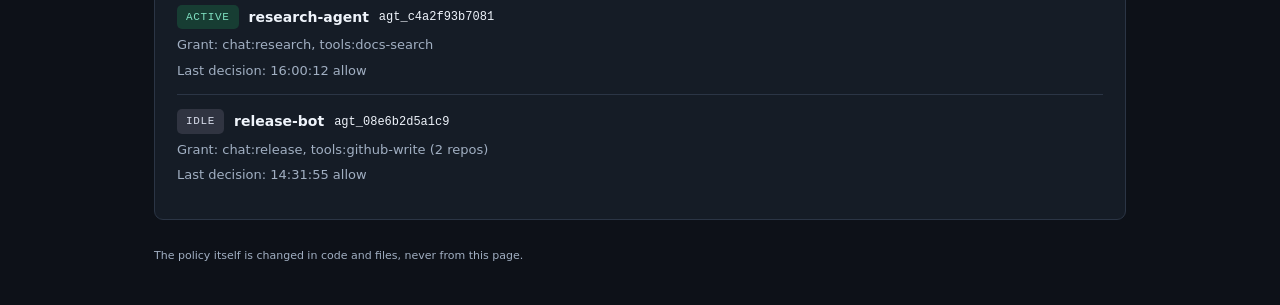
<file: operator-dashboard/readings/index.html>
<!doctype html>
<html lang="en"><head><meta charset="utf-8"><meta name="viewport" content="width=device-width,initial-scale=1"><title>Membrane | Operator readings</title>
<style>
:root{color-scheme:dark;--bg:#0d1118;--panel:#151c26;--panel2:#101722;--line:#2b3545;--muted:#a1afc2;--text:#eff4fb;--accent:#7edfc0;--deny:#ffb3a4;--warn:#ffd48a}
*{box-sizing:border-box}
body{margin:0;background:var(--bg);color:var(--text);font:15px/1.5 system-ui,-apple-system,sans-serif;-webkit-text-size-adjust:100%}
a{color:var(--accent)}
header{padding:20px 5%;display:flex;justify-content:space-between;align-items:center;border-bottom:1px solid var(--line);gap:15px}
.wordmark{display:flex;align-items:center;gap:12px;font-size:13px;font-weight:700;letter-spacing:.12em;color:inherit;text-decoration:none}
.symbol{display:flex;align-items:center;justify-content:center;border:1px solid var(--accent);color:var(--accent);width:34px;height:34px;font-size:18px}
.tag,.small{font-size:11px;color:var(--muted);letter-spacing:.1em}
.tag{padding:5px 9px;border:1px solid var(--line);border-radius:5px}
.nav a{font-size:12px;text-decoration:none;border:1px solid #457267;border-radius:6px;padding:7px 12px;white-space:nowrap;margin-left:8px}
main{max-width:1100px;margin:auto;padding:34px 5% 40px}
.eyebrow{font-size:11px;letter-spacing:.17em;color:var(--accent);margin:0 0 10px}
h1{font-size:clamp(26px,3.1vw,40px);letter-spacing:-.035em;line-height:1.2;margin:0 0 12px}
h2{font-size:16px;margin:0}
.muted{color:var(--muted);font-size:13px;margin:7px 0 0}
.intro{display:flex;justify-content:space-between;align-items:flex-start;gap:22px;margin-bottom:24px}
.reading{flex-shrink:0;text-align:right;font:12px/1.6 ui-monospace,Menlo,monospace;color:var(--muted)}
.reading strong{color:var(--text);font-weight:600}
.data-disclosure{position:sticky;top:0;z-index:10;margin:0;padding:9px 5%;background:var(--bg);border-bottom:1px solid var(--line);color:var(--muted);font:12px/1.5 system-ui,sans-serif}
.panel{background:var(--panel);border:1px solid var(--line);border-radius:9px;margin-bottom:22px;overflow:hidden}
.phead{padding:20px 22px 12px}
.pbody{padding:0 22px 20px}
.badge{font:11px/1.5 ui-monospace,Menlo,monospace;letter-spacing:.06em;border-radius:5px;padding:4px 9px;display:inline-block}
.b-ok{background:#173d33;color:var(--accent)}
.b-warn{background:#47391b;color:var(--warn)}
.b-bad{background:#452a2b;color:var(--deny)}
.b-idle{background:#303441;color:#d8ddeb}
/* alarm */
.alarm{border-color:#8c5a52;background:#2a1b1d}
.alarm .phead{padding-bottom:6px}
.alarm h2{font-size:19px;line-height:1.35;margin:10px 0 6px}
.alarmgrid{display:flex;gap:26px;align-items:flex-start;flex-wrap:wrap}
.alarmgrid>div{flex:1 1 300px;min-width:0}
.timer{font:600 38px/1.1 ui-monospace,Menlo,monospace;letter-spacing:-.02em}
.timer.warn{color:var(--warn)}.timer.bad{color:var(--deny)}.timer.ok{color:var(--accent)}
.bar{height:8px;background:#0d1118;border-radius:4px;overflow:hidden;margin:10px 0 6px;border:1px solid var(--line)}
.bar i{display:block;height:100%;background:var(--accent)}
.bar i.warn{background:var(--warn)}.bar i.bad{background:var(--deny)}
.kv{margin:0;font-size:13px}
.kv div{display:flex;gap:12px;padding:6px 0;border-top:1px solid #3a2a2c}
.kv dt{color:var(--muted);width:92px;flex-shrink:0}
.kv dd{margin:0;font-family:ui-monospace,Menlo,monospace;font-size:12px;overflow-wrap:anywhere;min-width:0}
.next{margin-top:14px;padding:12px 14px;border:1px solid var(--line);background:var(--panel2);border-radius:6px;font-size:13px}
.next b{color:var(--accent)}
/* cards */
.cards{display:grid;grid-template-columns:repeat(4,1fr);gap:14px;margin-bottom:22px}
.card{background:var(--panel);border:1px solid var(--line);border-radius:9px;padding:18px}
.card h2{font-size:12px;color:var(--muted);font-weight:500}
.card strong{display:block;font-size:28px;font-weight:600;margin-top:8px;font-variant-numeric:tabular-nums}
.delta{font:11px ui-monospace,Menlo,monospace;color:var(--muted);margin-top:4px}
.two{display:grid;grid-template-columns:1fr 1fr;gap:22px}
.two .panel{margin-bottom:0}
.two{margin-bottom:22px}
/* rows */
.row{padding:11px 0;border-top:1px solid var(--line)}
.row:first-child{border-top:0}
.rowtop{display:flex;justify-content:space-between;gap:12px;font-size:13px}
.rowtop code,.mono{font:12px ui-monospace,Menlo,monospace;overflow-wrap:anywhere}
.rowtop span:last-child{font:12px ui-monospace,Menlo,monospace;color:var(--muted);flex-shrink:0}
.hbar{height:6px;background:#0d1118;border-radius:3px;margin-top:7px;overflow:hidden}
.hbar i{display:block;height:100%;background:var(--deny)}
.hbar.g i{background:var(--accent)}.hbar.w i{background:var(--warn)}
.sub{font-size:12px;color:var(--muted);margin-top:3px}
.flag{color:var(--warn)}
.item{padding:14px 0;border-top:1px solid var(--line)}
.item:first-child{border-top:0}
.item p{margin:6px 0 0;font-size:13px}
.itemhead{display:flex;gap:10px;align-items:center;flex-wrap:wrap}
.itemhead b{font-size:14px}
.alerts{display:grid;grid-template-columns:repeat(3,1fr);gap:12px}
.alerts>div{border:1px solid var(--line);border-radius:7px;padding:12px 14px;background:var(--panel2)}
.alerts h3{margin:0 0 8px;font-size:13px}
.alerts p{margin:8px 0 0;font-size:12px;color:var(--muted)}
footer{color:var(--muted);font-size:11px;padding-top:6px}
@media(max-width:850px){
.intro{flex-direction:column}.reading{text-align:left}
.cards{grid-template-columns:repeat(2,1fr)}.two{grid-template-columns:1fr}.alerts{grid-template-columns:1fr}
.wordmark .tag{display:none}main{padding-top:24px}.timer{font-size:34px}
}
</style></head>
<body>
<p class="data-disclosure" role="note">Demo data is simulated for security. No live gate or external actions.</p>
<header><a class="wordmark" href="https://themembrane.org/" aria-label="The Membrane home"><span class="symbol" aria-hidden="true">M</span> THE MEMBRANE <span class="tag">OPERATOR READINGS</span></a><nav class="nav"><a href="../">Live boundary map</a></nav></header>
<main>
<div class="intro"><div><p class="eyebrow">READINGS, NOT A WAR ROOM</p><h1>What happened behind the gate.</h1><p class="muted">The gate stops bad calls on its own, so nothing here needs watching live. Read it a few times a day. One alarm can't wait: a legitimate agent stuck behind a denial.</p></div>
<div class="reading" id="reading"></div></div>
<section class="panel alarm" aria-labelledby="alarm-title"><div class="phead"><span class="badge b-bad">ALARM &middot; AGENT STUCK</span><h2 id="alarm-title"></h2><p class="muted" id="alarm-why"></p></div>
<div class="pbody"><div class="alarmgrid"><div><div class="small">BLOCKED FOR</div><div class="timer warn" id="timer" role="timer">--:--</div><div class="bar"><i id="barfill" style="width:0"></i></div><div class="small" id="sla"></div></div>
<div><dl class="kv" id="alarmkv"></dl></div></div>
<div class="next" id="next"></div></div></section>
<div class="cards" id="cards"></div>
<section class="panel" aria-labelledby="alerts-title"><div class="phead"><h2 id="alerts-title">Alerts that have a clock</h2><p class="muted">The only three conditions worth interrupting a human. Everything else waits for the next reading.</p></div><div class="pbody"><div class="alerts" id="alerts"></div></div></section>
<div class="two">
<section class="panel" aria-labelledby="deny-title"><div class="phead"><h2 id="deny-title">Stopped today, by policy clause</h2><p class="muted" id="deny-sub"></p></div><div class="pbody" id="denies"></div></section>
<section class="panel" aria-labelledby="allow-title"><div class="phead"><h2 id="allow-title">Allowed today, by agent</h2><p class="muted">Slow-burn risk lives here. Compared with the 7-day average for the same hours.</p></div><div class="pbody" id="allows"></div></section>
</div>
<section class="panel" aria-labelledby="drift-title"><div class="phead"><h2 id="drift-title">Drift watch</h2><p class="muted">Allowed calls and changes that were within policy but are new or unusual. This is how an agent doing allowed-but-wrong things shows up.</p></div><div class="pbody" id="drift"></div></section>
<section class="panel" aria-labelledby="queue-title"><div class="phead"><h2 id="queue-title">Waiting on a human</h2><p class="muted">Blocked requests from legitimate identities, oldest first.</p></div><div class="pbody" id="queue"></div></section>
<section class="panel" aria-labelledby="roster-title"><div class="phead"><h2 id="roster-title">Agent identities</h2></div><div class="pbody" id="roster"></div></section>
<footer>The policy itself is changed in code and files, never from this page.</footer>
</main>
<script>
'use strict';
// SIMULATED READINGS. Everything below is invented in this file. No gate is read, no request is sent.
var $=function(id){return document.getElementById(id);};
function el(tag,cls,text){var e=document.createElement(tag);if(cls)e.className=cls;if(text!==undefined)e.textContent=text;return e;}
function add(p){for(var i=1;i<arguments.length;i++)p.appendChild(arguments[i]);return p;}
function fmt(n){return String(n).replace(/\B(?=(\d{3})+(?!\d))/g,',');}
function pct(a,b){return (a/b*100).toFixed(1)+'%';}

var D={
 readingTime:'16:00 JST',readingNo:'3 of 3',next:'20:00 JST',since:'12:00 reading',
 total:4832,allowed:4611,denied:221,yTotal:4590,yDenied:188,
 slaSecs:900,blockedAtLoad:702,
 stuck:{agent:'data-sync-job',id:'agt_5d07e8b14f6a',tool:'tools:warehouse-sync-v2',clause:'tool_allowlist',retries:23,last:'tools:warehouse-sync',grant:'chat:ops, tools:warehouse-sync'},
 clauses:[['tool_allowlist',96],['model_allowlist',38],['iac_signature',31],['github_repo_allowlist',27],['forbidden_exports',17],['permitted_channels',8],['delta_t',4]],
 agents:[
  {n:'billing-agent',id:'agt_7f3a9c21e0b4',a:1204,base:1180,state:'active',last:'16:00:41 allow',grant:'chat:billing, tools:ledger-read'},
  {n:'support-triage',id:'agt_2c81d4f6a9e7',a:1388,base:1350,state:'active',last:'16:00:38 allow',grant:'chat:support, tools:ticket-update'},
  {n:'code-review-bot',id:'agt_91be05a7c3d2',a:702,base:690,state:'idle',last:'15:52:09 allow',grant:'chat:review, tools:github-read'},
  {n:'data-sync-job',id:'agt_5d07e8b14f6a',a:548,base:900,state:'blocked',last:'16:00:44 deny tool_allowlist',grant:'chat:ops, tools:warehouse-sync'},
  {n:'research-agent',id:'agt_c4a2f93b7081',a:421,base:205,state:'active',last:'16:00:12 allow',grant:'chat:research, tools:docs-search'},
  {n:'release-bot',id:'agt_08e6b2d5a1c9',a:348,base:340,state:'idle',last:'14:31:55 allow',grant:'chat:release, tools:github-write (2 repos)'}
 ],
 drift:[
  {sev:'warn',t:'research-agent allowed volume is 2.1x its usual',d:'421 allowed calls so far against a 7-day average of 205 for these hours. All inside policy, all tools:docs-search. Nothing was denied, so nothing alarmed.',ask:'Ask the owner whether a new job was started.'},
  {sev:'warn',t:'New action type in the allow log: tools:docs-export',d:'14 calls from research-agent since 11:42. First time this action type has appeared. It passed because the grant uses a docs-* pattern.',ask:'Check the pattern is meant to cover export.'},
  {sev:'info',t:'Grant widened: release-bot, github-write',d:'Repo allowlist went from 1 repo to 2 (acme/pilot, acme/site) at 09:15 JST, with policy v42.',ask:'Matches a change ticket? If not, look closer.'},
  {sev:'info',t:'Policy changed: v41 to v42',d:'One exception added at 09:15 JST. Open exceptions: 7, up from 3 thirty days ago.',ask:'Exceptions only accumulate. Review the list monthly.'}
 ],
 queue:[
  {n:'data-sync-job',what:'tools:warehouse-sync-v2',clause:'tool_allowlist',age:'11m 42s',clock:true,note:'Retrying every 30 seconds. Work stalled. This is the alarm above.'},
  {n:'research-agent',what:'model: frontier-large',clause:'model_allowlist',age:'41m',clock:false,note:'Agent fell back to local-model and carried on. No clock.'},
  {n:'release-bot',what:'github:acme/site-staging',clause:'github_repo_allowlist',age:'2h 10m',clock:false,note:'Release can wait until the next run. No clock.'}
 ],
 alerts:[
  {h:'Agent stuck',s:'bad',st:'FIRING',p:'A signed, in-scope identity denied 20+ times in a row for the same new request.'},
  {h:'Deny-rate spike',s:'ok',st:'CLEAR',p:'4.6% today. Fires above 3x the 7-day average (about 12%).'},
  {h:'New identity',s:'ok',st:'CLEAR',p:'0 first-seen identities today. 6 known.'}
 ]
};

function build(){
 $('reading').appendChild(add(el('div'),el('strong',null,'Reading '+D.readingNo+' today')));
 add($('reading'),el('div',null,'Taken '+D.readingTime),el('div',null,'Next '+D.next));
 $('alarm-title').textContent=D.stuck.agent+' has been blocked on a request it needs.';
 $('alarm-why').textContent='A valid, in-scope identity asked for '+D.stuck.tool+'. The gate denied it ('+D.stuck.clause+') and stopped it. Nothing unsafe happened. The agent is waiting and its work is dead until someone decides.';
 var kv=$('alarmkv');
 [['Identity',D.stuck.agent+' ('+D.stuck.id+')'],['Attempted',D.stuck.tool],['Clause',D.stuck.clause],['Granted',D.stuck.grant],['Retries',D.stuck.retries+' denials, last 30s ago'],['Likely cause','Tool renamed from '+D.stuck.last+'. Allowlist not updated.']].forEach(function(r){add(kv,add(el('div'),el('dt',null,r[0]),el('dd',null,r[1])));});
 var nx=$('next');add(nx,el('b',null,'Decision for a human: '),document.createTextNode('add '+D.stuck.tool+' to the tool allowlist, or tell the owner to keep the old name. That change is made in the policy file and its normal review. Not from this page.'));
 var t=D.total,a=D.allowed,d=D.denied;
 var dr=d/t*100,ydr=D.yDenied/D.yTotal*100;
 [['Decisions today',fmt(t),'+'+fmt(t-D.yTotal)+' vs yesterday, same hour'],['Allowed',fmt(a),pct(a,t)+' of decisions'],['Stopped',fmt(d),(dr>=ydr?'+':'')+(dr-ydr).toFixed(1)+' pts rate vs yesterday'],['Waiting on a human','1','of 3 blocked. 1 has a clock']].forEach(function(c){
  add($('cards'),add(el('article','card'),el('h2',null,c[0]),el('strong',null,c[1]),el('div','delta',c[2])));});
 D.alerts.forEach(function(x){add($('alerts'),add(el('div'),el('h3',null,x.h),el('span','badge '+(x.s==='bad'?'b-bad':'b-ok'),x.st),el('p',null,x.p)));});
 $('deny-sub').textContent=fmt(d)+' calls stopped by the gate. Each one was handled with no human involved.';
 var max=D.clauses[0][1];
 D.clauses.forEach(function(c){var r=el('div','row');add(r,add(el('div','rowtop'),el('code',null,c[0]),el('span',null,c[1]+' - '+pct(c[1],d))),add(el('div','hbar'),(function(){var i=el('i');i.style.width=(c[1]/max*100)+'%';return i;})()));add($('denies'),r);});
 var amax=1500;
 D.agents.forEach(function(g){var ratio=g.a/g.base;var cls=ratio>1.5?'w':(ratio<.7?'w':'g');
  var note=ratio>1.5?' - '+ratio.toFixed(1)+'x usual':(ratio<.7?' - '+Math.round((1-ratio)*100)+'% below usual':'');
  var r=el('div','row');var s=el('span',null,fmt(g.a));if(cls==='w')s.className='flag';
  var top=add(el('div','rowtop'),el('code',null,g.n),s);var b=el('div','hbar '+cls);var i=el('i');i.style.width=(g.a/amax*100)+'%';add(b,i);
  add(r,top,b,el('div','sub','7-day avg '+fmt(g.base)+note));add($('allows'),r);});
 D.drift.forEach(function(x){var it=el('div','item');add(it,add(el('div','itemhead'),el('span','badge '+(x.sev==='warn'?'b-warn':'b-idle'),x.sev==='warn'?'LOOK':'NOTE'),el('b',null,x.t)),el('p',null,x.d),el('p','sub',x.ask));add($('drift'),it);});
 D.queue.forEach(function(q){var it=el('div','item');add(it,add(el('div','itemhead'),el('span','badge '+(q.clock?'b-bad':'b-idle'),q.clock?'SLA RUNNING':'NO CLOCK'),el('b',null,q.n),el('span','mono',q.age)),el('p','mono',q.what+'  /  '+q.clause),el('p','sub',q.note));add($('queue'),it);});
 D.agents.forEach(function(g){var it=el('div','item');var cls=g.state==='blocked'?'b-bad':(g.state==='active'?'b-ok':'b-idle');
  add(it,add(el('div','itemhead'),el('span','badge '+cls,g.state.toUpperCase()),el('b',null,g.n),el('span','mono',g.id)),el('p','sub','Grant: '+g.grant),el('p','sub','Last decision: '+g.last));add($('roster'),it);});
}
var t0=Date.now();
function tick(){
 var e=D.blockedAtLoad+Math.floor((Date.now()-t0)/1000);var left=D.slaSecs-e;
 var m=Math.floor(e/60),s=e%60;$('timer').textContent=(m<10?'0':'')+m+':'+(s<10?'0':'')+s;
 var cls=e>=D.slaSecs?'bad':(e>=600?'warn':'ok');
 $('timer').className='timer '+cls;var f=$('barfill');f.className=cls==='ok'?'':cls;f.style.width=Math.min(100,e/D.slaSecs*100)+'%';
 if(left>0){var lm=Math.floor(left/60),ls=left%60;$('sla').textContent='15:00 target to a decision. '+lm+'m '+ls+'s left.';}
 else{var o=-left;$('sla').textContent='15:00 target missed by '+Math.floor(o/60)+'m '+(o%60)+'s.';}
}
build();tick();setInterval(tick,1000);
</script>
</body></html>
</file>
<file: styles.css>
/* The Membrane landing — intentional, fail-closed aesthetic */

:root {
  --ink: #0b1a22;
  --ink-soft: #1a2f3a;
  --muted: #5a6f7a;
  --paper: #eef3f6;
  --paper-deep: #d7e2e9;
  --line: #b6c5cf;
  --navy: #0f2f3f;
  --teal: #0c6b62;
  --teal-deep: #084f49;
  --allow: #1a7a4c;
  --block: #a32020;
  --focus: #1c6b8a;
  --font-display: "Space Grotesk", "Avenir Next", "Segoe UI", sans-serif;
  --font-mono: "IBM Plex Mono", ui-monospace, "SFMono-Regular", Menlo, monospace;
  --ease: cubic-bezier(0.22, 1, 0.36, 1);
  --max: 72rem;
}

*,
*::before,
*::after {
  box-sizing: border-box;
}

html {
  scroll-behavior: smooth;
}

@media (prefers-reduced-motion: reduce) {
  html { scroll-behavior: auto; }
  *, *::before, *::after {
    animation-duration: 0.01ms !important;
    animation-iteration-count: 1 !important;
    transition-duration: 0.01ms !important;
  }
}

body {
  margin: 0;
  color: var(--ink);
  font-family: var(--font-display);
  font-weight: 400;
  line-height: 1.55;
  background: var(--paper);
  -webkit-font-smoothing: antialiased;
  text-rendering: optimizeLegibility;
}

img, svg { display: block; max-width: 100%; }
a { color: inherit; }
.mono { font-family: var(--font-mono); font-size: 0.92em; }

.skip {
  position: absolute;
  left: -9999px;
  top: 0;
  background: var(--navy);
  color: #fff;
  padding: 0.5rem 1rem;
  z-index: 100;
}
.skip:focus { left: 1rem; top: 1rem; }

/* ---------- HERO ---------- */

.hero {
  position: relative;
  min-height: 100svh;
  display: flex;
  flex-direction: column;
  overflow: hidden;
  color: #e8f0f4;
  background:
    radial-gradient(ellipse 90% 70% at 70% 40%, rgba(12, 107, 98, 0.28) 0%, transparent 55%),
    radial-gradient(ellipse 60% 50% at 15% 80%, rgba(28, 107, 138, 0.22) 0%, transparent 50%),
    linear-gradient(165deg, #061018 0%, #0b1a22 42%, #123040 100%);
}

.gate-canvas {
  position: absolute;
  inset: 0;
  width: 100%;
  height: 100%;
  pointer-events: none;
  opacity: 0.85;
}

.hero-atmosphere {
  position: absolute;
  inset: 0;
  pointer-events: none;
  background:
    linear-gradient(180deg, transparent 55%, rgba(6, 16, 24, 0.55) 100%),
    radial-gradient(ellipse 50% 40% at 50% 100%, rgba(12, 107, 98, 0.15), transparent 70%);
}

.topbar {
  position: relative;
  z-index: 2;
  display: flex;
  align-items: center;
  justify-content: space-between;
  padding: 1.25rem clamp(1.25rem, 4vw, 2.5rem);
  max-width: var(--max);
  width: 100%;
  margin: 0 auto;
}

.wordmark-sm {
  font-weight: 600;
  letter-spacing: -0.02em;
  font-size: 0.95rem;
  opacity: 0.85;
}

.topbar-link {
  font-size: 0.85rem;
  font-weight: 500;
  text-decoration: none;
  opacity: 0.75;
  border-bottom: 1px solid transparent;
  transition: opacity 0.25s var(--ease), border-color 0.25s var(--ease);
}
.topbar-link:hover,
.topbar-link:focus-visible {
  opacity: 1;
  border-color: rgba(232, 240, 244, 0.45);
  outline: none;
}

.hero-inner {
  position: relative;
  z-index: 2;
  flex: 1;
  display: flex;
  flex-direction: column;
  justify-content: center;
  max-width: var(--max);
  width: 100%;
  margin: 0 auto;
  padding: 2rem clamp(1.25rem, 4vw, 2.5rem) 4rem;
}

.brand {
  margin: 0 0 1.25rem;
  font-size: clamp(3.4rem, 11vw, 7.5rem);
  font-weight: 700;
  letter-spacing: -0.045em;
  line-height: 0.92;
  color: #f2f7f9;
  animation: rise-in 0.9s var(--ease) both;
}

.headline {
  margin: 0 0 1rem;
  max-width: 22ch;
  font-size: clamp(1.35rem, 2.6vw, 1.85rem);
  font-weight: 500;
  letter-spacing: -0.02em;
  line-height: 1.25;
  color: #d5e4eb;
  animation: rise-in 0.9s var(--ease) 0.12s both;
}

.subhead {
  margin: 0 0 2rem;
  max-width: 38rem;
  font-size: clamp(1rem, 1.5vw, 1.12rem);
  font-weight: 400;
  color: rgba(196, 214, 222, 0.88);
  animation: rise-in 0.9s var(--ease) 0.22s both;
}

.cta-group {
  display: flex;
  flex-wrap: wrap;
  gap: 0.75rem;
  animation: rise-in 0.9s var(--ease) 0.32s both;
}

.btn {
  display: inline-flex;
  align-items: center;
  justify-content: center;
  gap: 0.4rem;
  padding: 0.85rem 1.35rem;
  font-family: inherit;
  font-size: 0.95rem;
  font-weight: 600;
  letter-spacing: -0.01em;
  text-decoration: none;
  border: 1px solid transparent;
  border-radius: 2px;
  transition: background 0.25s var(--ease), color 0.25s var(--ease), border-color 0.25s var(--ease), transform 0.25s var(--ease);
}
.btn:focus-visible {
  outline: 2px solid var(--focus);
  outline-offset: 3px;
}
.btn:hover { transform: translateY(-1px); }

.btn-primary {
  background: #e8f0f4;
  color: var(--ink);
  border-color: #e8f0f4;
}
.btn-primary:hover { background: #fff; border-color: #fff; }

.btn-ghost {
  background: transparent;
  color: #e8f0f4;
  border-color: rgba(232, 240, 244, 0.4);
}
.btn-ghost:hover {
  border-color: #e8f0f4;
  background: rgba(232, 240, 244, 0.06);
}

/* Light-section button variants */
.section .btn-primary,
.footer .btn-primary {
  background: var(--navy);
  color: #f2f7f9;
  border-color: var(--navy);
}
.section .btn-primary:hover,
.footer .btn-primary:hover {
  background: var(--ink);
  border-color: var(--ink);
}
.section .btn-ghost {
  color: var(--navy);
  border-color: var(--line);
}
.section .btn-ghost:hover {
  border-color: var(--navy);
  background: rgba(15, 47, 63, 0.04);
}
.footer .btn-ghost {
  color: #e8f0f4;
  border-color: rgba(232, 240, 244, 0.4);
}
.footer .btn-ghost:hover {
  border-color: #e8f0f4;
  background: rgba(232, 240, 244, 0.06);
}

.scroll-cue {
  position: absolute;
  bottom: 1.5rem;
  left: 50%;
  transform: translateX(-50%);
  z-index: 2;
  font-size: 0.7rem;
  letter-spacing: 0.18em;
  text-transform: uppercase;
  color: rgba(196, 214, 222, 0.55);
  animation: cue-pulse 2.4s var(--ease) infinite;
}
.scroll-cue span {
  display: block;
  padding-top: 0.4rem;
  border-top: 1px solid rgba(196, 214, 222, 0.35);
}

@keyframes rise-in {
  from { opacity: 0; transform: translateY(18px); }
  to { opacity: 1; transform: translateY(0); }
}

@keyframes cue-pulse {
  0%, 100% { opacity: 0.45; transform: translateX(-50%) translateY(0); }
  50% { opacity: 0.85; transform: translateX(-50%) translateY(4px); }
}

/* ---------- SECTIONS ---------- */

.section {
  max-width: var(--max);
  margin: 0 auto;
  padding: clamp(4rem, 10vw, 7rem) clamp(1.25rem, 4vw, 2.5rem);
  border-bottom: 1px solid var(--line);
}

.eyebrow {
  margin: 0 0 0.85rem;
  font-family: var(--font-mono);
  font-size: 0.72rem;
  font-weight: 500;
  letter-spacing: 0.14em;
  text-transform: uppercase;
  color: var(--teal);
}

.section-title {
  margin: 0 0 1.25rem;
  max-width: 18ch;
  font-size: clamp(1.85rem, 4vw, 2.75rem);
  font-weight: 600;
  letter-spacing: -0.03em;
  line-height: 1.12;
  color: var(--navy);
}

.lede {
  margin: 0;
  max-width: 40rem;
  font-size: clamp(1.05rem, 1.6vw, 1.2rem);
  color: var(--ink-soft);
  line-height: 1.65;
}

/* Soft atmospheric washes between sections — not flat */
.section-problem {
  background:
    radial-gradient(ellipse 80% 60% at 100% 0%, rgba(163, 32, 32, 0.06), transparent 55%),
    linear-gradient(180deg, #e8eef2 0%, var(--paper) 100%);
}
.section-solution {
  background:
    radial-gradient(ellipse 70% 50% at 0% 50%, rgba(12, 107, 98, 0.08), transparent 60%),
    var(--paper);
}
.section-audience {
  background:
    radial-gradient(ellipse 55% 45% at 50% 0%, rgba(12, 107, 98, 0.07), transparent 60%),
    var(--paper);
}

.section-diff {
  background:
    linear-gradient(180deg, var(--paper) 0%, var(--paper-deep) 100%);
}
.section-demo {
  background:
    radial-gradient(ellipse 60% 40% at 80% 20%, rgba(28, 107, 138, 0.07), transparent 55%),
    var(--paper);
}
.section-run {
  background:
    linear-gradient(165deg, #e4ecef 0%, #dce8e4 100%);
}

/* ---------- DIFFERENTIATORS ---------- */

.diff-grid {
  display: grid;
  grid-template-columns: repeat(3, minmax(0, 1fr));
  gap: clamp(1.5rem, 4vw, 2.5rem);
  margin-top: 2.5rem;
}

.diff-item {
  padding-top: 1.25rem;
  border-top: 2px solid var(--navy);
}

.diff-num {
  display: block;
  margin-bottom: 0.85rem;
  font-family: var(--font-mono);
  font-size: 0.8rem;
  font-weight: 500;
  letter-spacing: 0.08em;
  color: var(--teal);
}

.diff-item h3 {
  margin: 0 0 0.65rem;
  font-size: 1.15rem;
  font-weight: 600;
  letter-spacing: -0.02em;
  line-height: 1.3;
  color: var(--navy);
}

.diff-item p {
  margin: 0;
  font-size: 0.98rem;
  color: var(--ink-soft);
  line-height: 1.6;
}

@media (max-width: 820px) {
  .diff-grid { grid-template-columns: 1fr; gap: 2rem; }
}

/* ---------- DEMO CHAIN ---------- */

.demo-chain {
  list-style: none;
  margin: 2.5rem 0 0;
  padding: 0;
  display: grid;
  gap: 0;
  position: relative;
}

.demo-chain::before {
  content: "";
  position: absolute;
  left: 0.55rem;
  top: 0.4rem;
  bottom: 0.4rem;
  width: 2px;
  background: linear-gradient(
    180deg,
    var(--allow) 0%,
    var(--allow) 30%,
    var(--block) 30%,
    var(--block) 55%,
    var(--navy) 55%,
    var(--navy) 100%
  );
  opacity: 0.55;
}

.step {
  display: grid;
  grid-template-columns: 1.25rem 1fr;
  gap: 1.1rem;
  padding: 1.15rem 0 1.15rem 0;
  position: relative;
}

.step-state {
  width: 1.15rem;
  height: 1.15rem;
  margin-top: 0.2rem;
  border: 2px solid var(--navy);
  background: var(--paper);
  position: relative;
  z-index: 1;
}

.step-allow .step-state {
  border-color: var(--allow);
  background: var(--allow);
}
.step-block .step-state {
  border-color: var(--block);
  background: var(--block);
}
.step-neutral .step-state {
  border-color: var(--navy);
  background: transparent;
}

.step-body h3 {
  margin: 0 0 0.35rem;
  font-size: 1.1rem;
  font-weight: 600;
  letter-spacing: -0.015em;
  color: var(--navy);
}

.step-body p {
  margin: 0;
  max-width: 40rem;
  font-size: 0.98rem;
  color: var(--ink-soft);
  line-height: 1.6;
}

.demo-note {
  margin: 2rem 0 0;
  max-width: 38rem;
  font-size: 0.95rem;
  color: var(--muted);
}

/* ---------- RUN PANEL ---------- */

.run-panel {
  margin: 2rem 0 1.75rem;
  border: 1px solid var(--line);
  background: var(--ink);
  color: #d5e4eb;
  overflow: hidden;
}

.code {
  margin: 0;
  padding: 1.35rem 1.4rem;
  font-family: var(--font-mono);
  font-size: 0.85rem;
  line-height: 1.7;
  overflow-x: auto;
  white-space: pre;
}

.c-dim { color: rgba(196, 214, 222, 0.45); }

.run-open {
  margin: 0;
  padding: 0.9rem 1.4rem;
  border-top: 1px solid rgba(182, 197, 207, 0.25);
  font-size: 0.95rem;
  color: rgba(213, 228, 235, 0.9);
}

.run-open a {
  color: #9ed4c8;
  text-decoration: none;
  border-bottom: 1px solid rgba(158, 212, 200, 0.4);
}
.run-open a:hover { border-bottom-color: #9ed4c8; }

/* ---------- FOOTER ---------- */

.footer {
  background:
    radial-gradient(ellipse 70% 60% at 30% 0%, rgba(12, 107, 98, 0.2), transparent 55%),
    linear-gradient(165deg, #061018 0%, #0b1a22 100%);
  color: #d5e4eb;
  padding: clamp(3.5rem, 8vw, 5.5rem) clamp(1.25rem, 4vw, 2.5rem);
}

.footer-inner {
  max-width: var(--max);
  margin: 0 auto;
}

.footer-brand {
  margin: 0 0 0.5rem;
  font-size: clamp(2rem, 4vw, 2.75rem);
  font-weight: 700;
  letter-spacing: -0.04em;
  color: #f2f7f9;
}

.footer-tag {
  margin: 0 0 1.75rem;
  max-width: 28rem;
  font-size: 1.05rem;
  color: rgba(196, 214, 222, 0.85);
}

.footer-meta {
  margin: 2.5rem 0 0;
  font-size: 0.8rem;
  color: rgba(196, 214, 222, 0.5);
  max-width: 36rem;
}
.footer-meta a {
  color: rgba(213, 228, 235, 0.85);
  text-underline-offset: 0.2em;
  text-decoration-color: rgba(213, 228, 235, 0.35);
}
.footer-meta a:hover,
.footer-meta a:focus-visible {
  color: #f2f7f9;
  text-decoration-color: currentColor;
}

.footer-legal {
  display: flex;
  flex-wrap: wrap;
  gap: 0.75rem 1.25rem;
  margin-top: 1rem;
  font-size: 0.82rem;
  color: rgba(213, 228, 235, 0.72);
}

.footer-legal a {
  text-underline-offset: 0.2em;
  text-decoration-color: rgba(213, 228, 235, 0.35);
}

.footer-legal a:hover,
.footer-legal a:focus-visible {
  color: #f2f7f9;
  text-decoration-color: currentColor;
}

/* ---------- LEGAL PAGES ---------- */

.legal-page {
  min-height: 100svh;
  background:
    radial-gradient(ellipse 70% 35% at 80% 0%, rgba(12, 107, 98, 0.1), transparent 60%),
    var(--paper);
}

.legal-header {
  color: #e8f0f4;
  background:
    radial-gradient(ellipse 70% 100% at 75% 20%, rgba(12, 107, 98, 0.25), transparent 58%),
    linear-gradient(165deg, #061018 0%, #0b1a22 60%, #123040 100%);
}

.legal-header .topbar {
  min-height: 4.5rem;
}

.wordmark-link {
  color: inherit;
  text-decoration: none;
}

.legal-nav {
  display: flex;
  align-items: center;
  gap: clamp(0.8rem, 3vw, 1.5rem);
}

.legal-hero {
  max-width: var(--max);
  margin: 0 auto;
  padding: clamp(3.5rem, 9vw, 6.5rem) clamp(1.25rem, 4vw, 2.5rem);
}

.legal-hero h1 {
  margin: 0 0 0.85rem;
  font-size: clamp(2.5rem, 7vw, 4.75rem);
  font-weight: 700;
  letter-spacing: -0.045em;
  line-height: 1;
  color: #f2f7f9;
}

.legal-effective {
  margin: 0;
  font-family: var(--font-mono);
  font-size: 0.78rem;
  letter-spacing: 0.08em;
  text-transform: uppercase;
  color: rgba(196, 214, 222, 0.72);
}

.legal-main {
  width: min(100%, 52rem);
  margin: 0 auto;
  padding: clamp(3rem, 8vw, 5rem) clamp(1.25rem, 4vw, 2.5rem);
}

.legal-intro {
  margin: 0 0 3rem;
  padding-bottom: 2rem;
  border-bottom: 1px solid var(--line);
  font-size: clamp(1.08rem, 2vw, 1.25rem);
  line-height: 1.7;
  color: var(--ink-soft);
}

.legal-section {
  margin-top: 2.75rem;
}

.legal-section h2 {
  margin: 0 0 0.8rem;
  font-size: clamp(1.35rem, 3vw, 1.75rem);
  font-weight: 600;
  letter-spacing: -0.025em;
  line-height: 1.2;
  color: var(--navy);
}

.legal-section p,
.legal-section li {
  color: var(--ink-soft);
}

.legal-section p {
  margin: 0.75rem 0 0;
}

.legal-section ul {
  margin: 0.8rem 0 0;
  padding-left: 1.25rem;
}

.legal-section li + li {
  margin-top: 0.55rem;
}

.legal-section a,
.legal-crosslink a {
  color: var(--teal-deep);
  text-underline-offset: 0.18em;
  text-decoration-thickness: 1px;
}

.legal-crosslink {
  margin: 3.5rem 0 0;
  padding: 1.25rem 1.4rem;
  border-left: 3px solid var(--teal);
  background: rgba(12, 107, 98, 0.06);
  color: var(--ink-soft);
}

.legal-footer {
  padding-top: 2.5rem;
  padding-bottom: 2.5rem;
}

.legal-footer .footer-inner {
  display: flex;
  align-items: center;
  justify-content: space-between;
  gap: 1.5rem;
}

.legal-footer .footer-brand {
  margin: 0;
  font-size: 1.15rem;
}

.legal-footer .footer-legal {
  margin: 0;
}

@media (max-width: 620px) {
  .legal-header .topbar {
    align-items: flex-start;
  }

  .legal-nav {
    align-items: flex-end;
    flex-direction: column;
    gap: 0.35rem;
  }

  .legal-footer .footer-inner {
    align-items: flex-start;
    flex-direction: column;
  }
}

/* ---------- REVEAL ON SCROLL ---------- */

.reveal {
  opacity: 0;
  transform: translateY(22px);
  transition: opacity 0.7s var(--ease), transform 0.7s var(--ease);
}
.reveal.is-visible {
  opacity: 1;
  transform: translateY(0);
}

@media (prefers-reduced-motion: reduce) {
  .reveal { opacity: 1; transform: none; transition: none; }
  .brand, .headline, .subhead, .cta-group { animation: none; }
  .scroll-cue { animation: none; }
}

/* Brand mark in topbar */
.wordmark-sm {
  display: inline-flex;
  align-items: center;
  gap: 0.55rem;
}
.brand-mark {
  height: 2.4rem;
  width: 2.4rem;
  display: block;
  filter: drop-shadow(0 0 6px rgba(92, 140, 255, 0.6));
}

/* Hero mark beside the headline */
.hero-brand {
  display: flex;
  align-items: center;
  gap: clamp(1rem, 3vw, 2rem);
  margin: 0 0 1.25rem;
}
.hero-brand .brand {
  margin: 0;
}
.hero-mark {
  height: clamp(6rem, 14vw, 9rem);
  width: clamp(6rem, 14vw, 9rem);
  flex: none;
  display: block;
  filter: drop-shadow(0 0 14px rgba(92, 140, 255, 0.65)) drop-shadow(0 0 44px rgba(92, 140, 255, 0.3));
  animation: rise-in 0.9s var(--ease) both;
}

/* Hero mark: stack above title on small screens (after .hero-mark so it wins) */
@media (max-width: 620px) {
  .hero-brand {
    flex-direction: column;
    align-items: flex-start;
    gap: 1.1rem;
  }
  .hero-mark {
    height: 4.5rem;
    width: 4.5rem;
  }
}

/* Live test video */
.live-test-video {
  display: block;
  width: 100%;
  max-width: 960px;
  height: auto;
  margin: 1.5rem 0 0;
  border-radius: 8px;
  background: #000;
}
</file>
<file: operator-dashboard/style.css>
:root{color-scheme:dark;--bg:#0d1118;--panel:#151c26;--line:#2b3545;--muted:#a1afc2;--text:#eff4fb;--accent:#7edfc0;--deny:#ffb3a4}*{box-sizing:border-box}body{margin:0;background:var(--bg);color:var(--text);font:15px/1.5 system-ui,sans-serif}header{padding:24px 5%;display:flex;justify-content:space-between;align-items:center;border-bottom:1px solid var(--line);gap:15px}.wordmark{display:flex;align-items:center;gap:14px;font-size:13px;font-weight:700;letter-spacing:.12em}.symbol{display:grid;place-items:center;border:1px solid var(--accent);color:var(--accent);width:34px;height:34px;font-size:18px}.tag,.readonly{font-size:11px;color:var(--muted);letter-spacing:.1em}.tag{padding:5px 9px;border:1px solid var(--line);border-radius:5px}main{max-width:1440px;margin:auto;padding:45px 5%}.intro{display:flex;justify-content:space-between;align-items:center;gap:25px;margin-bottom:30px}.eyebrow{font-size:11px;letter-spacing:.17em;color:var(--accent);margin:0 0 10px}h1{font-size:clamp(28px,3.1vw,42px);letter-spacing:-.035em;line-height:1.2;margin:0 0 12px}h2{font-size:16px;margin:0}.muted{color:var(--muted);font-size:13px;margin:7px 0 0}.statusbox{text-align:right;flex-shrink:0}.badge{font:11px/1.5 ui-monospace,monospace;letter-spacing:.06em;border-radius:5px;padding:5px 9px;display:inline-block}.allow,.live{background:#173d33;color:var(--accent)}.deny,.degraded{background:#452a2b;color:var(--deny)}.unknown,.idle{background:#303441;color:#d8ddeb}.metrics{display:grid;grid-template-columns:repeat(4,1fr);gap:15px;margin-bottom:26px}.metrics article,.panel{background:var(--panel);border:1px solid var(--line);border-radius:9px}.metrics article{padding:21px}.metrics h2{font-size:12px;color:var(--muted);font-weight:500}.metrics strong{display:block;font-size:28px;font-weight:600;margin-top:10px}.panel{margin-bottom:24px;overflow:hidden}.sectionhead{padding:23px;display:flex;justify-content:space-between;align-items:center;gap:20px}.filters{display:flex;gap:12px}label{font-size:11px;color:var(--muted);display:grid;gap:5px}input,select{background:#0d1118;border:1px solid #43516a;color:var(--text);padding:9px;border-radius:5px;font:13px system-ui}input{max-width:210px}input:focus,select:focus{outline:2px solid var(--accent);outline-offset:2px}.tablewrap{overflow-x:auto}table{border-collapse:collapse;width:100%;font-size:12px;text-align:left}th{padding:12px 23px;color:var(--muted);font-size:10px;text-transform:uppercase;letter-spacing:.07em;background:#101722}td{padding:16px 23px;border-top:1px solid var(--line);vertical-align:top}td code{font-size:11px;overflow-wrap:anywhere}td:last-child{max-width:230px}.identity{display:block;color:var(--muted);font:11px ui-monospace,monospace}.empty{text-align:center;color:var(--muted);padding:34px}dl{display:grid;grid-template-columns:200px 1fr;padding:0 23px;gap:12px;font-size:13px}dt{color:var(--muted)}dd{margin:0;font-family:ui-monospace,monospace;overflow-wrap:anywhere}.footnote{padding:12px 23px 22px;margin:0;color:var(--muted);font-size:12px;max-width:900px}footer{display:flex;justify-content:space-between;gap:20px;color:var(--muted);font-size:11px}@media(max-width:850px){.metrics{grid-template-columns:repeat(2,1fr)}.sectionhead,.intro{align-items:flex-start;flex-direction:column}.statusbox{text-align:left}.filters{flex-wrap:wrap}.wordmark .tag{display:none}dl{grid-template-columns:1fr;gap:6px}dd{margin-bottom:10px}footer{flex-direction:column}main{padding-top:28px}table{min-width:780px}}

a{color:var(--accent)}

/* Boundary map: fixture-only, no dependencies or live topology claims. */
button{font:12px system-ui;color:var(--accent);background:#112c27;border:1px solid #457267;border-radius:6px;padding:10px 14px;cursor:pointer;white-space:nowrap}button:hover{background:#1b3e35}button:focus-visible{outline:2px solid var(--accent);outline-offset:3px}.boundary-panel .sectionhead{padding-bottom:18px}.boundary-panel h2{font-size:21px;letter-spacing:-.02em}.map-summary{display:flex;flex-wrap:wrap;gap:12px 24px;padding:0 23px 20px;border-bottom:1px solid var(--line)}.map-chip{display:flex;align-items:center;gap:8px;font:11px ui-monospace,monospace}.dot{display:inline-block;width:7px;height:7px;background:var(--accent);border-radius:50%}.dot.red{background:var(--deny)}.dot.neutral{background:var(--muted)}.map-chip.muted{margin:0 0 0 auto;font-size:10px;letter-spacing:.06em}.boundary-map{padding:14px 18px 0;background:#101720;overflow:auto}.stage{position:relative;min-width:650px}.boundary-map svg{display:block;width:100%;height:auto}.fx{position:absolute;inset:0;width:100%;height:100%;pointer-events:none}.headright{display:flex;align-items:center;gap:18px}.homelink{color:var(--accent);font-size:12px;text-decoration:none;border:1px solid #457267;border-radius:6px;padding:7px 12px;white-space:nowrap}.homelink:hover{background:#1b3e35}a.wordmark{color:inherit;text-decoration:none}a.wordmark:focus-visible,.homelink:focus-visible{outline:2px solid var(--accent);outline-offset:3px}.map-label{fill:var(--muted);font:10px system-ui;letter-spacing:1.5px}.gate-label{fill:var(--accent);font:10px system-ui;letter-spacing:1px}.node{fill:#192330;stroke:#344254}.node-title{fill:var(--text);font:14px system-ui;font-weight:600}.map-small{fill:var(--muted);font:11px ui-monospace,monospace}.flow{fill:none;stroke-width:2}.allow-path{stroke:var(--accent)}.deny-path{stroke:var(--deny)}.unreached{stroke:#495366;stroke-dasharray:5 7;opacity:.6}.allow-gate{fill:#173d33;stroke:var(--accent)}.deny-gate{fill:#452a2b;stroke:var(--deny)}.check{fill:none;stroke:#eff4fb;stroke-width:2.5;stroke-linecap:round;stroke-linejoin:round}.path-label{font:11px ui-monospace,monospace}.allow-text{fill:var(--accent)}.deny-text{fill:var(--deny)}.packet{opacity:0;fill:var(--deny)}#lane-2 .packet{fill:var(--accent)}.map-decisions{display:grid;grid-template-columns:repeat(3,1fr);gap:10px;padding:18px 23px}.decision-card{text-align:left;background:#101720;border-color:var(--line);color:var(--text);white-space:normal;padding:14px;display:flex;align-items:center;gap:12px}.decision-card span:last-child{font:11px ui-monospace,monospace;overflow-wrap:anywhere}.decision-card[aria-pressed=true]{border-color:var(--accent);background:#1a2c2c}.map-detail{margin:0 23px;padding:14px 16px;background:#101720;border-left:2px solid var(--deny);font:12px/1.6 system-ui;color:var(--muted)}.map-detail code{color:var(--text);overflow-wrap:anywhere}.map-detail[data-outcome=allow]{border-color:var(--accent)}.map-footnote{margin:14px 23px 20px;font-size:11px;color:var(--muted)}@media(max-width:850px){.boundary-panel .sectionhead{flex-direction:row}.map-summary{gap:12px 16px}.map-chip.muted{margin-left:0}.map-decisions{grid-template-columns:1fr}.decision-card{padding:11px 14px}.boundary-map{padding:12px 8px 0}.map-label{font-size:11px}.boundary-panel h2{font-size:19px}}@media(max-width:480px){header{flex-wrap:wrap;padding:18px 5%}.wordmark{font-size:11px}.boundary-panel .sectionhead{flex-direction:column}.map-summary{padding-left:18px;padding-right:18px}.boundary-map{overflow:visible}.boundary-map svg{min-width:0}.map-label{font-size:13px}.map-small{font-size:14px}.node-title{font-size:17px}.path-label{font-size:14px}.map-decisions{padding:14px 18px}.map-detail{margin:0 18px}.map-footnote{margin:12px 18px 18px}}
.mobile-stage{display:none!important}.mobile-packet{opacity:0;fill:var(--deny)}.mobile-allow{fill:var(--accent)}@media(max-width:600px){.desktop-stage{display:none!important}.mobile-stage{display:block!important;min-width:0!important;max-width:420px;margin:auto}.mobile-stage svg{min-width:0!important}.boundary-map{overflow:visible}.boundary-panel .sectionhead{flex-direction:column}.map-small{font-size:11px}.node-title{font-size:14px}.path-label{font-size:11px}}
@media(max-width:600px){header{flex-wrap:wrap}.headright{gap:12px}.readonly{display:none}}


/* Simulated live traffic. Synthetic data only; nothing here reads a gate. */
.rail{stroke:#495366;opacity:.55;stroke-width:1.5}.gate-ring{fill:#14222a;stroke:#457267}.gate-count{fill:var(--text);font-size:12px}.map-tiny{fill:var(--muted);font:9px ui-monospace,monospace}
.map-ticker{margin:14px 23px 0;padding:10px 14px;background:#101720;border-left:2px solid var(--line);font:12px ui-monospace,monospace;color:var(--muted);overflow-wrap:anywhere;min-height:20px}.map-ticker[data-outcome=allow]{border-color:var(--accent)}.map-ticker[data-outcome=deny]{border-color:var(--deny)}.map-ticker b{color:var(--text);font-weight:600}
@keyframes fresh{from{background:#1d3a35}to{background:transparent}}tr.fresh td{animation:fresh 1.4s ease-out}tr.fresh.is-deny td{animation-name:freshdeny}@keyframes freshdeny{from{background:#40262a}to{background:transparent}}
@media(prefers-reduced-motion:reduce){tr.fresh td{animation:none}}
.logscroll.open{max-height:380px;overflow:auto;-webkit-overflow-scrolling:touch}.logscroll.open thead th{position:sticky;top:0;background:var(--panel)}.logfoot{display:flex;justify-content:space-between;align-items:center;gap:12px;flex-wrap:wrap;padding:12px 24px 18px;font-size:13px}

/* One persistent disclosure, separate from operational status. */
.data-disclosure{position:sticky;top:0;z-index:10;margin:0;padding:9px 5%;background:var(--bg);border-bottom:1px solid var(--line);color:var(--muted);font:12px/1.5 system-ui,sans-serif}
#walk{max-width:1100px;margin:24px auto 8px;padding:24px;background:var(--panel);border:1px solid var(--line);border-radius:12px}
#walk h2{margin:0 0 4px}#walk .wnote{margin:0 0 16px}
#walk-steps{list-style:none;margin:0;padding:0;display:grid;gap:10px}
.wstep{display:flex;gap:14px;padding:12px 14px;border:1px solid var(--line);border-radius:10px;opacity:.55}
.wstep.next,.wstep.done{opacity:1}.wstep.next{border-color:var(--accent)}
.wnum{flex:none;width:28px;height:28px;border-radius:50%;border:1px solid var(--line);display:grid;place-items:center;font-weight:600}
.wstep.done .wnum{background:var(--accent);color:#0d1118;border-color:var(--accent)}
.wbody h3{margin:0 0 2px;font-size:16px}.wbody p{margin:0 0 6px}
.wbtn,.wlink{font:inherit;cursor:pointer;background:var(--accent);color:#0d1118;border:0;border-radius:8px;padding:8px 14px;font-weight:600;text-decoration:none;display:inline-block}
.wbtn:focus-visible,.wlink:focus-visible{outline:2px solid #fff;outline-offset:2px}
.wlink.ghost,#walk-reset{background:transparent;color:var(--text);border:1px solid var(--line)}
.wout{font:13px/1.5 ui-monospace,monospace;word-break:break-word}.wok{color:var(--accent)}.wno{color:var(--deny)}
.wfoot{margin-top:14px;display:flex;gap:10px;flex-wrap:wrap;align-items:center}
.opsub{max-width:1100px;margin:28px auto 0;padding:0 24px}
.alerts{display:grid;grid-template-columns:repeat(auto-fit,minmax(200px,1fr));gap:12px;margin:0 0 16px}
.alerts article{background:var(--panel);border:1px solid var(--line);border-radius:10px;padding:14px}
.alerts h2{margin:0 0 6px;font-size:14px}.alerts strong{font-size:20px}.alerts p{margin:4px 0 0}
.alerts .firing strong{color:var(--deny)}.alerts .clear strong{color:var(--accent)}
.readlink{margin:0 0 16px}
</file>
